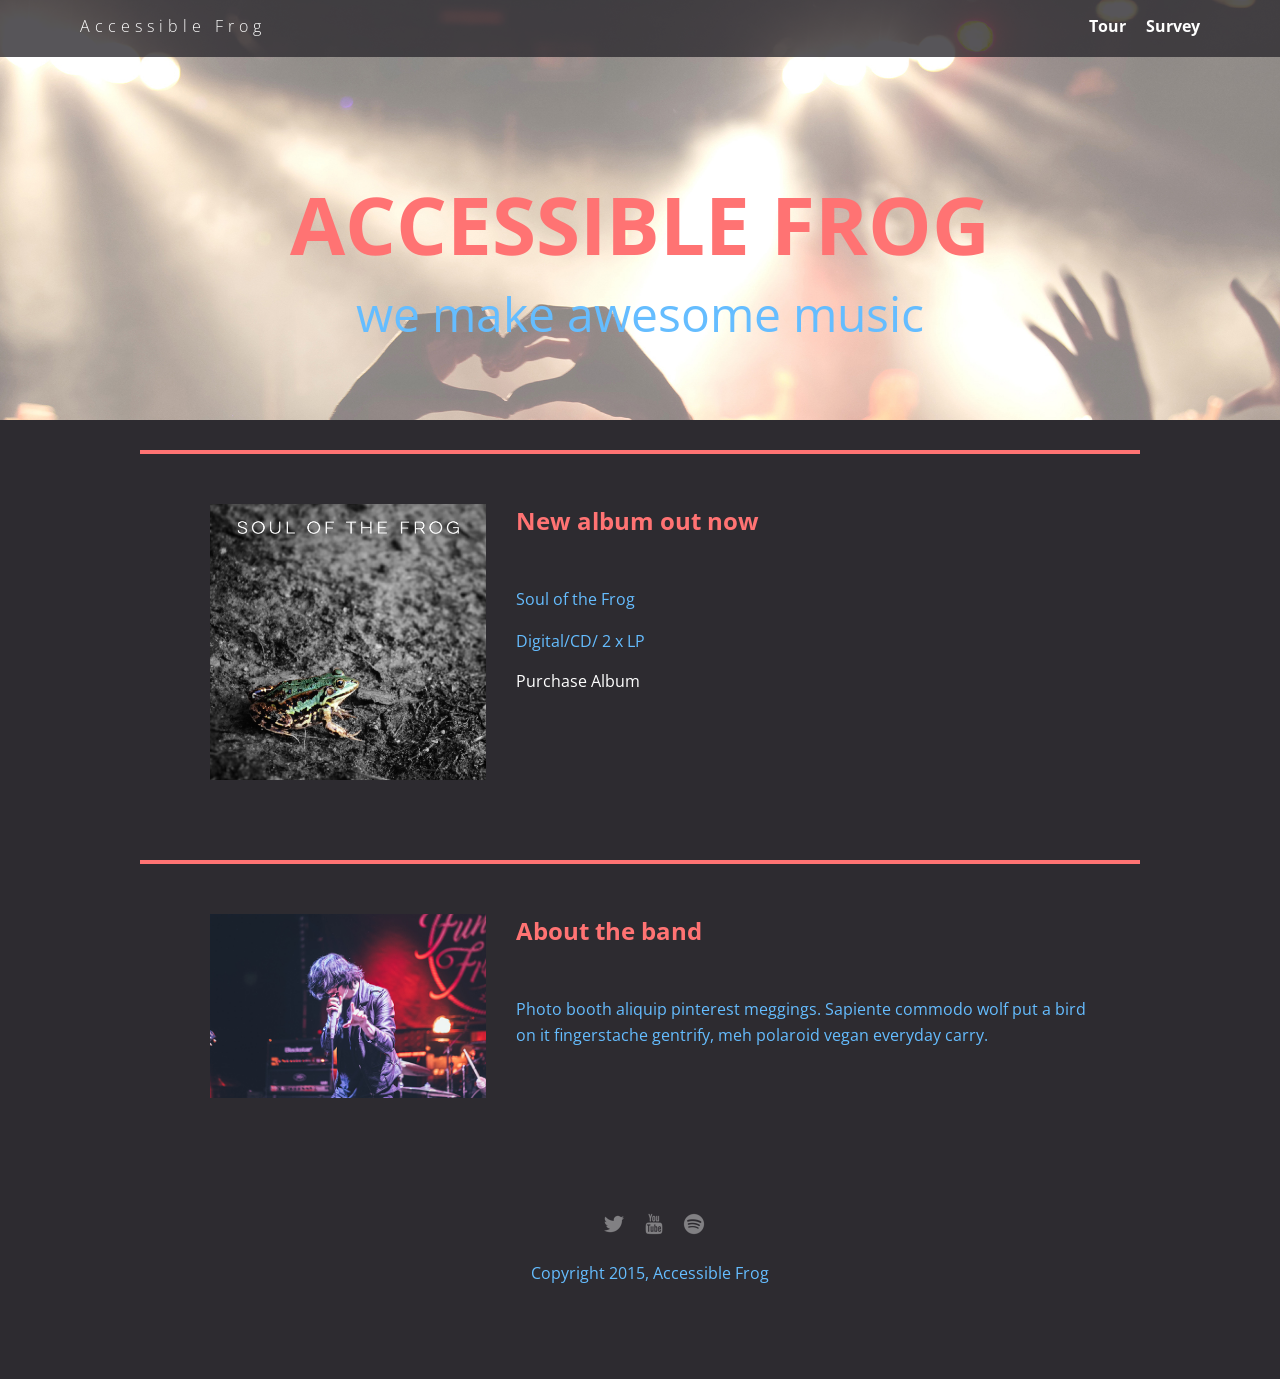
<file: Eighth_Project/index.html>
<!doctype html>
<html lang="en">
  <head>
      <meta charset="utf-8">
      <link href="css/normalize.css" rel="stylesheet" type="text/css" />
      <link href="css/main.css" rel="stylesheet" type="text/css" />
      <meta name="viewport" content="width=device-width, initial-scale=1, maximum-scale=1, user-scalable=0"/>
      <link href='https://fonts.googleapis.com/css?family=Open+Sans:400,300,600' rel='stylesheet' type='text/css'>
      <title>Accessible Frog</title>
  </head>

<body>
  <div class="main-nav" role="navigation">
    <ul class="nav">
      <li class="name"><a href="#">Accessible Frog</a></li>
      <li><a href="tour.html">Tour</a></li>
      <li><a href="survey.html">Survey</a></li>
    </ul>
  </div>

<header role="banner">
  <img id="banner" src="img/concert02_no_text.jpg" alt="">
    <h1>ACCESSIBLE FROG</h1>
  <p>we make awesome music</p>
</header>

<main role="main">
    
  <div class="card">  
    <div class="flex">
      <img class="photo" src= "img/soul_of_the_frog.jpg" alt="soul of the frog album front">
        <div class="information">
          <h2>New album out now</h2>
            <p>Soul of the Frog</p>
            <p>Digital/CD/ 2 x LP</p>
            <a href="#" class="buy">Purchase Album</a>
          </div>
        </div>
      </div>

    <div class="card" role="contentinfo">  
      <div class="flex">
        <img class="photo" src= "img/lead_singer.jpg" alt="band photo">
          <div class="information">
            <h2>About the band</h2>
              <p>Photo booth aliquip pinterest meggings. Sapiente commodo wolf put a bird on it fingerstache gentrify, meh polaroid vegan everyday carry.</p>
            </div>
          </div>
        </div>
</main>

<footer role="contentinfo">
  <ul>
    <li><a href="#" class="social twitter" aria-hidden="true"><img src= "img/twitter-32.png" alt="twitter logo"></a></li>
    <li><a href="#" class="social youtube" aria-hidden="true"><img src= "img/youtube-32.png" alt="youtube logo"></a></li>
    <li><a href="#" class="social spotify" aria-hidden="true"><img src= "img/spotify-32.png" alt="spotify logo"></a></li>
  </ul>
      <p class="copyright">Copyright 2015, Accessible Frog</p>
    </footer>
  </body>
</html>
</file>
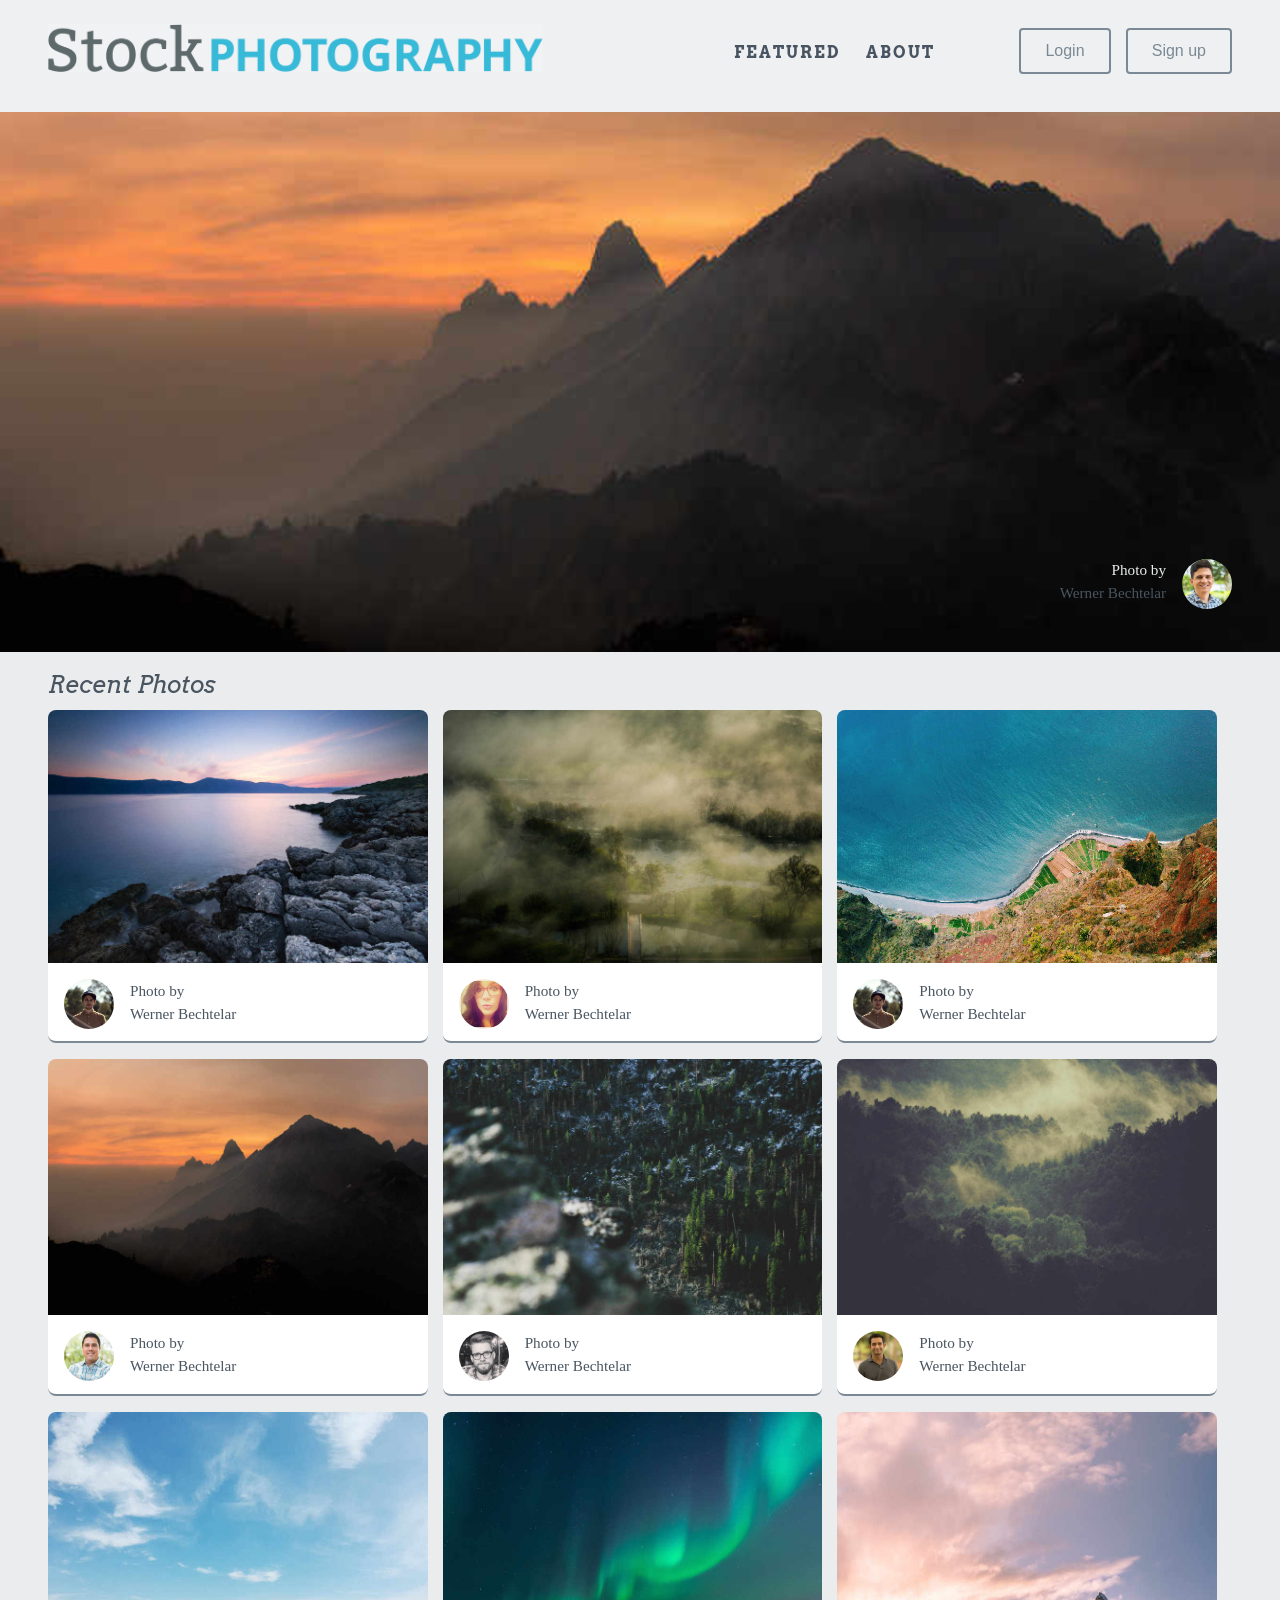
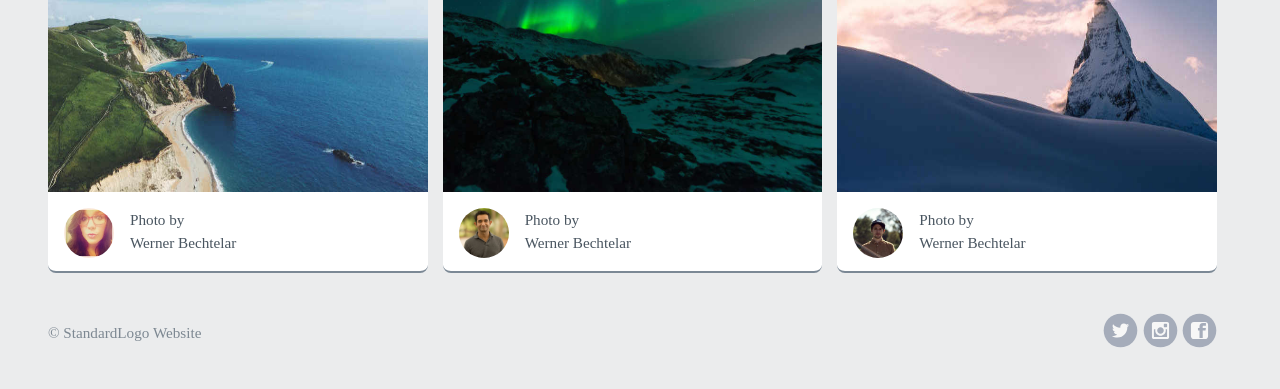
<file: Eleventh_Project/index.html>
<!doctype html>
<html lang="en">
  <head>
    <meta charset="UTF-8">
    <title>StockPHOTOGRAPHY</title>
    <link href="https://fonts.googleapis.com/css?family=Arvo:400/Ubuntu:400,500" rel="stylesheet">
    <link rel="stylesheet" href="css/main.min.css">
  </head>
    
  <body>
    <nav class="menu">
      <h1 class="logo">Stock<b>PHOTOGRAPHY</b></h1>
        <ul class="inline-list">
          <li><a href="#">Featured</a></li>
          <li><a href="#">About</a></li>
        </ul>

        <ul class="inline-list account">
          <li><a href="#">Login</a></li>
          <li><a href="#">Sign up</a></li>
        </ul>
    </nav>

    <section class="hero">
      <div class="info">
        <span class="attribution">Photo by <b>Werner Bechtelar</b></span>
          <img src="img/avatars/avatar1.png" alt="Photo"  class="avatar">
      </div>
    </section>

    <section class="image-grid">
      <h2>Recent Photos</h2>

      <div class="row" data-equalizer>

        <div class="medium-4 columns image">
          <a href="#" data-reveal-id="photo1-1"><img src="img/photos/photo1.jpg" alt="Photo"  data-equalizer-watch></a>

            <div class="info">
              <img src="img/avatars/avatar2.png" alt="Photo"  class="avatar">
                <span class="attribution">Photo by <b>Werner Bechtelar</b></span>
            </div>
        </div>
        
          <div class="medium-4 columns image">
            <a href="#" data-reveal-id="photo1-2"><img src="img/photos/photo2.jpg" alt="Photo"  data-equalizer-watch></a>
              <div class="info">
                <img src="img/avatars/avatar3.png" alt="Photo"  class="avatar">
                  <span class="attribution">Photo by <b>Werner Bechtelar</b></span>
                </div>
                </div>
              <div class="medium-4 columns image">
                <a href="#" data-reveal-id="photo1-3"><img src="img/photos/photo3.jpg" alt="Photo"  data-equalizer-watch></a>
                  <div class="info">
                    <img src="img/avatars/avatar4.png" alt="Photo"  class="avatar">
                      <span class="attribution">Photo by <b>Werner Bechtelar</b></span>
                </div>
              </div>
            </div>
            <div class="row" data-equalizer>
              <div class="medium-4 columns image">
                <a href="#" data-reveal-id="photo2-1"><img src="img/photos/photo4.jpg" alt="Photo"  data-equalizer-watch></a>
                  <div class="info">
                    <img src="img/avatars/avatar5.png" alt="Photo"  class="avatar">
                      <span class="attribution">Photo by <b>Werner Bechtelar</b></span>
                    </div>
                </div>
                <div class="medium-4 columns image">
                  <a href="#" data-reveal-id="photo2-2"><img src="img/photos/photo5.jpg" alt="Photo"  data-equalizer-watch></a>
                    <div class="info">
                      <img src="img/avatars/avatar6.png" alt="Photo"  class="avatar">
                        <span class="attribution">Photo by <b>Werner Bechtelar</b></span>
                    </div>
                </div>
                <div class="medium-4 columns image">
                  <a href="#" data-reveal-id="photo2-3"><img src="img/photos/photo6.jpg" alt="Photo"  data-equalizer-watch></a>
                    <div class="info">
                      <img src="img/avatars/avatar7.png" alt="Photo"  class="avatar">
                        <span class="attribution">Photo by <b>Werner Bechtelar</b></span>
                    </div>
                </div>
            </div>
            <div class="row" data-equalizer>
              <div class="medium-4 columns image">
                <a href="#" data-reveal-id="photo3-1"><img src="img/photos/photo7.jpg" alt="Photo"  data-equalizer-watch></a>
                  <div class="info">
                    <img src="img/avatars/avatar3.png" alt="Photo"  class="avatar">
                      <span class="attribution">Photo by <b>Werner Bechtelar</b></span>
                    </div>
                </div>
                <div class="medium-4 columns image">
                  <a href="#" data-reveal-id="photo3-2"><img src="img/photos/photo8.jpg" alt="Photo"  data-equalizer-watch></a>
                    <div class="info">
                      <img src="img/avatars/avatar7.png" alt="Photo"  class="avatar">
                        <span class="attribution">Photo by <b>Werner Bechtelar</b></span>
                    </div>
                </div>
                <div class="medium-4 columns image">
                  <a href="#" data-reveal-id="photo3-3"><img src="img/photos/photo9.jpg" alt="Photo"  data-equalizer-watch></a>
                    <div class="info">
                      <img src="img/avatars/avatar4.png" alt="Photo"  class="avatar">
                        <span class="attribution">Photo by <b>Werner Bechtelar</b></span>
                    </div>
                </div>
            </div>
        </section>
        
        <div id="photo1-1" class="reveal-modal" data-reveal aria-hidden="true" role="dialog">
            <h2 class="modalTitle">Photo</h2>
            <img src="img/photos/photo1.jpg" alt="Photo one" >
            <div class="info">
                <img src="img/avatars/avatar2.png" alt="Photo"  class="avatar">
                <span class="attribution">Photo by <b>Werner Bechtelar</b></span>
            </div>
            <a class="close-reveal-modal" aria-label="Close">&#215;</a>
        </div>
        <div id="photo1-2" class="reveal-modal" data-reveal aria-hidden="true" role="dialog">
            <h2 class="modalTitle">Photo</h2>
            <img src="img/photos/photo2.jpg" alt="Photo" >
            <div class="info">
                <img src="img/avatars/avatar3.png" alt="Photo"  class="avatar">
                <span class="attribution">Photo by <b>Werner Bechtelar</b></span>
            </div>
            <a class="close-reveal-modal" aria-label="Close">&#215;</a>
        </div>
        <div id="photo1-3" class="reveal-modal" data-reveal aria-hidden="true" role="dialog">
            <h2 class="modalTitle">Photo</h2>
            <img src="img/photos/photo3.jpg" alt="Photo" >
            <div class="info">
                <img src="img/avatars/avatar4.png" alt="Photo"  class="avatar">
                <span class="attribution">Photo by <b>Werner Bechtelar</b></span>
            </div>
            <a class="close-reveal-modal" aria-label="Close">&#215;</a>
        </div>
        <div id="photo2-1" class="reveal-modal" data-reveal aria-hidden="true" role="dialog">
            <h2 class="modalTitle">Photo</h2>
            <img src="img/photos/photo4.jpg" alt="Photo" >
            <div class="info">
                <img src="img/avatars/avatar5.png" alt="Photo"  class="avatar">
                <span class="attribution">Photo by <b>Werner Bechtelar</b></span>
            </div>
            <a class="close-reveal-modal" aria-label="Close">&#215;</a>
        </div>
        <div id="photo2-2" class="reveal-modal" data-reveal aria-hidden="true" role="dialog">
            <h2 class="modalTitle">Photo</h2>
            <img src="img/photos/photo5.jpg" alt="Photo" >
            <div class="info">
                <img src="img/avatars/avatar6.png" alt="Photo"  class="avatar">
                <span class="attribution">Photo by <b>Werner Bechtelar</b></span>
            </div>
            <a class="close-reveal-modal" aria-label="Close">&#215;</a>
        </div>
        <div id="photo2-3" class="reveal-modal" data-reveal aria-hidden="true" role="dialog">
            <h2 class="modalTitle">Photo</h2>
            <img src="img/photos/photo6.jpg" alt="Photo" >
            <div class="info">
                <img src="img/avatars/avatar7.png" alt="Photo"  class="avatar">
                <span class="attribution">Photo by <b>Werner Bechtelar</b></span>
            </div>
            <a class="close-reveal-modal" aria-label="Close">&#215;</a>
        </div>
        <div id="photo3-1" class="reveal-modal" data-reveal aria-hidden="true" role="dialog">
            <h2 class="modalTitle">Photo</h2>
            <img src="img/photos/photo7.jpg" alt="Photo" >
            <div class="info">
                <img src="img/avatars/avatar3.png" alt="Photo"  class="avatar">
                <span class="attribution">Photo by <b>Werner Bechtelar</b></span>
            </div>
            <a class="close-reveal-modal" aria-label="Close">&#215;</a>
        </div>
        <div id="photo3-2" class="reveal-modal" data-reveal aria-hidden="true" role="dialog">
            <h2 class="modalTitle">Photo</h2>
            <img src="img/photos/photo8.jpg" alt="Photo" >
            <div class="info">
                <img src="img/avatars/avatar7.png" alt="Photo"  class="avatar">
                <span class="attribution">Photo by <b>Werner Bechtelar</b></span>
            </div>
            <a class="close-reveal-modal" aria-label="Close">&#215;</a>
        </div>
        <div id="photo3-3" class="reveal-modal" data-reveal aria-hidden="true" role="dialog">
            <h2 class="modalTitle">Photo</h2>
            <img src="img/photos/photo9.jpg" alt="Photo" >
            <div class="info">
                <img src="img/avatars/avatar4.png" alt="Photo"  class="avatar">
                <span class="attribution">Photo by <b>Werner Bechtelar</b></span>
            </div>
            <a class="close-reveal-modal" aria-label="Close">&#215;</a>
        </div>

        <footer>
            <div class="row">
                <p class="medium-6 columns">&copy; StandardLogo Website</p>
                <div class="medium-6 columns social">
                    <a href="http://twitter.com"> 
                      <svg id="twitter" class="custom_icon" version="1.1" xmlns="http://www.w3.org/2000/svg" xmlns:xlink="http://www.w3.org/1999/xlink" viewBox="0 0 100 100" style="height:35px;width:35px;"><circle class="outer-shape" cx="50" cy="50" r="48" style="opacity: 1; fill: rgb(165, 172, 186);"></circle>
                          <path class="inner-shape" style="opacity:1;fill:#f7f7f7;" transform="translate(25,25) scale(0.5)" d="M99.001,19.428c-3.606,1.608-7.48,2.695-11.547,3.184c4.15-2.503,7.338-6.466,8.841-11.189 c-3.885,2.318-8.187,4-12.768,4.908c-3.667-3.931-8.893-6.387-14.676-6.387c-11.104,0-20.107,9.054-20.107,20.223 c0,1.585,0.177,3.128,0.52,4.609c-16.71-0.845-31.525-8.895-41.442-21.131C6.092,16.633,5.1,20.107,5.1,23.813 c0,7.017,3.55,13.208,8.945,16.834c-3.296-0.104-6.397-1.014-9.106-2.529c-0.002,0.085-0.002,0.17-0.002,0.255 c0,9.799,6.931,17.972,16.129,19.831c-1.688,0.463-3.463,0.71-5.297,0.71c-1.296,0-2.555-0.127-3.783-0.363 c2.559,8.034,9.984,13.882,18.782,14.045c-6.881,5.424-15.551,8.657-24.971,8.657c-1.623,0-3.223-0.096-4.796-0.282 c8.898,5.738,19.467,9.087,30.82,9.087c36.982,0,57.206-30.817,57.206-57.543c0-0.877-0.02-1.748-0.059-2.617 C92.896,27.045,96.305,23.482,99.001,19.428z"></path></svg></a>
                    
                    <a href="http://instagram.com">
                      <svg id="instagram" class="custom_icon" version="1.1" xmlns="http://www.w3.org/2000/svg" xmlns:xlink="http://www.w3.org/1999/xlink" viewBox="0 0 100 100" style="height:35px;width:35px;"><circle class="outer-shape" cx="50" cy="50" r="48" style="opacity: 1; fill: rgb(165, 172, 186);"></circle>
                          <path class="inner-shape" style="opacity:1;fill:#f7f7f7;" transform="translate(25,25) scale(0.5)" d="M88.2,1H11.8C5.85,1,1.026,5.827,1.026,11.781V88.22C1.026,94.174,5.85,99,11.8,99H88.2c5.95,0,10.774-4.826,10.774-10.78 V11.781C98.973,5.827,94.149,1,88.2,1z M49.946,31.184c10.356,0,18.752,8.4,18.752,18.762c0,10.361-8.396,18.761-18.752,18.761 s-18.752-8.4-18.752-18.761S39.589,31.184,49.946,31.184z M87.513,83.615c0,2.165-1.753,3.919-3.917,3.919H16.341 c-2.164,0-3.917-1.755-3.917-3.919v-41.06h8.508c-0.589,2.35-0.904,4.807-0.904,7.34c0,16.612,13.459,30.079,30.063,30.079 s30.063-13.466,30.063-30.079c0-2.533-0.315-4.99-0.904-7.34h8.263L87.513,83.615L87.513,83.615z M87.764,27.124 c0,2.165-1.754,3.919-3.918,3.919H72.723c-2.164,0-3.917-1.755-3.917-3.919v-11.13c0-2.165,1.754-3.919,3.917-3.919h11.123 c2.165,0,3.918,1.755,3.918,3.919V27.124z"></path></svg></a>

                    <a href="http://facebook.com"> 
                      <svg id="facebook_square" class="custom_icon" version="1.1" xmlns="http://www.w3.org/2000/svg" xmlns:xlink="http://www.w3.org/1999/xlink" viewBox="0 0 100 100" style="height:35px;width:35px;"><circle class="outer-shape" cx="50" cy="50" r="48" style="opacity: 1; fill: rgb(165, 172, 186);"></circle>
                          <path class="inner-shape" style="opacity:1;fill:#f7f7f7;" transform="translate(25,25) scale(0.5)" d="M82.667,1H17.335C8.351,1,1,8.351,1,17.336v65.329c0,8.99,7.351,16.335,16.334,16.335h65.332 C91.652,99.001,99,91.655,99,82.665V17.337C99,8.353,91.652,1.001,82.667,1L82.667,1z M84.318,50H68.375v42.875H50V50h-8.855V35.973 H50v-9.11c0-12.378,5.339-19.739,19.894-19.739h16.772V22.3H72.967c-4.066-0.007-4.57,2.12-4.57,6.078l-0.023,7.594H86.75 l-2.431,14.027V50z"></path></svg></a>
                </div>
            </div>
        </footer>
    <script src="https://ajax.googleapis.com/ajax/libs/jquery/2.1.4/jquery.min.js"></script>
    <script src="js/main.min.js"></script>
    <script>
      $(document).foundation();
    </script>
  </body>
</html>
</file>
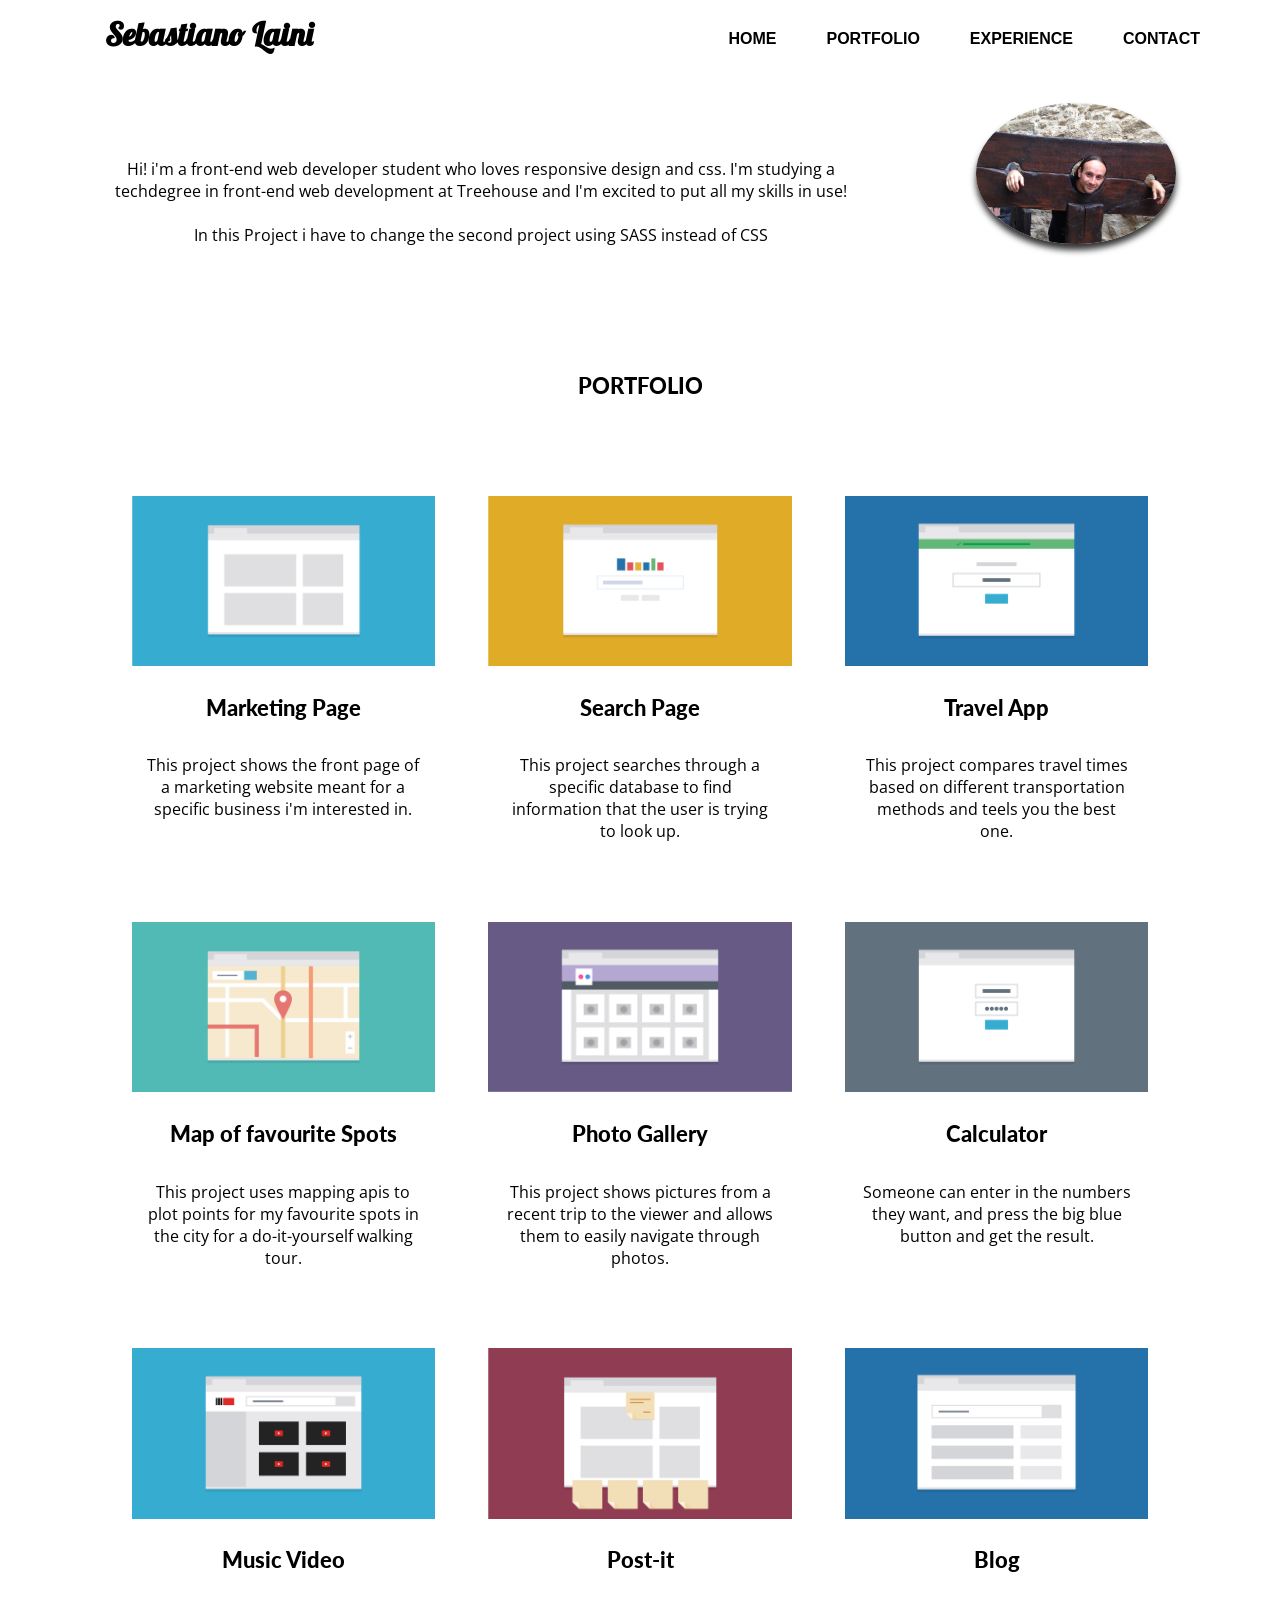
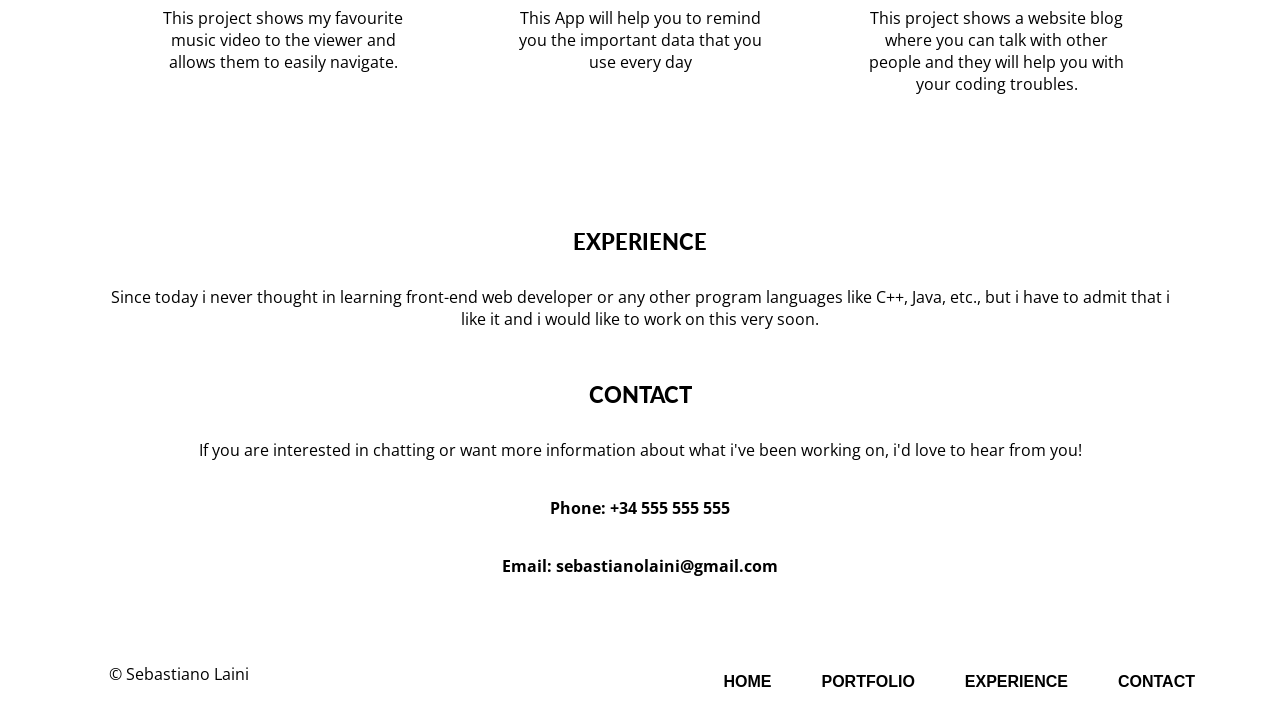
<file: Fifth_Project/index.html>
<!doctype html>
<html lang="en">
<head>
  <meta charset="utf-8">
  <title>Sebastiano Laini's responsive with sass</title>
  <link rel="stylesheet" href="css/normalize.css">
  <link href='https://fonts.googleapis.com/css?family=Open+Sans' rel='stylesheet' type='text/css'>
  <link href='https://fonts.googleapis.com/css?family=Lobster' rel='stylesheet' type='text/css'>
  <link href='https://fonts.googleapis.com/css?family=Lato:900' rel='stylesheet' type='text/css'>
  <link rel="stylesheet" href="css/main.css">
  <meta name="viewport" content="width=device-width, initial-scale=1.0">
</head>

<body>
  <div class="wrapper">

<header class="header">  
  <button type="button" class="toggle_btn"> </button> 
    <H1 class="name" >Sebastiano Laini</H1>
      <ul class="nav"> 
        <li><a href="index.html">HOME</a></li>
        <li><a href="#gallery">PORTFOLIO</a></li>
        <li><a href="#experience">EXPERIENCE</a></li>
        <li><a href="#contact">CONTACT</a></li>
     </ul>
  <img src="img/profile_photo.png" alt="profile's photo" id="logo">
    <P class="intro">Hi! i'm a front-end web developer student who loves responsive design and css. I'm studying a techdegree in front-end web development at Treehouse and I'm excited to put all my skills in use! <br> <br> In this Project i have to change the second project using SASS instead of CSS</p>
  </header>

  <h2 id="gallery">PORTFOLIO</h2>
      <ul class="gallery">
        <li>
          <img src="img/portfolio_1.png" alt="Marketing page">
            <h2>Marketing Page</h2>
          <p>This project shows the front page of a marketing website meant for a specific business i'm interested in.</p>
        </li>
        
        <li>
          <img src="img/portfolio_2.png" alt="Search Page">
            <h2>Search Page</h2>
          <p>This project searches through a specific database to find information that the user is trying to look up.</p>
        </li>
        
        <li>
          <img src="img/portfolio_3.png" alt="Travel App">
            <h2>Travel App</h2>
          <p>This project compares travel times based on different transportation methods and teels you the best one.</p>
        </li>
        
        <li>
          <img src="img/portfolio_6.png" alt="Map of favourite Spots">
            <h2>Map of favourite Spots</h2>
          <p>This project uses mapping apis to plot points for my favourite spots in the city for a do-it-yourself walking tour.</p>
        </li>
        
        <li>
          <img src="img/portfolio_5.png" alt="Photo Gallery">
            <h2>Photo Gallery</h2>
          <p>This project shows pictures from a recent trip to the viewer and allows them to easily navigate through photos.</p>
        </li>
        
        <li>
          <img src="img/portfolio_4.png" alt="Calculator">
            <h2>Calculator</h2>
          <p>Someone can enter in the numbers they want, and press the big blue button and get the result.</p>
        </li>
        
        <li>
          <img src="img/portfolio_8.png" alt="Music Video">
            <h2>Music Video</h2>
          <p>This project shows my favourite music video to the viewer and allows them to easily navigate.</p>
        </li>
        
        <li>
          <img src="img/portfolio_14.png" alt="Post-it">
            <h2>Post-it</h2>
          <p>This App will help you to remind you the important data that you use every day</p>
        </li>
        
        <li>
          <img src="img/portfolio_11.png" alt="Blog">
            <h2>Blog</h2>
          <p>This project shows a website blog where you can talk with other people and they will help you with your coding troubles.</p>
        </li>
      </ul>
    
  <div id="experience">
    <h2>EXPERIENCE</h2>
      <p>Since today i never thought in learning front-end web developer or any other program languages like C++, Java, etc., but i have to admit that i like it and i would like to work on this very soon.</p>
  </div>
    
  <div id="contact">
    <h2>CONTACT</h2>
      <p>If you are interested in chatting or want more information about what i've been working on, i'd love to hear from you!</p>
        <p class="phone"><a href="tel:+34555555555">Phone: +34 555 555 555</a>
      <p class="mail"><a href="mailto:sebastianolaini@gmail.com">Email: sebastianolaini@gmail.com</a></p>
    </div>

<footer>
  <div id="foot">
    <p class="foot-name">&copy; Sebastiano Laini</p>
      <p class="top"><a href="#top">Back to top</a></p>
        <ul class="foot-nav">
          <li><a href="index.html">HOME</a></li>
          <li><a href="#gallery">PORTFOLIO</a></li>
          <li><a href="#experience">EXPERIENCE</a></li>
          <li><a href="#contact">CONTACT</a></li>
        </ul>
      </div>
    </footer>
  </div>
    <script src="js/jquery-3.0.0.min.js" type="text/javascript" charset="utf-8"></script>
    <script src="js/main.js" type="text/javascript" charset="utf-8"></script>
  </body>
</html>
</file>
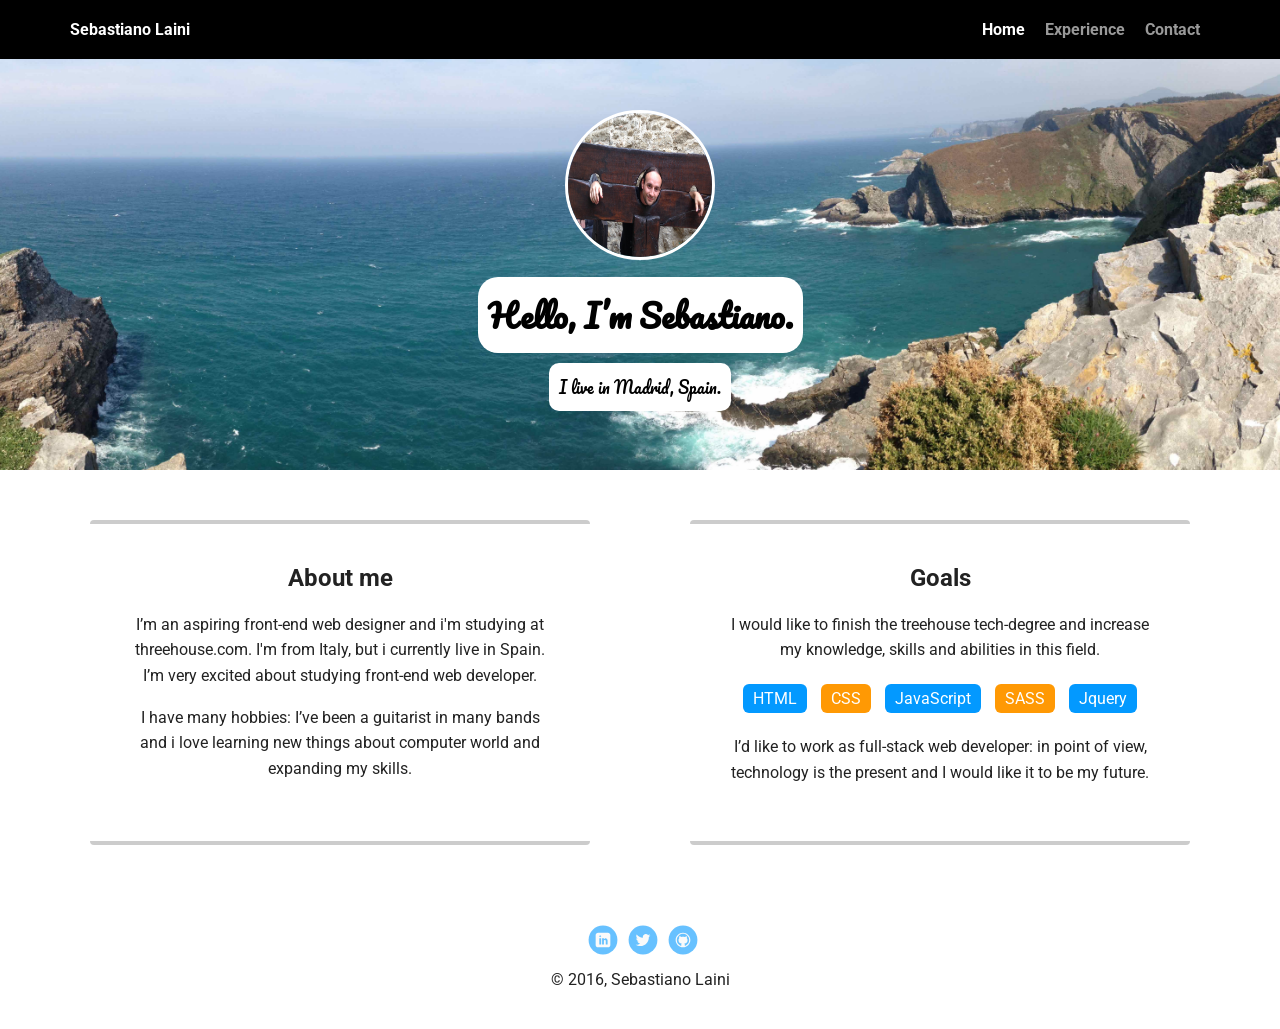
<file: First_Project/index.html>
<!doctype html>
<html lang="en">
<head>
  <meta charset="utf-8">
  <title>Sebastiano Laini's Profile</title>
  <link rel="stylesheet" href="css/normalize.css">
  <link rel="stylesheet" href="css/main.css">
  <link rel="stylesheet" href="css/responsive.css">
  <meta name="viewport" content="width=device-width, initial-scale=1.0">
  <link href="https://fonts.googleapis.com/css?family=Muli%7CRoboto:400,300,500,700,900" rel="stylesheet">
  <link href='https://fonts.googleapis.com/css?family=Pacifico' rel='stylesheet' type='text/css'>
  </head>
  <body>

    <div class="main-nav">
        <ul class="nav">
          <li class="name">Sebastiano Laini</li>
          <li><a href="index.html" class="selected">Home</a></li>
          <li><a href="experience.html">Experience</a></li>
          <li><a href="contact.html">Contact</a></li>
        </ul>
     </div>

    <header class="header header_a">
      <img src="images/me.jpg" alt="Sebastiano's profile photo" class="profile-image">
        <h1 class="tag name">Hello, I’m Sebastiano.</h1>
      <p class="tag location">I live in Madrid, Spain.</p>
    </header>

  <main class="flex">
      <div class="card">
        <h2>About me</h2>
          <p>I’m an aspiring front-end web designer and i'm studying at threehouse.com. I'm from Italy, but i currently live in Spain. I’m very excited about studying front-end web developer.</p>
        <p>I have many hobbies: I’ve been a guitarist in many bands and i love learning new things about computer world and expanding my skills.</p>
      </div> 

      <div class="card">
        <h2>Goals</h2>
          <p>I would like to finish the treehouse tech-degree and increase my knowledge, skills and abilities in this field.</p>
            <ul class="skills">
              <li>HTML</li>
              <li>CSS</li>
              <li>JavaScript</li>
              <li>SASS</li>
              <li>Jquery</li>
            </ul>
          <p>I’d like to work as full-stack web developer: in point of view, technology is the present and I would like it to be my future.</p>
      </div> 
  </main>

    <footer class="foot">
        <ul>
          <li><a href="https://es.linkedin.com/in/sebastiano-laini-a9735589" class="social linkedin">LinkedIn</a></li>
          <li><a href="https://twitter.com/SebastianoLaini" class="social twitter">Twitter</a></li>
          <li><a href="https://github.com/sebalaini" class="social github">Github</a></li>
        </ul>
      <p class="copyright">&copy; 2016, Sebastiano Laini</p>
    </footer>
  </body>
  </html>
</file>
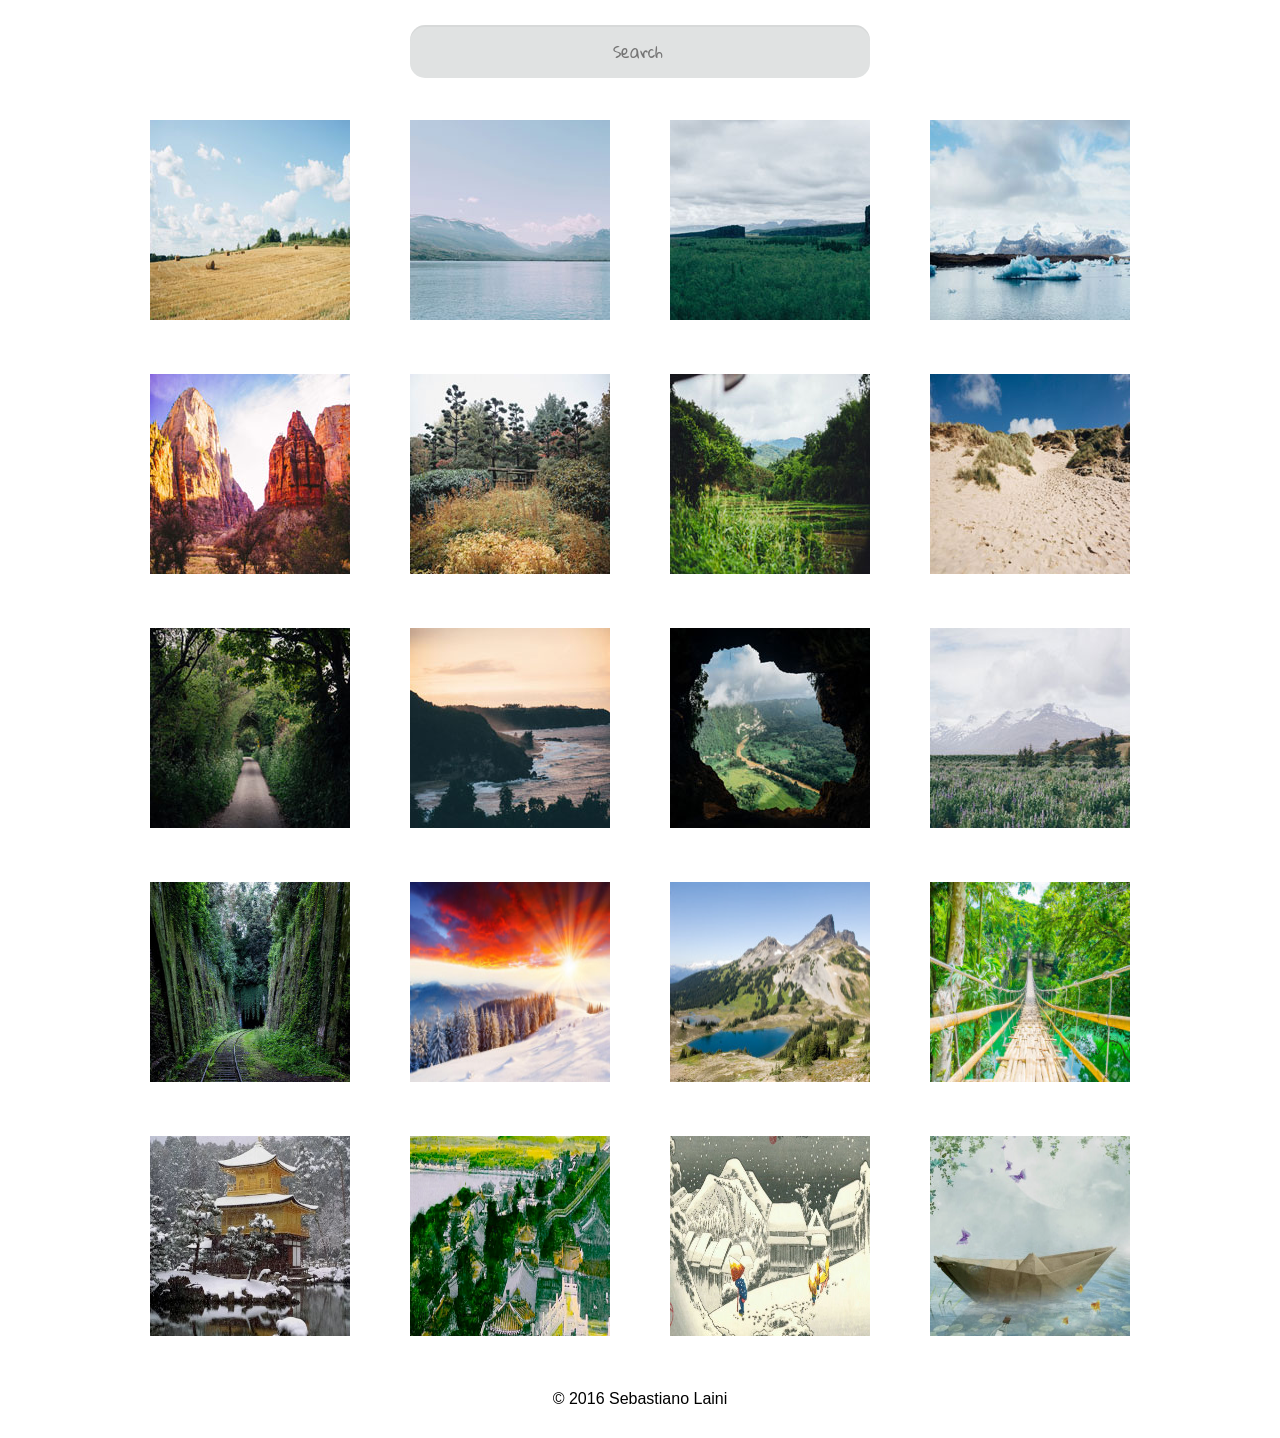
<file: Forth_Project/index.html>
<!doctype html>
<html>
<head>
  <meta charset="utf-8">
  <meta name="viewport" content="width=device-width, initial-scale=1.0">
    <title>Sebastiano Laini's Photo Gallery</title>
  <link href='https://fonts.googleapis.com/css?family=Gloria+Hallelujah' rel='stylesheet' type='text/css'>
  <link rel="stylesheet" href="css/normalize.css">
  <link rel="stylesheet" href="css/main.css">
  <link rel="stylesheet" href="css/responsive.css">  
</head>

<body>
<div class="wrapper">

  <header>
    <input id="search" type="search" name="photosearch" placeholder="Search">
  </header>

  <div class="gallery"> 
    
    <a href="img/01.jpg"><img src="img/Thumbnails/01.jpg" alt="Hay Bales"><span>I love hay bales. Took this snap on a drive through the countryside past some straw fields.</span></a>
            
    <a href="img/02.jpg"><img src="img/Thumbnails/02.jpg" alt="Lake"><span>The lake was so calm today. We had a great view of the snow on the mountains from here.</span></a>
            
    <a href="img/03.jpg"><img src="img/Thumbnails/03.jpg" alt="Canyon"><span>I hiked to the top of the mountain and got this picture of the canyon and trees below.</span></a>
            
    <a href="img/04.jpg"><img src="img/Thumbnails/04.jpg" alt="Iceberg"><span>It was amazing to see an iceberg up close, it was so cold but didn’t snow today.</span></a>
            
    <a href="img/05.jpg"><img src="img/Thumbnails/05.jpg" alt="Desert"><span>The red cliffs were beautiful. It was really hot in the desert but we did a lot of walking through the canyons.</span></a>
            
    <a href="img/06.jpg"><img src="img/Thumbnails/06.jpg" alt="Fall"><span>Fall is coming, I love when the leaves on the trees start to change color.</span></a>
            
    <a href="img/07.jpg"><img src="img/Thumbnails/07.jpg" alt="Plantation"><span>I drove past this plantation yesterday, everything is so green!</span></a>
            
    <a href="img/08.jpg"><img src="img/Thumbnails/08.jpg" alt="Dunes"><span>My summer vacation to the Oregon Coast. I love the sandy dunes!</span></a>
            
    <a href="img/09.jpg"><img src="img/Thumbnails/09.jpg" alt="Countryside Lane"><span>We enjoyed a quiet stroll down this countryside lane. </span></a>
            
    <a href="img/10.jpg"><img src="img/Thumbnails/10.jpg" alt="Sunset"><span>Sunset at the coast! The sky turned a lovely shade of orange.</span></a>
            
    <a href="img/11.jpg"><img src="img/Thumbnails/11.jpg" alt="Cave"><span>I did a tour of a cave today and the view of the landscape below was breathtaking.</span></a>
            
    <a href="img/12.jpg"><img src="img/Thumbnails/12.jpg" alt="Bluebells"><span>I walked through this meadow of bluebells and got a good view of the snow on the mountain before the fog came in.</span></a> 

    <a href="img/13.jpg"><img src="img/Thumbnails/13.jpg" alt="Railway"><span>Two roads diverged in a wood and I, I took the one less traveled by, and that has made all the difference..</span></a> 

    <a href="img/14.jpg"><img src="img/Thumbnails/14.jpg" alt="sunset"><span>A beaitiful sunset that was mistaken for a down.</span></a> 

    <a href="img/15.jpg"><img src="img/Thumbnails/15.jpg" alt="Lake"><span>After a long walk in the woods I reach a peaceful mountain lakes</span></a> 

    <a href="img/16.jpg"><img src="img/Thumbnails/16.jpg" alt="Bridge"><span>I walked in a bamboo forest until i arrived at this beatiful bridge that across the river.</span></a>

    <a href="https://www.youtube.com/embed/CTKo9CKswW4" class="video"><img src="img/Thumbnails/17.jpg" alt="dark temple"><span>Japanese music about a mysterious temple hidden up in the snowy mountains of Japan, and it is said that nobody lives there.</span></a>

    <a href="https://www.youtube.com/embed/xHDI7l0JgVc" class="video"><img src="img/Thumbnails/18.jpg" alt="jade palace"><span>Beautiful Chinese music about a princess who visits the royal palace to meet up with the emperor's son.</span></a>

    <a href="https://www.youtube.com/embed/LJ81S2s45No" class="video"><img src="img/Thumbnails/19.jpg" alt="falling snow"><span>Sad Japanese music about snow falling in a mountain village in Japan.</span></a>

    <a href="https://www.youtube.com/embed/x5w-vCD3TLk" class="video"><img src="img/Thumbnails/20.jpg" alt="origmami master"><span>Beautiful Japanese music about a talented and shy young lady who is often seen alone near a blue lake making origami, and it is rumored that she is able to make her origami come alive.</span></a>
  </div>

<footer>
  <p>&copy; 2016 Sebastiano Laini</p>
</footer>
  </div>

    <script src="js/jquery-2.2.3.min.js" type="text/javascript" charset="utf-8"></script>
    <script src="js/main.js" type="text/javascript" charset="utf-8"></script>
  </body>
</html>
</file>
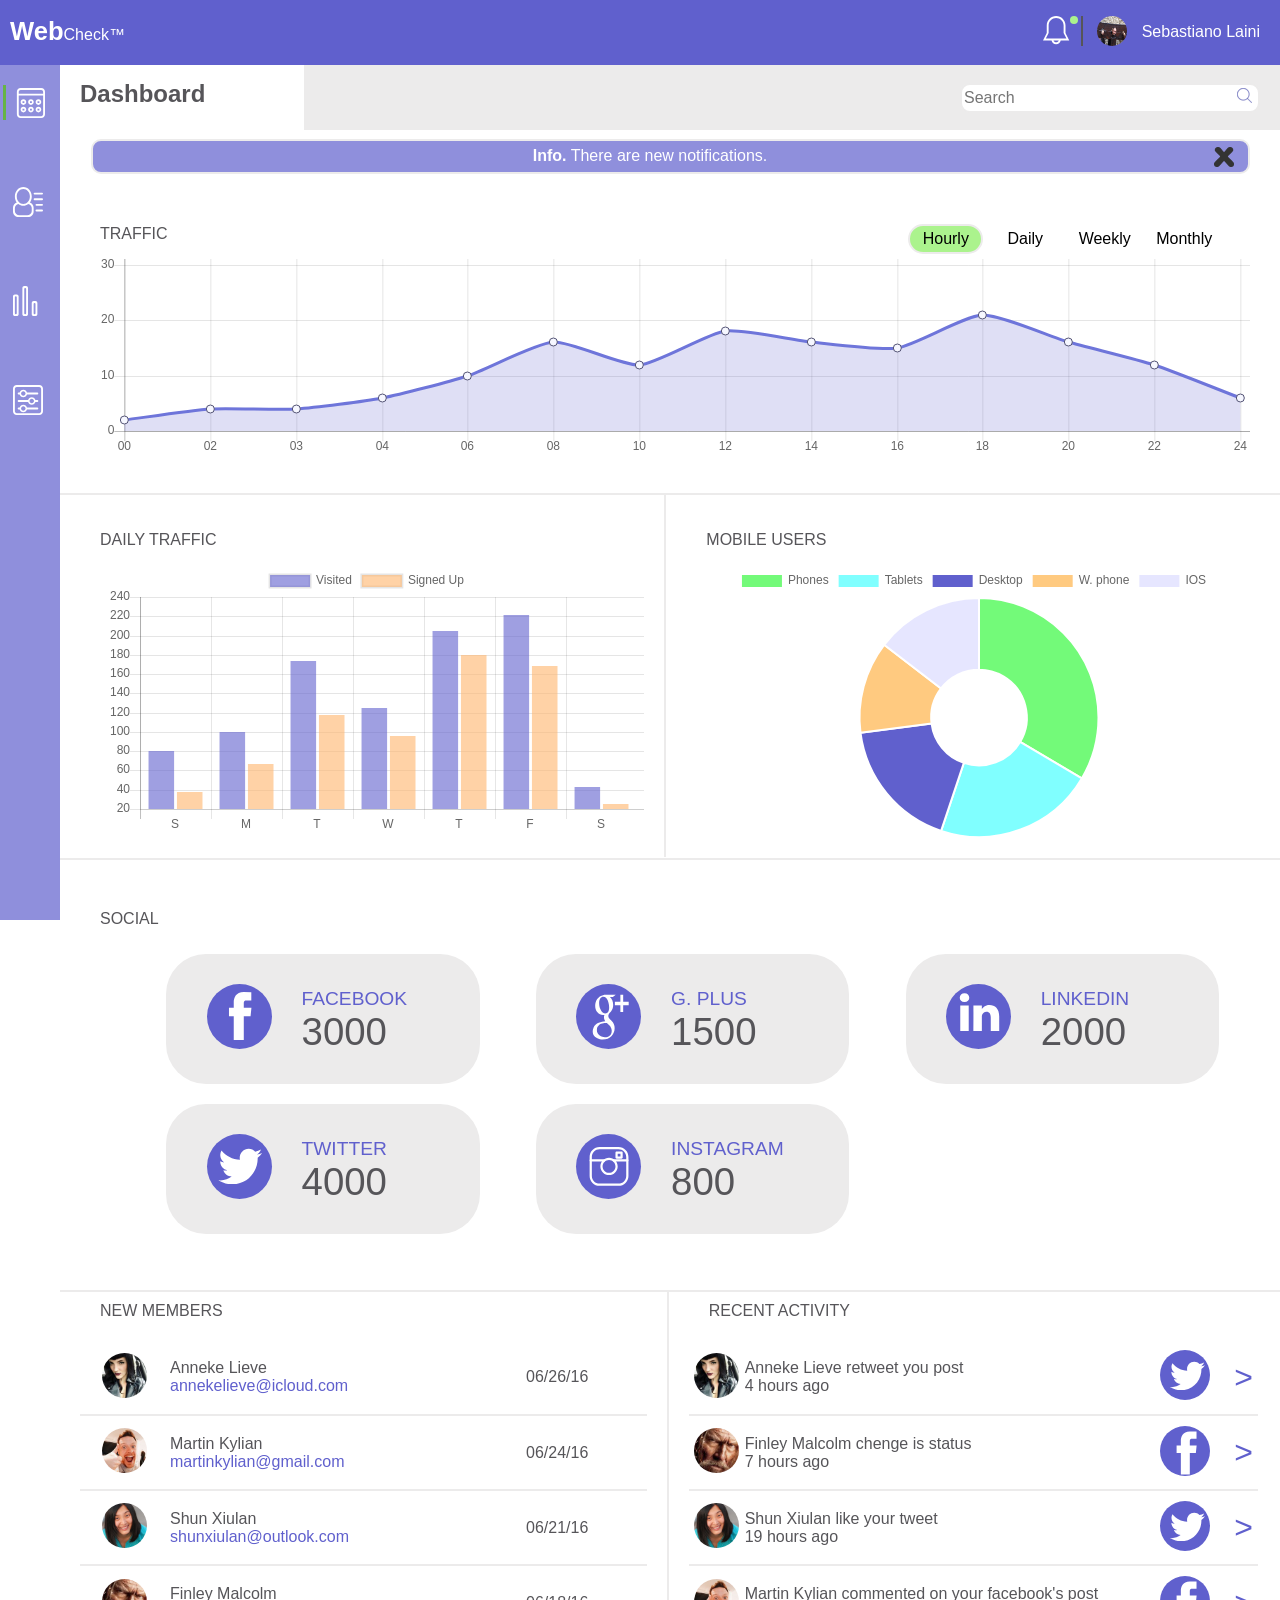
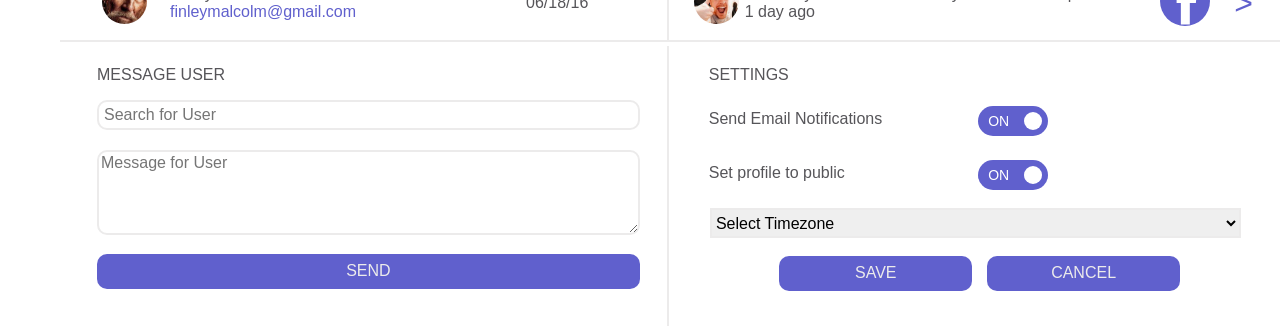
<file: Ninth_Project/index.html>
<!doctype html>
<html lang="en">
<head>
  <meta charset="utf-8">
  <title>Sebastiano Laini's Web Inspector</title>
  <link rel="stylesheet" href="css/normalize.css">
  <link rel="stylesheet" href="css/main.css">
  <meta name="viewport" content="width=device-width, initial-scale=1.0">
  </head>

<body>
  <div id="wrapper">
     
  <header>
    <a class="logo"><span class="bold">Web</span><span class="light">Check</span>&trade;</a> 
        
      <ul class="main_nav">
        <li class="notifications"><a href="" class="not_btn"> <div class="not_circle"> </div> </a></li>
        <li class="profile"><a></a></li>
        <li class="name">Sebastiano Laini</li>
      </ul>
  </header>
  
     
    <ul class="left_nav">
      <li id="active" class="dashboard"><a href="index.html"></a></li>
      <li class="members"><a href=""></a></li>
      <li class="visits"><a href=""></a></li>
      <li class="settings"><a href=""></a></li>
    </ul>
  
  <main>
    <div class="search">
      <h1>Dashboard</h1>
        <div class="search_div">
          <form class="search_form">
     
          <label for="search"></label>
          <input id="search" type="text" class="search" name="search" placeholder="Search">
            
      </form>
    </div>   
  </div>

  <div class="alert_div">
    
    <div class="alert alert_info">
      <p class="alert_p"><strong>Info.</strong> There are new notifications.</p>
        <button type="button" class="close"> <img src="img/x.png" alt=""> </button>
    </div>

    <div class="alert" id="info_1">
      <p class="alert_p"><strong>Info.</strong> There are new Members.</p>
        <button type="button" class="close" id="close_1"> <img src="img/x.png" alt=""> </button>
    </div>

    <div class="alert" id="info_2">
      <p class="alert_p"><strong>Info.</strong> There are new members activity.</p> 
        <button type="button" class="close" id="close_2"> <img src="img/x.png" alt=""> </button>
    </div>

  </div>
  
  <div class="linear_chart">
    <p class="traffic">TRAFFIC</p> 
      <div class="btn_div">
        <button type="button" class="chart_btn" id="hourly">Hourly</button>
        <button type="button" class="chart_btn" id="daily">Daily</button>
        <button type="button" class="chart_btn" id="weekly">Weekly</button>
        <button type="button" class="chart_btn" id="monthly">Monthly</button>
      </div>

  <div id="chart" >
    <canvas id="lineChart_weekly"></canvas>
    <canvas id="lineChart_hourly"></canvas>
    <canvas id="lineChart_daily"></canvas>
    <canvas id="lineChart_monthly"></canvas>
  </div>

  </div>

<div class="barpie_chart">

  <div id="barChart_div">
    <p class="dailyTraffic">DAILY TRAFFIC</p>
      <canvas id="barChart"></canvas>
  </div>
  
  <div id="pieChart_div">
    <p class="mobileUsers">MOBILE USERS</p>
      <canvas id="pieChart"></canvas>
  </div>
</div>

  <div id="social_div">
    
    <p class="social">SOCIAL</p>
    <ul class="social_ul">
      <li class="social_li">
        <div class="social_div">
          <svg height="56" width="56" viewBox="-2 -2 56 56">
            <path d="M40.43,21.739h-7.645v-5.014c0-1.883,1.248-2.322,2.127-2.322c0.877,0,5.395,0,5.395,0V6.125l-7.43-0.029  c-8.248,0-10.125,6.174-10.125,10.125v5.518h-4.77v8.53h4.77c0,10.947,0,24.137,0,24.137h10.033c0,0,0-13.32,0-24.137h6.77  L40.43,21.739z"/></svg></div>
              <p class="text">FACEBOOK  <br>
                <span class="number">3000</span></p>                
      </li>
      
      <li class="social_li">
        <div class="social_div">
          <svg height="57" width="57" viewBox="-3 -2 32 32" xml:space="preserve">
            <path d="M16.209,24.317c0,-0.237 0,-0.394 -0.064,-0.63c-0.063,-0.157 -0.063,-0.393 -0.126,-0.551c-0.063,-0.157 -0.126,-0.315 -0.189,-0.551c-0.127,-0.157 -0.19,-0.314 -0.253,-0.472c-0.063,-0.157 -0.189,-0.236 -0.315,-0.472c-0.127,-0.157 -0.253,-0.315 -0.316,-0.393c-0.063,-0.079 -0.189,-0.236 -0.379,-0.394c-0.189,-0.157 -0.316,-0.315 -0.379,-0.315c-0.063,0 -0.189,-0.157 -0.378,-0.314c-0.19,-0.158 -0.316,-0.315 -0.379,-0.315c-0.126,0 -0.316,0 -0.632,0c-0.441,0 -0.883,0 -1.262,0.079c-0.442,0.078 -0.884,0.157 -1.326,0.393c-0.442,0.157 -0.821,0.393 -1.199,0.708c-0.379,0.315 -0.632,0.63 -0.821,1.102c-0.189,0.472 -0.316,1.023 -0.316,1.652c0,0.709 0.127,1.338 0.442,1.81c0.316,0.551 0.695,0.945 1.137,1.259c0.441,0.315 0.947,0.551 1.452,0.709c0.505,0.157 1.01,0.236 1.515,0.236c0.505,0 0.947,-0.079 1.389,-0.158c0.441,-0.157 0.82,-0.315 1.199,-0.629c0.379,-0.236 0.694,-0.63 0.884,-1.102c0.189,-0.472 0.316,-1.023 0.316,-1.652ZM14.757,11.254c0,-0.63 -0.064,-1.259 -0.19,-1.967c-0.126,-0.709 -0.316,-1.338 -0.568,-1.968c-0.253,-0.629 -0.568,-1.18 -1.01,-1.573c-0.442,-0.394 -0.947,-0.63 -1.452,-0.63c-0.758,0 -1.326,0.315 -1.768,1.023c-0.442,0.708 -0.631,1.495 -0.631,2.518c0,0.472 0.063,0.944 0.126,1.495c0.063,0.551 0.253,1.023 0.442,1.574c0.189,0.551 0.442,1.023 0.695,1.416c0.252,0.394 0.568,0.787 0.946,1.023c0.379,0.236 0.758,0.394 1.2,0.394c0.758,0 1.326,-0.315 1.704,-0.944c0.316,-0.551 0.506,-1.338 0.506,-2.361ZM13.178,4.093l5.303,0l-1.641,1.18l-1.642,0c0.569,0.473 1.011,1.102 1.326,1.889c0.316,0.787 0.505,1.652 0.505,2.518c0,0.708 -0.063,1.416 -0.252,1.967c-0.19,0.551 -0.442,1.023 -0.695,1.417c-0.252,0.315 -0.505,0.708 -0.82,0.944c-0.253,0.315 -0.505,0.63 -0.695,0.944c-0.189,0.315 -0.252,0.63 -0.252,1.023c0,0.236 0.063,0.551 0.189,0.787c0.126,0.236 0.316,0.472 0.505,0.708c0.189,0.237 0.442,0.473 0.694,0.709c0.253,0.236 0.506,0.55 0.758,0.865c0.253,0.315 0.505,0.63 0.694,1.023c0.19,0.394 0.379,0.787 0.505,1.259c0.127,0.472 0.19,1.023 0.19,1.574c0,1.653 -0.568,3.069 -1.705,4.249c-1.199,1.338 -2.904,1.968 -5.113,1.968c-0.505,0 -0.947,-0.079 -1.452,-0.158c-0.505,-0.078 -1.01,-0.236 -1.452,-0.472c-0.505,-0.236 -0.947,-0.551 -1.326,-0.865c-0.379,-0.315 -0.694,-0.787 -0.947,-1.338c-0.189,-0.472 -0.316,-1.023 -0.316,-1.731c0,-0.63 0.127,-1.259 0.442,-2.046c0.253,-0.63 0.632,-1.181 1.137,-1.653c0.505,-0.472 1.136,-0.865 1.767,-1.102c0.632,-0.236 1.263,-0.393 1.894,-0.55c0.568,-0.079 1.2,-0.158 1.831,-0.236c-0.505,-0.866 -0.757,-1.574 -0.757,-2.282c0,-0.158 0,-0.237 0,-0.394c0,-0.079 0.063,-0.236 0.063,-0.315c0,-0.078 0.063,-0.157 0.126,-0.314c0.063,-0.158 0.063,-0.237 0.063,-0.315c-0.316,0.078 -0.631,0.078 -0.821,0.078c-1.199,0 -2.209,-0.472 -3.093,-1.495c-0.884,-1.023 -1.263,-2.203 -1.263,-3.698c0,-1.417 0.379,-2.676 1.137,-3.777c0.757,-1.023 1.704,-1.731 2.841,-2.046c0.757,-0.236 1.515,-0.315 2.272,-0.315ZM25.741,7.949l0,1.967l-3.093,0l0,3.856l-1.578,0l0,-3.856l-3.094,0l0,-1.967l3.094,0l0,-3.856l1.578,0l0,3.856l3.093,0Z"/></svg></div>
              <p class="text">G. PLUS <br>
                <span class="number">1500</span></p>
      </li>
      
      <li class="social_li">
        <div class="social_div">
          <svg height="56" width="56" viewBox="-10 0 200 200">
            <path d="M63.992,167.85l0,-90.884l-30.208,0l0,90.884l30.208,0ZM48.892,64.55c10.534,0 17.091,-6.979 17.091,-15.7c-0.196,-8.918 -6.557,-15.703 -16.891,-15.703c-10.333,0 -17.09,6.785 -17.09,15.703c0,8.722 6.555,15.7 16.693,15.7l0.197,0Z" style="fill:#fff;fill-rule:nonzero;"/><path d="M80.712,167.85l30.208,0l0,-50.754c0,-2.716 0.196,-5.43 0.994,-7.371c2.184,-5.428 7.154,-11.049 15.499,-11.049c10.931,0 15.304,8.335 15.304,20.552l0,48.622l30.206,-0.001l0,-52.112c0,-27.916 -14.903,-40.905 -34.778,-40.905c-16.296,0 -23.451,9.109 -27.426,15.313l0.202,0l0,-13.181l-30.208,0c0.396,8.528 0,90.884 0,90.884l-0.001,0.002Z" style="fill:#fff;fill-rule:nonzero;"/></svg></div>
            <p class="text">LINKEDIN <br>
                <span class="number">2000</span></p>
      </li>
      
      <li class="social_li">
        <div class="social_div">
          <svg height="50" width="50" viewBox="-90 -150 700 700">
            <path d="M612,116.258c-22.525,9.981-46.694,16.75-72.088,19.772c25.929-15.527,45.777-40.155,55.184-69.411    c-24.322,14.379-51.169,24.82-79.775,30.48c-22.907-24.437-55.49-39.658-91.63-39.658c-69.334,0-125.551,56.217-125.551,125.513    c0,9.828,1.109,19.427,3.251,28.606C197.065,206.32,104.556,156.337,42.641,80.386c-10.823,18.51-16.98,40.078-16.98,63.101    c0,43.559,22.181,81.993,55.835,104.479c-20.575-0.688-39.926-6.348-56.867-15.756v1.568c0,60.806,43.291,111.554,100.693,123.104    c-10.517,2.83-21.607,4.398-33.08,4.398c-8.107,0-15.947-0.803-23.634-2.333c15.985,49.907,62.336,86.199,117.253,87.194    c-42.947,33.654-97.099,53.655-155.916,53.655c-10.134,0-20.116-0.612-29.944-1.721c55.567,35.681,121.536,56.485,192.438,56.485    c230.948,0,357.188-191.291,357.188-357.188l-0.421-16.253C573.872,163.526,595.211,141.422,612,116.258z" fill="#fff"/></svg></div>
              <p class="text">TWITTER <br>
                <span class="number">4000</span></p>
      </li>
      
      <li class="social_li">
        <div class="social_div">
          <svg id="instagram" height="45" width="45" viewBox="0 0 31 36">
            <path style="fill:#fff;" d="M23.128,31.059H7.931C3.558,31.059,0,27.5,0,23.127V7.93C0,3.557,3.558,0,7.931,0h15.197 c4.373,0,7.931,3.557,7.931,7.93v15.197C31.059,27.5,27.501,31.059,23.128,31.059z M7.931,1.774c-3.395,0-6.156,2.761-6.156,6.155 v15.197c0,3.395,2.762,6.156,6.156,6.156h15.197c3.395,0,6.155-2.762,6.155-6.156V7.93c0-3.395-2.761-6.155-6.155-6.155H7.931z"/>
            <path style="fill:#fff;" d="M30.171,11.654H19.232c-0.49,0-0.888-0.398-0.888-0.888c0-0.49,0.397-0.888,0.888-0.888h10.938 c0.49,0,0.888,0.397,0.888,0.888C31.059,11.256,30.661,11.654,30.171,11.654z"/>
            <path style="fill:#fff;" d="M11.597,11.654H0.887C0.397,11.654,0,11.256,0,10.767c0-0.49,0.397-0.888,0.887-0.888h10.71 c0.49,0,0.888,0.397,0.888,0.888C12.484,11.256,12.087,11.654,11.597,11.654z"/>
            <path style="fill:#fff;" d="M15.529,22.45c-3.816,0-6.922-3.104-6.922-6.921c0-3.817,3.105-6.922,6.922-6.922 c3.816,0,6.921,3.104,6.921,6.922C22.45,19.346,19.346,22.45,15.529,22.45z M15.529,10.382c-2.838,0-5.148,2.31-5.148,5.148 s2.31,5.146,5.148,5.146c2.838,0,5.146-2.308,5.146-5.146S18.367,10.382,15.529,10.382z"/>
            <path style="fill:#fff;" d="M25.557,9.361h-3.993c-0.49,0-0.888-0.397-0.888-0.887V4.48c0-0.49,0.398-0.887,0.888-0.887h3.993 c0.49,0,0.887,0.397,0.887,0.887v3.994C26.443,8.965,26.047,9.361,25.557,9.361z M22.45,7.586h2.219V5.368H22.45V7.586z"/>
            <path style="fill:#fff;stroke:#fff;stroke-width:1.7748;stroke-linecap:round;stroke-linejoin:round;stroke-miterlimit:10;" d=" M19.232,10.767"/></svg></div>
              <p class="text">INSTAGRAM <br>
                <span class="number">800</span></p>
      </li>
    </ul>
  </div>

<div id="members">  
  <div class="members_div">

     <table class="members_table">
       <caption>NEW MEMBERS</caption>   
            
        <tr>
          <th>
            <img class="member_icon" src="img/avatar1.jpg" alt="Anneke Lieve's photo">
              </th>
            <td>
              <span class="member_name">Anneke Lieve</span> <br> 
                <a href="mailto:annekelieve@icloud.com">annekelieve@icloud.com</a>
              </td>
            <td>06/26/16</td>
        </tr>
             
        <tr>
          <th>
            <img class="member_icon" src="img/avatar2.jpg" alt="Martin Kylian's photo">
              </th>
            <td>
              <span class="member_name">Martin Kylian</span> <br> 
                <a href="mailto:martinkylian@gmail.com">martinkylian@gmail.com</a>
              </td>
            <td>06/24/16</td>
        </tr>
             
        <tr>
          <th>
            <img class="member_icon" src="img/avatar3.jpg" alt="Shun Xiulan's photo">
              </th>
            <td>
              <span class="member_name">Shun Xiulan</span> <br> 
                <a href="mailto:shunxiulan@outlook.com">shunxiulan@outlook.com</a>
              </td>
            <td>06/21/16</td>
        </tr>
            
        <tr class="last">
          <th>
            <img class="member_icon" src="img/avatar4.jpg" alt="Finley Malcolm's photo">
              </th>
            <td>
              <span class="member_name">Finley Malcolm</span> <br> 
                <a href="mailto:finleymalcolm@gmail.com">finleymalcolm@gmail.com</a>
              </td>
            <td>06/18/16</td>
        </tr>
      </table>
  </div>

   <div class="activity_div">

     <table class="activity_table">
       <caption>RECENT ACTIVITY</caption>   
            
        <tr>
          <th>
            <img class="member_icon" src="img/avatar1.jpg" alt="Anneke Lieve's photo">
              </th>
            <td>
              <span class="member_name">Anneke Lieve retweet you post</span> <br> 
                <span class="activity_time">4 hours ago</span>
              </td>
            <td class="social_cell">
              <div class="social_member">
                <svg height="40" width="40" viewBox="0 -150 700 700">
              <path d="M612,116.258c-22.525,9.981-46.694,16.75-72.088,19.772c25.929-15.527,45.777-40.155,55.184-69.411    c-24.322,14.379-51.169,24.82-79.775,30.48c-22.907-24.437-55.49-39.658-91.63-39.658c-69.334,0-125.551,56.217-125.551,125.513    c0,9.828,1.109,19.427,3.251,28.606C197.065,206.32,104.556,156.337,42.641,80.386c-10.823,18.51-16.98,40.078-16.98,63.101    c0,43.559,22.181,81.993,55.835,104.479c-20.575-0.688-39.926-6.348-56.867-15.756v1.568c0,60.806,43.291,111.554,100.693,123.104    c-10.517,2.83-21.607,4.398-33.08,4.398c-8.107,0-15.947-0.803-23.634-2.333c15.985,49.907,62.336,86.199,117.253,87.194    c-42.947,33.654-97.099,53.655-155.916,53.655c-10.134,0-20.116-0.612-29.944-1.721c55.567,35.681,121.536,56.485,192.438,56.485    c230.948,0,357.188-191.291,357.188-357.188l-0.421-16.253C573.872,163.526,595.211,141.422,612,116.258z" fill="#fff"/></svg></div>
            </td>
          <td class="arrow"> > </td>
        </tr>
             
        <tr>
          <th>
            <img class="member_icon" src="img/avatar4.jpg" alt="Finley Malcolm's photo">
              </th>
            <td>
              <span class="member_name">Finley Malcolm chenge is status</span> <br> 
                <span class="activity_time">7 hours ago</span>
              </td>
            <td class="social_cell">
              <div class="social_member">
                <svg height="50" width="50" viewBox="5 0 56 56">
              <path d="M40.43,21.739h-7.645v-5.014c0-1.883,1.248-2.322,2.127-2.322c0.877,0,5.395,0,5.395,0V6.125l-7.43-0.029  c-8.248,0-10.125,6.174-10.125,10.125v5.518h-4.77v8.53h4.77c0,10.947,0,24.137,0,24.137h10.033c0,0,0-13.32,0-24.137h6.77  L40.43,21.739z"/></svg></div>
            </td>
          <td class="arrow"> > </td>
        </tr>
             
        <tr>
          <th>
            <img class="member_icon" src="img/avatar3.jpg" alt="Shun Xiulan's photo">
              </th>
            <td>
              <span class="member_name">Shun Xiulan like your tweet</span> <br> 
                <span class="activity_time">19 hours ago</span>
              </td>
            <td class="social_cell">
              <div class="social_member">
                <svg height="40" width="40" viewBox="0 -150 700 700">
              <path d="M612,116.258c-22.525,9.981-46.694,16.75-72.088,19.772c25.929-15.527,45.777-40.155,55.184-69.411    c-24.322,14.379-51.169,24.82-79.775,30.48c-22.907-24.437-55.49-39.658-91.63-39.658c-69.334,0-125.551,56.217-125.551,125.513    c0,9.828,1.109,19.427,3.251,28.606C197.065,206.32,104.556,156.337,42.641,80.386c-10.823,18.51-16.98,40.078-16.98,63.101    c0,43.559,22.181,81.993,55.835,104.479c-20.575-0.688-39.926-6.348-56.867-15.756v1.568c0,60.806,43.291,111.554,100.693,123.104    c-10.517,2.83-21.607,4.398-33.08,4.398c-8.107,0-15.947-0.803-23.634-2.333c15.985,49.907,62.336,86.199,117.253,87.194    c-42.947,33.654-97.099,53.655-155.916,53.655c-10.134,0-20.116-0.612-29.944-1.721c55.567,35.681,121.536,56.485,192.438,56.485    c230.948,0,357.188-191.291,357.188-357.188l-0.421-16.253C573.872,163.526,595.211,141.422,612,116.258z" fill="#fff"/></svg></div>
            </td>
          <td class="arrow"> > </td>
        </tr>
            
        <tr class="last">
          <th>
            <img class="member_icon" src="img/avatar2.jpg" alt="Martin Kylian's photo">
              </th>
            <td>
              <span class="member_name">Martin Kylian commented on your facebook's post</span> <br> 
                <span class="activity_time">1 day ago</span>
              </td>
             <td class="social_cell">
              <div class="social_member">
                <svg height="50" width="50" viewBox="5 0 56 56">
              <path d="M40.43,21.739h-7.645v-5.014c0-1.883,1.248-2.322,2.127-2.322c0.877,0,5.395,0,5.395,0V6.125l-7.43-0.029  c-8.248,0-10.125,6.174-10.125,10.125v5.518h-4.77v8.53h4.77c0,10.947,0,24.137,0,24.137h10.033c0,0,0-13.32,0-24.137h6.77  L40.43,21.739z"/></svg></div>
            </td>
          <td class="arrow"> > </td>
        </tr>
      </table>
  </div>
</div>
            
  <div class="form_div">
      
    <form action="index.html" method="post" id="msg_user">
      <fieldset>
        <legend>MESSAGE USER</legend>
          
          <label for="search_member"></label>
            <input type="text" class="search_member text-field valid" id="search_member" autocomplete="off" name="search_member" value="" placeholder="Search for User">
                
          <label for="contact_message"></label>
            <textarea class="user_message" id="contact_message" name="message" placeholder="Message for User"></textarea>
                   
          <button id="send" type="button">SEND</button>
      
        </fieldset>     
      </form>
      
      <div class="error"> 
        <span class="error_span"> </span> 
      </div>
  
  </div>
  
  <div class="settings_div">

    <p class="setting">SETTINGS</p>
    
    <div class="message_set">
        <p class="send_email">Send Email Notifications</p>
        
        <div class="onoffswitch">
          <input type="checkbox" name="onoffswitch" class="onoffswitch-checkbox" id="onoffswitch" checked>
            <label class="onoffswitch-label" for="onoffswitch" onclick="">
              <span class="onoffswitch-inner"></span>
              <span class="onoffswitch-switch"></span>
            <a></a>
          </label>
        </div>
    </div>  
    
    <div class="public">

        <p class="set_profile">Set profile to public</p>
          
          <div class="onoffswitch2">
            <input type="checkbox" name="onoffswitch" class="onoffswitch2-checkbox" id="onoffswitch2" checked>
              <label class="onoffswitch2-label" for="onoffswitch2" onclick="">
                <span class="onoffswitch2-inner"></span>
                <span class="onoffswitch2-switch"></span>
            </label>
          </div>
              
          <div class="timezone_div">
            <select class="timezone">
              <option value="0" disabled selected>Select Timezone</option>
              <option value="1">(GMT-1:00) Further-western European Time</option>
              <option value="2">(GMT 00:00) Western European Time</option>
              <option value="3">(GMT+01:00) Central European Time</option>
              <option value="4">(GMT+02:00) Eastern European Time</option>
              <option value="5">(GMT+03:00) Further-eastern European Time</option>
              <option value="6">(GMT+04:00) Georgia Time</option>
              <option value="7">(GMT+05:00) West Kazakhstan Time</option>
            </select>
          </div>
                
        </div>
          <div class="button_div">
            
            <button id="save" type="button">SAVE</button> 
            <button id="cancel" type="button">CANCEL</button>
            
          </div>

    </div>
  </main>
</div>

    <script src="js/jquery-3.0.0.min.js" type="text/javascript" charset="utf-8"></script>
    <script src="js/jquery.autocomplete.js" type="text/javascript" charset="utf-8"></script>
    <script src="js/chart.js" type="text/javascript" charset="utf-8"></script>
    <script src="js/main.js" type="text/javascript" charset="utf-8"></script>  

  </body>
</html>
</file>
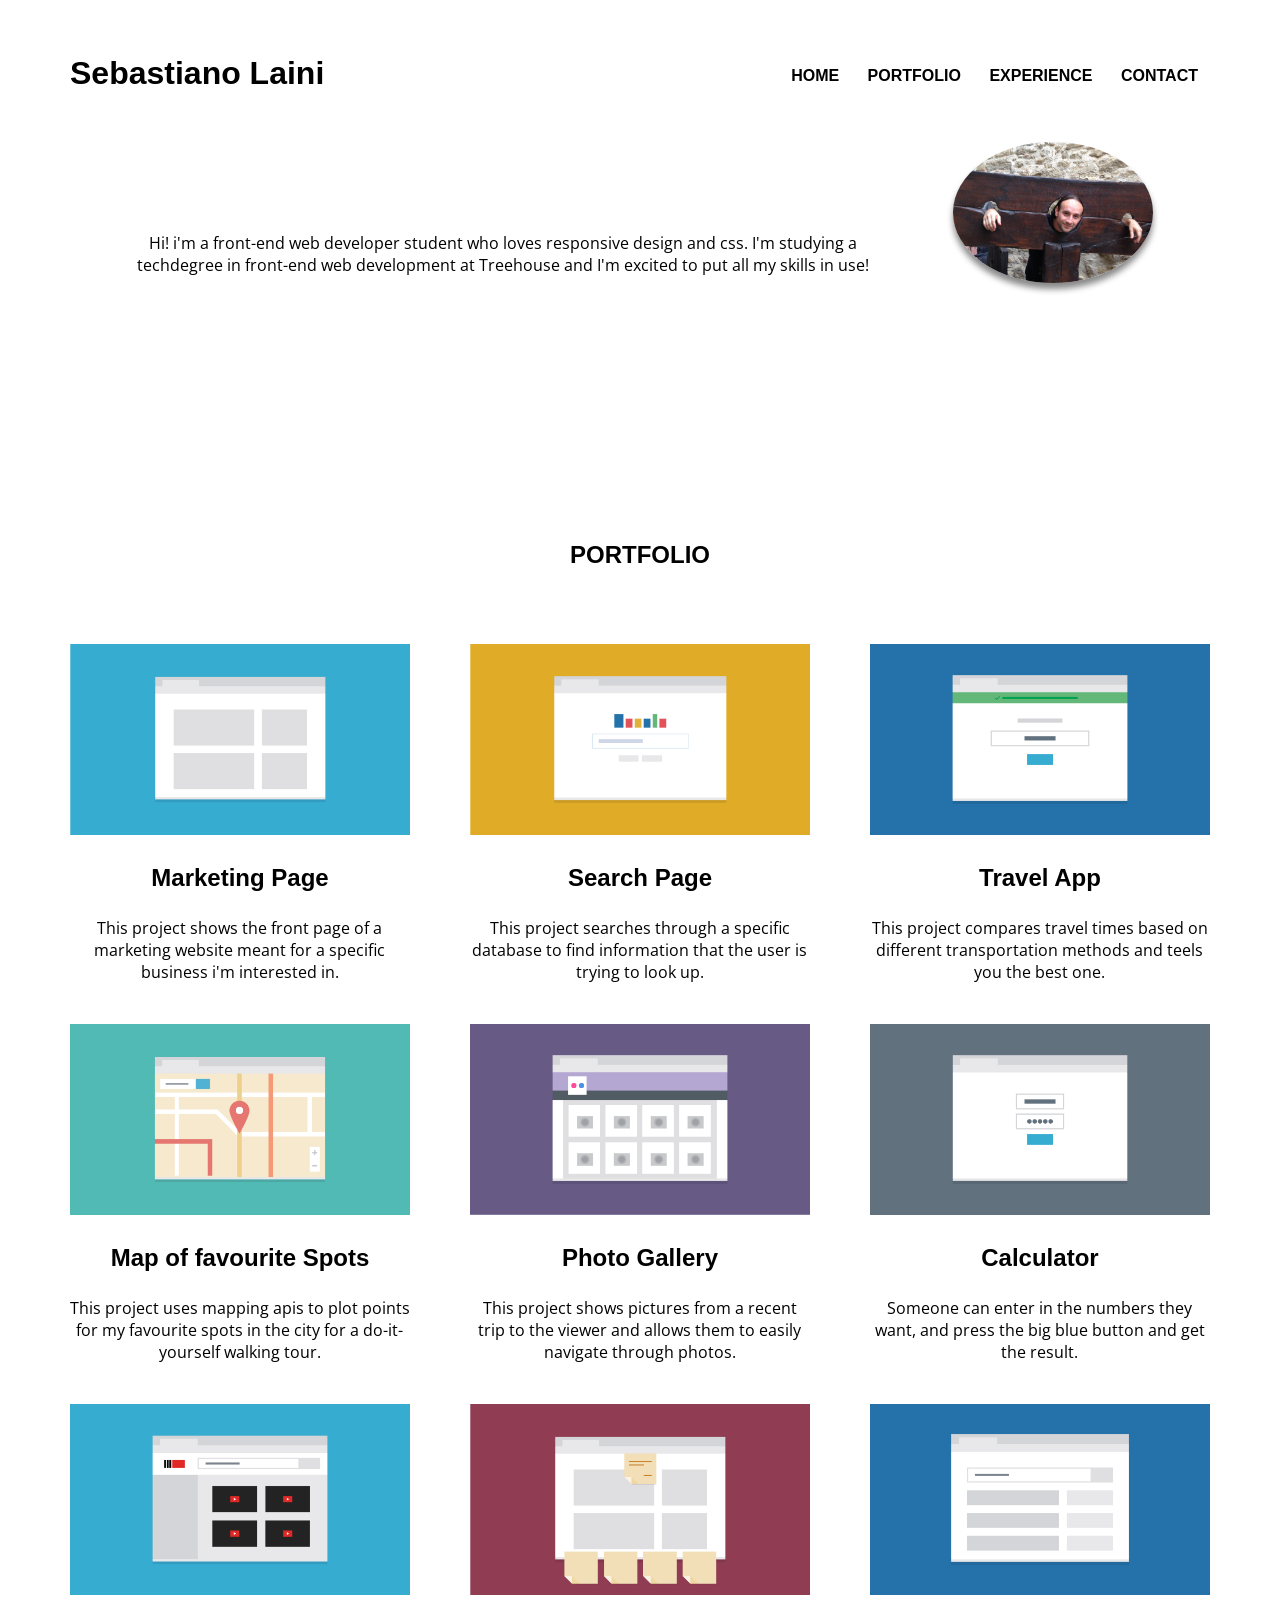
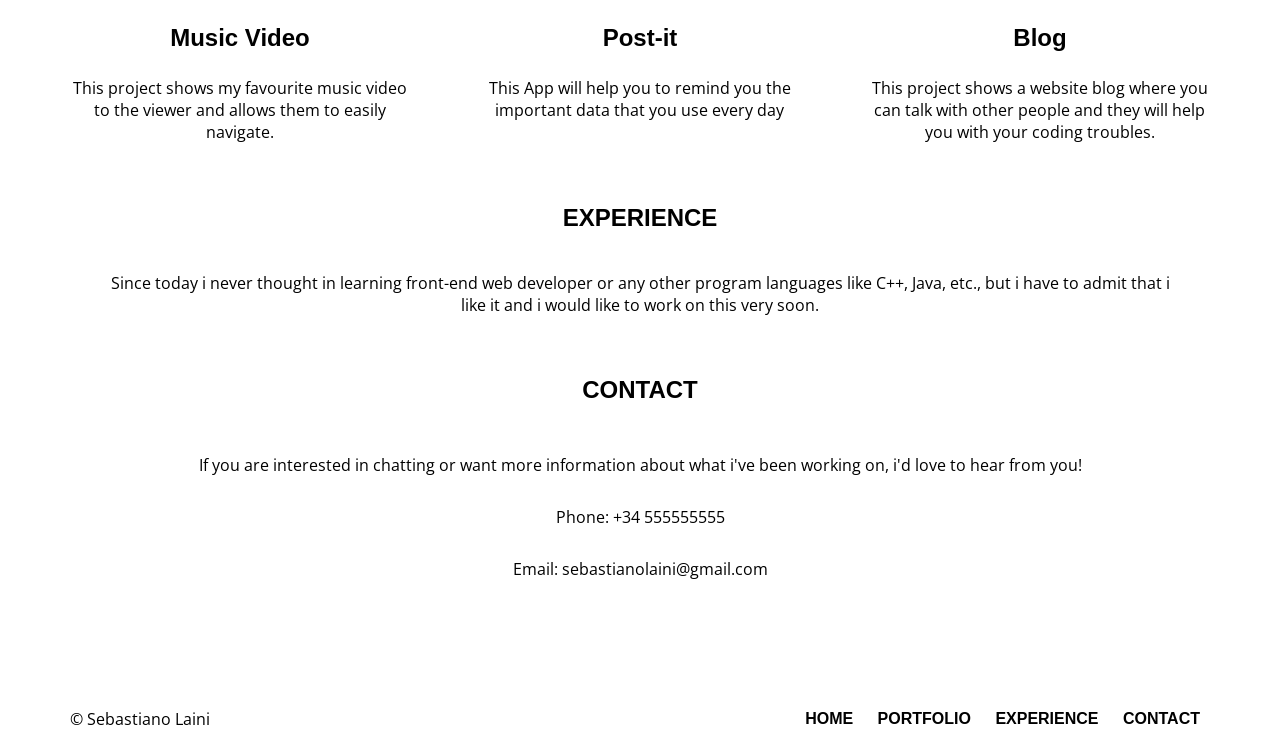
<file: Second_Project/index.html>
<!doctype html>
<html lang="en">
<head>
  <meta charset="utf-8">
    <title>Sebastiano Laini's responsive</title>
      <link rel="stylesheet" href="css/normalize.css">
      <link href='https://fonts.googleapis.com/css?family=Open+Sans' rel='stylesheet' type='text/css'>
      <link rel="stylesheet" href="css/main.css">
      <link rel="stylesheet" href="css/responsive.css">
  <meta name="viewport" content="width=device-width, initial-scale=1.0">

</head>
<body>
  <div class="wrapper">
  
  <header class="header">
      <H1 class="name" >Sebastiano Laini</H1>
        <ul class="nav">
          <li><a href="index.html">HOME</a></li>
          <li><a href="#gallery">PORTFOLIO</a></li>
          <li><a href="#experience">EXPERIENCE</a></li>
          <li><a href="#contact">CONTACT</a></li>
        </ul>
      <img src="img/photo_profile.png" alt="profile's photo" id="logo">
    <P class="intro">Hi! i'm a front-end web developer student who loves responsive design and css. I'm studying a techdegree in front-end web development at Treehouse and I'm excited to put all my skills in use!</P>
  </header>

  <h2 id="gallery">PORTFOLIO</h2>
    <ul class="clearfix gallery">
      <li>
        <img src="img/portfolio_1.png" alt="Marketing page">
          <h2>Marketing Page</h2>
        <p>This project shows the front page of a marketing website meant for a specific business i'm interested in.</p>
      </li>
    
      <li>
        <img src="img/portfolio_2.png" alt="Search Page">
          <h2>Search Page</h2>
        <p>This project searches through a specific database to find information that the user is trying to look up.</p>
      </li>
      
      <li>
        <img src="img/portfolio_3.png" alt="Travel App">
          <h2>Travel App</h2>
        <p>This project compares travel times based on different transportation methods and teels you the best one.</p>
      </li>
      
      <li>
        <img src="img/portfolio_6.png" alt="Map of favourite Spots">
          <h2>Map of favourite Spots</h2>
        <p>This project uses mapping apis to plot points for my favourite spots in the city for a do-it-yourself walking tour.</p>
      </li>

      <li>
        <img src="img/portfolio_5.png" alt="Photo Gallery">
          <h2>Photo Gallery</h2>
        <p>This project shows pictures from a recent trip to the viewer and allows them to easily navigate through photos.</p>
      </li>
      
      <li>
        <img src="img/portfolio_4.png" alt="Calculator">
          <h2>Calculator</h2>
        <p>Someone can enter in the numbers they want, and press the big blue button and get the result.</p>
      </li>
      
      <li>
        <img src="img/portfolio_8.png" alt="Music Video">
          <h2>Music Video</h2>
        <p>This project shows my favourite music video to the viewer and allows them to easily navigate.</p>
      </li>
      <li>
        <img src="img/portfolio_14.png" alt="Post-it">
          <h2>Post-it</h2>
        <p>This App will help you to remind you the important data that you use every day</p>
      </li>
      
      <li>
        <img src="img/portfolio_11.png" alt="Blog">
          <h2>Blog</h2>
        <p>This project shows a website blog where you can talk with other people and they will help you with your coding troubles.</p>
      </li>
    </ul>

  <div id="experience" class="clearfix">
    <h2>EXPERIENCE</h2>
      <p>Since today i never thought in learning front-end web developer or any other program languages like C++, Java, etc., but i have to admit that i like it and i would like to work on this very soon.</p>
  </div>
    
  <div id="contact" class="clearfix">
    <h2>CONTACT</h2>
      <p>If you are interested in chatting or want more information about what i've been working on, i'd love to hear from you!</p>
        <p class="phone"><a href="tel:+34555555555">Phone: +34 555555555</a>
      <p class="mail"><a href="mailto:sebastianolaini@gmail.com">Email: sebastianolaini@gmail.com</a></p>
  </div>
  
    <footer>
      <div id="foot">
        <p class="foot-name">&copy; Sebastiano Laini</p>
          <p class="top"><a href="#top">Back to top</a></p>
            <ul class="foot-nav">
              <li><a href="index.html">HOME</a></li>
              <li><a href="#gallery">PORTFOLIO</a></li>
              <li><a href="#experience">EXPERIENCE</a></li>
              <li><a href="#contact">CONTACT</a></li>
            </ul>
      </div>
    </footer>

  </div>
</body>
</html>
</file>
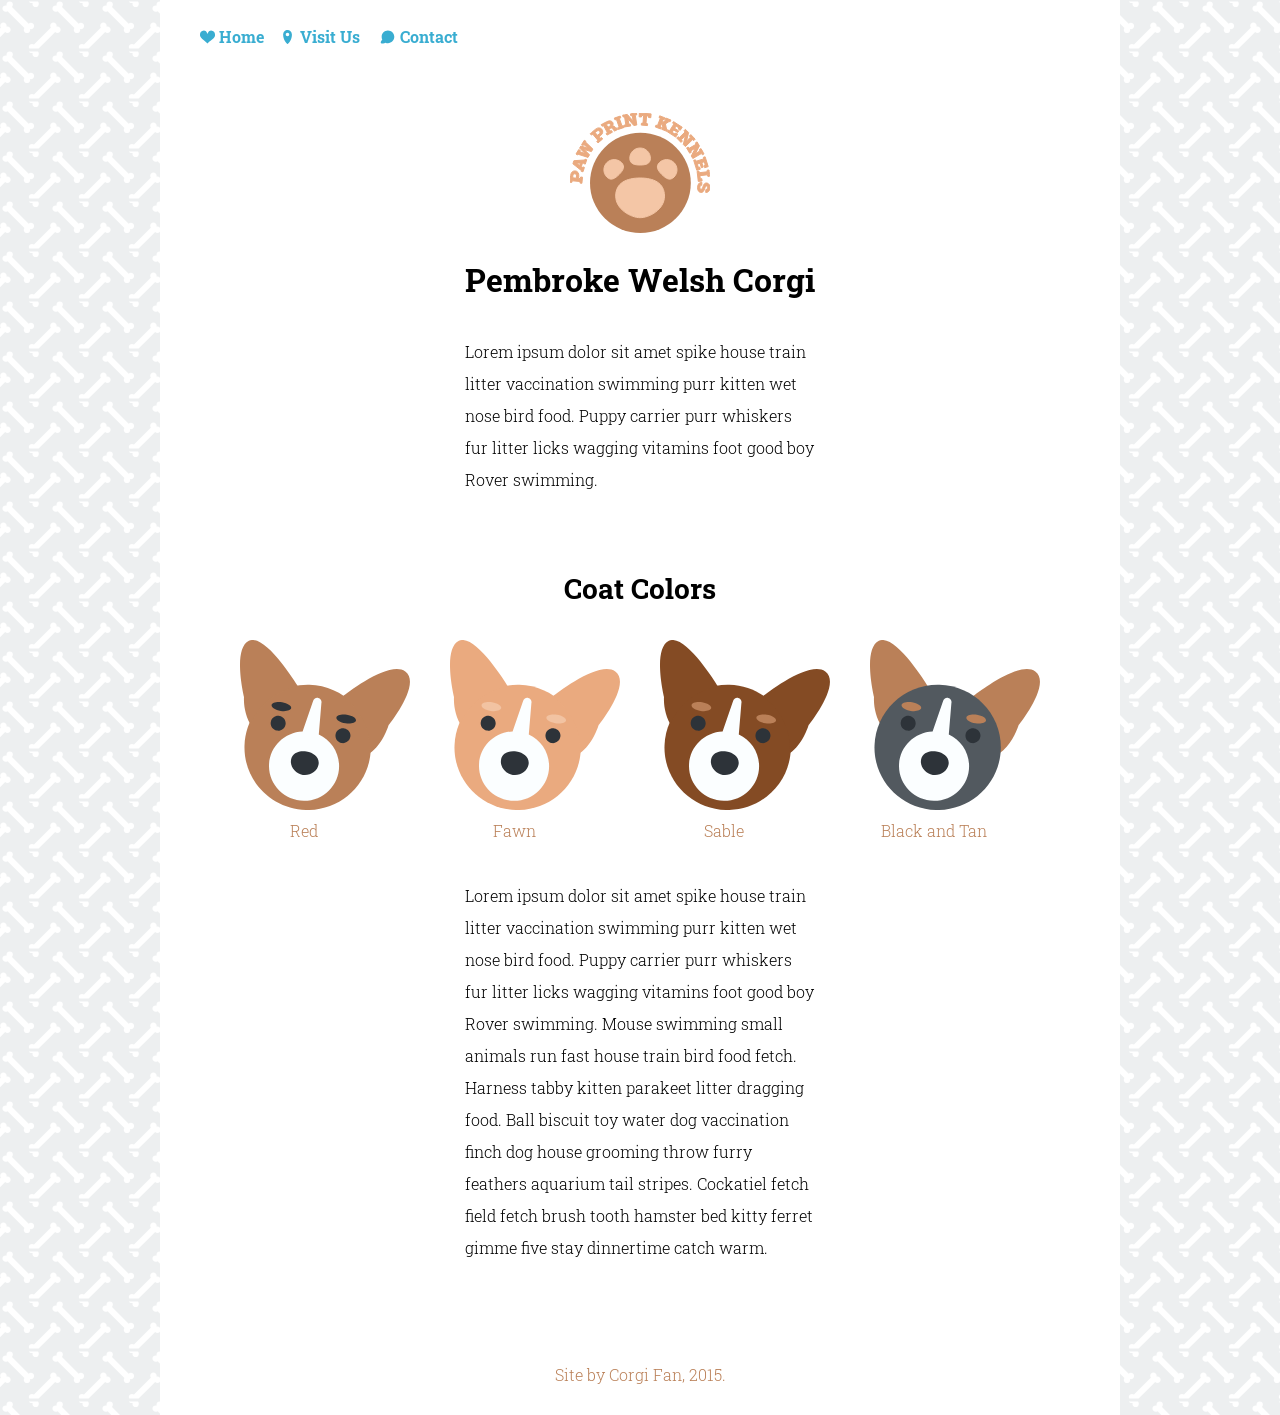
<file: Sixth_Project/index.html>
<!doctype html>
<html lang="en">
  <head>
    <meta charset="utf-8">
    <title>Sebastiano laini's SVG</title>
  <link rel="stylesheet" href="css/normalize.css">
  <link href='https://fonts.googleapis.com/css?family=Roboto+Slab:700,300' rel='stylesheet' type='text/css'>
  <link rel="stylesheet" href="css/main.css">
  <meta name="viewport" content="width=device-width, initial-scale=1.0">
  </head>

<body>
  <div id="wrapper">
    <header>
      <div class="main-nav">
        <ul>
          <li>
            <a href="#">
            <svg id="nav_heart"  xmlns="http://www.w3.org/2000/svg" viewbox="0 0 28 24"><path class="icon" d="M28 7.1C28 4.2 25.5 0 20.7 0 15.8 0 14 6.6 14 6.6S12.2 0 7.3 0C2.5 0 0 4.2 0 7.1c0 2.1-.6 3.7 4.2 8.7C6.3 18 9.7 19.7 14 24c4.3-4.3 7.8-6 9.8-8.1 4.8-5 4.2-6.7 4.2-8.8z"/></svg>Home</a>
          </li>
          <li>
            <a href="#">
            <svg id="nav_location" xmlns="http://www.w3.org/2000/svg" viewbox="0 0 24 24"><path class="icon" d="M19.5 7.1C19.3 3.2 16 0 12.1 0c-2 0-3.9.8-5.3 2.2-1.3 1.3-2.1 3-2.3 4.9V8c.3 9.3 6.2 15 6.9 15.7.2.2.4.3.7.3.2 0 .5-.1.7-.3.7-.6 6.5-6.4 6.8-15.6-.1-.2-.1-.9-.1-1zM9 7.5c0-1.7 1.3-3 3-3s3 1.3 3 3-1.3 3-3 3-3-1.3-3-3z"/></svg>Visit Us</a>
          </li>
          <li>
            <a href="#">
            <svg id="nav_contact"  xmlns="http://www.w3.org/2000/svg" viewbox="0 0 28 24"><path class="icon" d="M10.1 22.5c1.5.7 3.1 1 4.8 1 6.5 0 11.8-5.3 11.8-11.8C26.6 5.3 21.3 0 14.8 0S3.1 5.3 3.1 11.8c0 1.8.4 3.5 1.1 5-.1.1-3.9 4.8-2.5 6.2l.5.5c1.5 1.5 7.7-.8 7.9-1z"/></svg>Contact</a>
          </li>
        </ul>
      </div>

<div id="logo_img">
  <h1 id="h1_text">Paw Print Kennels</h1>
    <svg id="logo"  xmlns="http://www.w3.org/2000/svg" viewbox="0 0 140 120">
      <ellipse id="logo_background" fill="transparent" cx="70.4" cy="69.9" rx="50.4" ry="50.1"/>
        <path fill="transparent" id="logo_text" d="M.6 62.5c.2-1.5.7-2.7 1.5-3.5s1.9-1.2 3.1-1.1c1.2.1 2.1.6 2.8 1.6.7 1 .9 2.2.8 3.7l-.2 2.2 1.6.2.5-1.6 1.8.2-.6 6.1-1.8-.2-.1-1.6-7.7-.7-.5 1.6-1.8-.2.1-1.6.5-5.1zm5.7 2.7l.2-2.2c.1-.6-.1-1.1-.4-1.5-.3-.4-.7-.6-1.2-.7-.5 0-.9.1-1.3.4-.4.3-.6.8-.7 1.4l-.2 2.2 3.6.4zM11.2 58.3l.1-.8-8.4-6.7 1-3.1 10.7-.7.4-.8 1.7.5-1.4 4.4-1.6-.5.1-.7h-1.3l-1.2 3.8 1.1.8.4-.6 1.6.5-1.4 4.4-1.8-.5zm-1.6-5.8l.8-2.5-3.8.2v.1l3 2.2zM15.9 28.2l-.4.8 7.4 7.1-1.5 2.5-7-2v.1l5.1 5.1-1.5 2.6-9.8-3.1-.6.7L6 41l2.7-4.4 1.6.9-.4 1.2 5.1 1.9v-.1l-5.4-5.4 1.3-2.1 7.2 2.2v-.1L14 31.7l-.8.9-1.6-.9 2.7-4.4 1.6.9zM25.3 16.4c1.2-1 2.3-1.5 3.5-1.5 1.2 0 2.2.4 3 1.3.8.9 1.1 2 .9 3.1-.2 1.2-.9 2.3-2 3.2L29 24.1l1.1 1.2 1.4-.8 1.2 1.4-4.7 4-1.2-1.4 1-1.3-5-5.9-1.4.8-1.2-1.4 1.2-1 3.9-3.3zm2.2 5.9l1.7-1.4c.5-.4.8-.9.8-1.4.1-.5-.1-.9-.4-1.3-.3-.4-.7-.6-1.3-.6-.5 0-1 .2-1.5.6l-1.7 1.4 2.4 2.7zM36.8 8.7c1.3-.7 2.5-1 3.6-.8 1.1.2 1.9.7 2.4 1.7.3.6.4 1.2.3 1.7-.1.6-.4 1.2-.8 1.8.7-.2 1.4-.1 1.9.2.5.3.9.7 1.3 1.3l.3.6.9-.3.9 1.6-2.9 1.5c-.3 0-.6-.1-.8-.4l-.6-.9-.4-.7c-.3-.5-.6-.8-1-.9-.4-.1-.8 0-1.3.2l-1.6.9 1 1.9 1.5-.5.9 1.6-5.4 2.9-.9-1.6 1.2-1-3.7-6.8-1.5.5-.9-1.6 1.3-.7 4.3-2.2zm1.1 5.5l1.5-.8c.5-.3.8-.6 1-1 .1-.4.1-.8-.1-1.2-.2-.4-.5-.6-1-.7-.4-.1-.9 0-1.4.3l-1.5.8 1.5 2.6zM44.9 6.8l-.6-1.7 5.9-2 .6 1.7-1.4.8 2.6 7.3 1.6-.2.6 1.7-5.9 2-.6-1.7 1.4-.8-2.6-7.3-1.6.2zM66.5 0l.3 1.8-1.5.5 1.5 9.7-3 .5-5.7-6.6H58l.8 5.2 1.6.1.3 1.8-6.1.9-.3-1.8 1.5-.5L54.6 4 53 3.9l-.3-1.8 1.6-.2 3-.5L63 7.9h.1l-.8-5.1-1.6-.1-.3-1.8 4.5-.7 1.6-.2zM81.1.9l-.3 3.8-2.3-.2V3l-1.9-.1-.6 7.5 1.6.4-.1 1.8-6.2-.5.1-1.8 1.6-.2.6-7.5-1.9-.1-.3 1.5-2.3-.2.3-3.8 11.7.9zM89 4.5l.7-1.7L95 4.9l-.7 1.7-1.2-.1-1 2.5.9.2 2.7-2.1-.6-.4.7-1.7 5.1 2-.7 1.7-1.2-.1-3.6 2.3 1.1 5.1.9.6-.6 1.7-5.1-2 .6-1.7.6.1-.6-3.2-1-.4-.9 2.4 1 .7-.7 1.8-5.4-2.1.6-1.7 1.6.3 2.8-7.2-1.3-.8zM97.1 18.6l1-1.5 1.5.6 4.2-6.5-1.2-1.1 1-1.5 1.3.9 7.3 4.7-2 3.1-1.9-1.2.6-1.2-2.8-1.8-1.4 2.2 4 2.6-1 1.6-4-2.6-1.6 2.4L105 21l.8-1.1 1.9 1.2-2 3-8.6-5.5zM125.1 26.3l-1.3 1.3-1.3-.9-7.1 6.9-2.1-2.1 2-8.5h-.1l-3.8 3.7.9 1.4-1.3 1.3-4.3-4.4 1.3-1.3 1.3.9L115 19l-.9-1.4 1.3-1.3 1.1 1.1 2.1 2.1-2 8.4h.1l3.7-3.6-.9-1.4 1.3-1.3 3.2 3.3 1.1 1.4zM134 40.9l-1.6.9-1.1-1.2-8.5 4.9-1.5-2.6 4-7.7-4.5 2.6.5 1.5-1.6.9-3.1-5.3 1.6-.9 1.1 1.2 6.7-3.9-.5-1.5 1.6-.9.8 1.4 1.5 2.6-4 7.7 4.5-2.6-.5-1.5 1.6-.9 2.3 4 .7 1.3zM123.7 47.3l1.7-.5.8 1.4 7.4-2.3-.2-1.6 1.7-.5.5 1.5 2.6 8.3-3.5 1.1-.7-2.2 1.3-.5-1-3.2-2.5.8 1.4 4.5-1.8.6-1.4-4.5-2.7.9 1 3.2 1.3-.3.7 2.2-3.5 1.1-3.1-10zM127.1 58.3l1.8-.2.5 1.6 7.7-.9.1-1.6 1.8-.2.2 1.6.3 3 .2 1.6-1.8.2-.5-1.6-7.5.9.4 3h1.5l.3 2.3-3.8.4-1.2-10.1zM131 76.3c.4 0 .7-.1 1-.4.3-.3.5-.9.8-1.7.4-1.5.9-2.6 1.5-3.3.6-.7 1.4-1 2.5-.9 1 .1 1.8.6 2.4 1.5.6.9.8 2.1.7 3.5-.1 1.5-.5 2.6-1.3 3.4-.7.8-1.7 1.1-2.8 1h-.1l.2-2.9c.5 0 .9-.1 1.2-.3.3-.3.5-.7.5-1.4 0-.6 0-1.1-.2-1.3-.2-.3-.5-.5-.8-.5-.4 0-.7.1-1 .4-.3.3-.5.9-.8 1.9-.4 1.4-.9 2.5-1.5 3.2-.6.7-1.4 1-2.5.9-1.1-.1-1.9-.6-2.5-1.5-.6-1-.8-2.2-.7-3.7.1-1.6.5-2.8 1.3-3.7.7-.9 1.7-1.2 2.9-1.1h.1l-.2 2.9c-.6 0-1 .1-1.3.5-.3.4-.4.9-.5 1.6 0 .7 0 1.2.2 1.5.3.1.6.3.9.4z"/>
      <g>
        <path id="logo_paw" fill="transparent" d="M80.4 45.2c0 5.7-4.6 6.8-10.3 6.8-5.7 0-10.3-1.1-10.3-6.8S64.4 35 70.1 35c5.7 0 10.3 4.6 10.3 10.2zM45.7 83.1c0-13.4 11-18.1 24.4-18.1s24.4 4.7 24.4 18.1-15.1 21.6-24.4 21.6c-8.9 0-24.4-8.2-24.4-21.6zM104 64.1c-4 4-8.1 1.5-12.1-2.5s-6.5-8-2.5-12 10.5-4 14.6 0c4 4 4 10.5 0 14.5zM51.5 49.6c4 4 1.5 8-2.5 12s-8.1 6.5-12.1 2.5-4-10.5 0-14.5 10.5-4 14.6 0z"/>
      </g>
  </svg>
</div>

  <h1>Pembroke Welsh Corgi</h1>
    <p>Lorem ipsum dolor sit amet spike house train litter vaccination swimming purr kitten wet nose bird food. Puppy carrier purr whiskers fur litter licks wagging vitamins foot good boy Rover swimming.</p>
</header>

  <main>
    <h2>Coat Colors</h2>

  <ul class="dogs">
    <li>
    <svg id="corgi-red" class="dogs" viewbox="0 0 170 170">
      <g>
        <path id="corgi-red-face"  d="M130.8 109.1c-1 34.6-30 61.8-64.9 60.9-34.8-1-62.4-29.7-61.4-64.3s30-61.8 64.9-60.9 62.4 29.7 61.4 64.3z"/>
        <path id="corgi-red-beak" d="M78.8 94.5l2.6-31.4c.6-2.3-.8-4.6-3.1-5.1-2.3-.6-4.6.8-5.2 3.1L62.6 91.4C44 92.1 29 107.3 29 125.9c-.1 19.2 15.6 34.8 34.9 34.9 19.4.1 35.2-15.4 35.2-34.6.1-14-8.3-26.1-20.3-31.7z"/>
        <path id="corgi-red-eyes-nose" d="M66.5 111.6c-7.1-1.1-14.3 1.2-15.5 8.3-1.1 7 4.6 13.8 11.8 15 7.1 1.1 14.7-3.5 15.8-10.6 1.1-7-5-11.5-12.1-12.7zM39.6 76c-4.1-.8-8 1.9-8.8 5.9-.8 4 1.9 7.9 5.9 8.7 4.1.8 8-1.9 8.8-5.9.9-4-1.8-7.9-5.9-8.7zM104.4 88.4c-4.1-.8-8 1.9-8.8 5.9-.8 4 1.9 7.9 5.9 8.7 4.1.8 8-1.9 8.8-5.9.9-4.1-1.8-8-5.9-8.7z"/>

      <g>
        <path id="corgi-red-eyebrows" d="M106.9 74.7c-5.4-.8-10.1.4-10.5 2.8-.4 2.4 3.7 5 9.1 5.8 5.4.8 10.1-.4 10.5-2.8.4-2.4-3.7-5-9.1-5.8zM42.1 62.3c-5.4-.8-10.1.4-10.5 2.8-.4 2.4 3.7 5 9.1 5.8 5.4.8 10.1-.4 10.5-2.8.4-2.3-3.7-4.9-9.1-5.8z"/>
      </g>
      <g id="corgi-red-ears">
        <path id="corgi-red-left-ear"  d="M10.5 84.2c8.2-19.5 26.1-33.9 47.6-37.6C54.2 40.3 24.5-6.8 8.9.8-7.7 9 4 56.9 4 56.9s-1.2 14.6 6.5 27.3z"/>
        <path id="corgi-red-right-ear"  d="M165.3 31.5c-15.4-11.2-56.4 20.2-62.8 25.2 17 11.6 28 31.3 27.3 53.3 0 1.1-.1 2.2-.2 3.3 12.8-8.1 18.9-27.9 18.9-27.9s33.5-41.8 16.8-53.9z"/>
      </g>
      </g>
    </svg>
      <span> Red </span>
    </li>

    <li>
    <svg id="corgi-fawn" class="dogs" viewbox="0 0 170 170">
        <path id="fawn-face"  d="M130.8 109.1c-1 34.6-30 61.8-64.9 60.9S3.5 140.2 4.5 105.7s30-61.8 64.9-60.9 62.4 29.7 61.4 64.3z"/>
        <path id="fawn-beak"  d="M78.8 94.5l2.6-31.4c.6-2.3-.8-4.6-3.1-5.1-2.3-.6-4.6.8-5.2 3.1L62.6 91.4C44 92.1 29 107.3 29 125.9c-.1 19.2 15.6 34.8 34.9 34.9s35.2-15.4 35.2-34.6c.1-14-8.3-26.1-20.3-31.7z"/>
        <path id="fawn-eyes-nose"  d="M66.5 111.6c-7.1-1.1-14.3 1.2-15.5 8.3-1.1 7 4.6 13.8 11.8 15s14.7-3.5 15.8-10.6c1.1-7-5-11.5-12.1-12.7zM39.6 76c-4.1-.8-8 1.9-8.8 5.9-.8 4 1.9 7.9 5.9 8.7 4.1.8 8-1.9 8.8-5.9.9-4-1.8-7.9-5.9-8.7zM104.4 88.4c-4.1-.8-8 1.9-8.8 5.9-.8 4 1.9 7.9 5.9 8.7 4.1.8 8-1.9 8.8-5.9.9-4.1-1.8-8-5.9-8.7z"/>

      <g>
        <path id="fawn-eyebrows"  d="M106.9 74.7c-5.4-.8-10.1.4-10.5 2.8-.4 2.4 3.7 5 9.1 5.8 5.4.8 10.1-.4 10.5-2.8.4-2.4-3.7-5-9.1-5.8zM42.1 62.3c-5.4-.8-10.1.4-10.5 2.8-.4 2.4 3.7 5 9.1 5.8 5.4.8 10.1-.4 10.5-2.8.4-2.3-3.7-4.9-9.1-5.8z"/>
      </g>

      <g id="fawn-ears" >
        <path id="fawn-right-ear"  d="M165.3 31.5c-15.4-11.2-56.4 20.2-62.8 25.2 17 11.6 28 31.3 27.3 53.3 0 1.1-.1 2.2-.2 3.3 12.8-8.1 18.9-27.9 18.9-27.9s33.5-41.8 16.8-53.9z"/>
        <path id="fawn-left-ear"  d="M10.5 84.2c8.2-19.5 26.1-33.9 47.6-37.6C54.2 40.3 24.5-6.8 8.9.8-7.7 9 4 56.9 4 56.9s-1.2 14.6 6.5 27.3z"/>
      </g>
    </svg>
      <span> Fawn </span>
    </li>

    <li>
    <svg id="corgi-sable" class="dogs" viewbox="0 0 170 170">
        <path id="sable-face" d="M130.8 109.1c-1 34.6-30 61.8-64.9 60.9S3.5 140.2 4.5 105.7s30-61.8 64.9-60.9 62.4 29.7 61.4 64.3z"/>
        <path id="sable-beak"  d="M78.8 94.5l2.6-31.4c.6-2.3-.8-4.6-3.1-5.1-2.3-.6-4.6.8-5.2 3.1L62.6 91.4C44 92.1 29 107.3 29 125.9c-.1 19.2 15.6 34.8 34.9 34.9s35.2-15.4 35.2-34.6c.1-14-8.3-26.1-20.3-31.7z"/>
        <path id="sable-nose-eyes" d="M66.5 111.6c-7.1-1.1-14.3 1.2-15.5 8.3-1.1 7 4.6 13.8 11.8 15s14.7-3.5 15.8-10.6c1.1-7-5-11.5-12.1-12.7zM39.6 76c-4.1-.8-8 1.9-8.8 5.9-.8 4 1.9 7.9 5.9 8.7 4.1.8 8-1.9 8.8-5.9.9-4-1.8-7.9-5.9-8.7zM104.4 88.4c-4.1-.8-8 1.9-8.8 5.9-.8 4 1.9 7.9 5.9 8.7 4.1.8 8-1.9 8.8-5.9.9-4.1-1.8-8-5.9-8.7z"/>

      <g>
        <path id="corgi-sable-eyebrows" d="M106.9 74.7c-5.4-.8-10.1.4-10.5 2.8-.4 2.4 3.7 5 9.1 5.8 5.4.8 10.1-.4 10.5-2.8.4-2.4-3.7-5-9.1-5.8zM42.1 62.3c-5.4-.8-10.1.4-10.5 2.8-.4 2.4 3.7 5 9.1 5.8 5.4.8 10.1-.4 10.5-2.8.4-2.3-3.7-4.9-9.1-5.8z"/>
      </g>

      <g id="sable-ears">
        <path id="sable-right-ear"  d="M165.3 31.5c-15.4-11.2-56.4 20.2-62.8 25.2 17 11.6 28 31.3 27.3 53.3 0 1.1-.1 2.2-.2 3.3 12.8-8.1 18.9-27.9 18.9-27.9s33.5-41.8 16.8-53.9z"/>
        <path id="sable-left-ear"  d="M10.5 84.2c8.2-19.5 26.1-33.9 47.6-37.6C54.2 40.3 24.5-6.8 8.9.8-7.7 9 4 56.9 4 56.9s-1.2 14.6 6.5 27.3z"/>
      </g>
    </svg>
      <span> Sable </span>
    </li>

    <li>
      <svg id="corgi-blacktan" class="dogs" viewbox="0 0 170 170">
        <path id="blacktan-ears"  d="M10.5 84.2c8.2-19.5 26.1-33.9 47.6-37.6C54.2 40.3 24.5-6.8 8.9.8-7.7 9 4 56.9 4 56.9s-1.2 14.6 6.5 27.3zM165.3 31.5c-15.4-11.2-56.4 20.2-62.8 25.2 17 11.6 28 31.3 27.3 53.3 0 1.1-.1 2.2-.2 3.3 12.8-8.1 18.9-27.9 18.9-27.9s33.5-41.8 16.8-53.9z"/>
        <path id="blacktan-face" d="M130.8 109.1c-1 34.6-30 61.8-64.9 60.9S3.5 140.2 4.5 105.7s30-61.8 64.9-60.9 62.4 29.7 61.4 64.3z"/>
        <path id="blacktan-beak" d="M78.8 94.5l2.6-31.4c.6-2.3-.8-4.6-3.1-5.1-2.3-.6-4.6.8-5.2 3.1L62.6 91.4C44 92.1 29 107.3 29 125.9c-.1 19.2 15.6 34.8 34.9 34.9s35.2-15.4 35.2-34.6c.1-14-8.3-26.1-20.3-31.7z"/>
        <path id="blacktan-eyes-nose" d="M66.5 111.6c-7.1-1.1-14.3 1.2-15.5 8.3-1.1 7 4.6 13.8 11.8 15s14.7-3.5 15.8-10.6c1.1-7-5-11.5-12.1-12.7zM39.6 76c-4.1-.8-8 1.9-8.8 5.9-.8 4 1.9 7.9 5.9 8.7 4.1.8 8-1.9 8.8-5.9.9-4-1.8-7.9-5.9-8.7zM104.4 88.4c-4.1-.8-8 1.9-8.8 5.9-.8 4 1.9 7.9 5.9 8.7 4.1.8 8-1.9 8.8-5.9.9-4.1-1.8-8-5.9-8.7z"/>

      <g>
        <path id="blacktan-eyebrows"  d="M106.9 74.7c-5.4-.8-10.1.4-10.5 2.8-.4 2.4 3.7 5 9.1 5.8 5.4.8 10.1-.4 10.5-2.8.4-2.4-3.7-5-9.1-5.8zM42.1 62.3c-5.4-.8-10.1.4-10.5 2.8-.4 2.4 3.7 5 9.1 5.8 5.4.8 10.1-.4 10.5-2.8.4-2.3-3.7-4.9-9.1-5.8z"/>
      </g>
    </svg>
      <span> Black and Tan </span>
    </li>
    </ul>

  <p>Lorem ipsum dolor sit amet spike house train litter vaccination swimming purr kitten wet nose bird food. Puppy carrier purr whiskers fur litter licks wagging vitamins foot good boy Rover swimming. Mouse swimming small animals run fast house train bird food fetch. Harness tabby kitten parakeet litter dragging food. Ball biscuit toy water dog vaccination finch dog house grooming throw furry feathers aquarium tail stripes. Cockatiel fetch field fetch brush tooth hamster bed kitty ferret gimme five stay dinnertime catch warm.</p>
</main>

  <footer>
    Site by Corgi Fan, 2015.
  </footer>
    </div>
  </body>
</html>
</file>
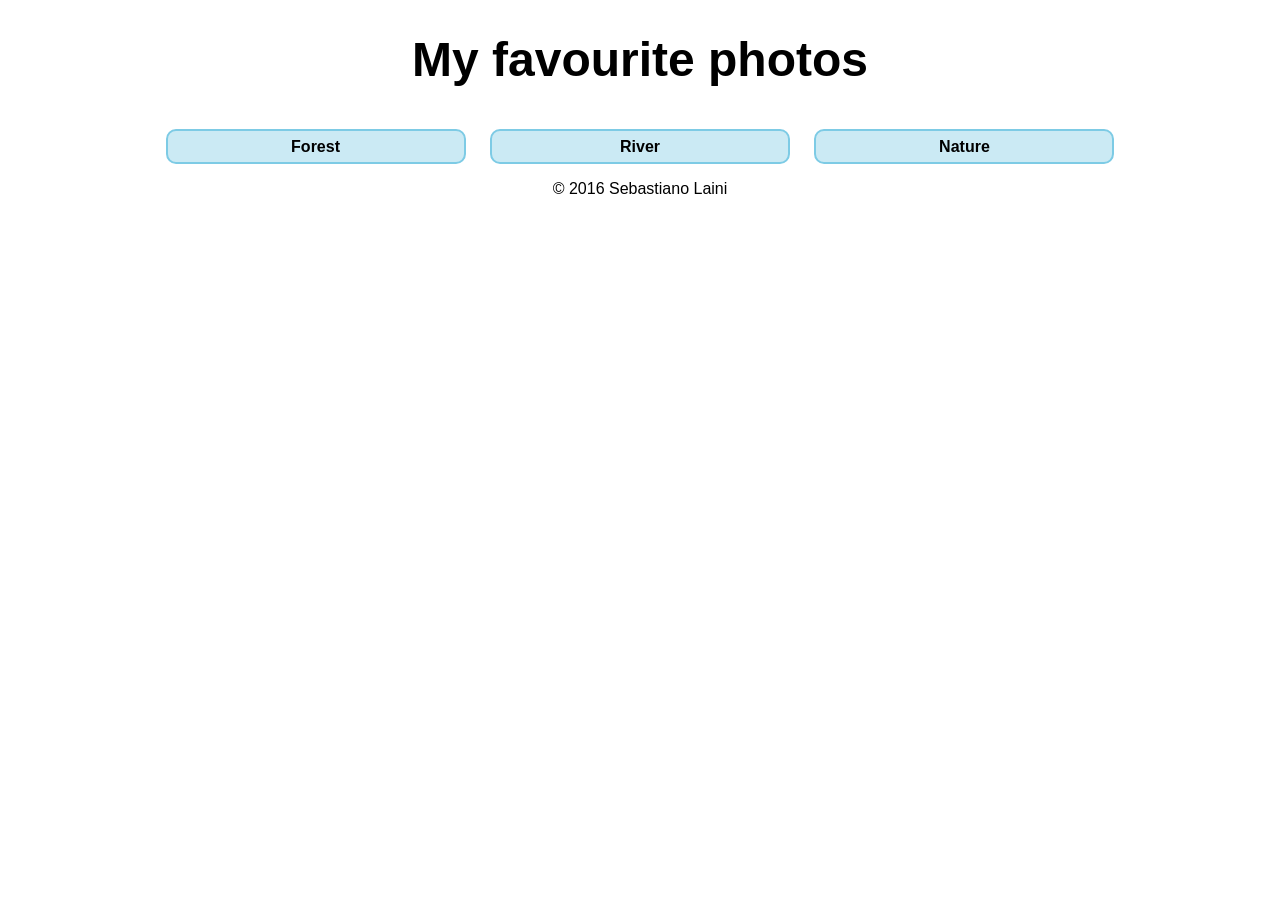
<file: Tenth_Project/index.html>
<!doctype html>
<html lang="en">
<head>
  <meta charset="utf-8">
  <title>Sebastiano Laini's Pubblic API</title>
  <link rel="stylesheet" href="css/normalize.css">
  <link rel="stylesheet" href="css/lightbox.css"> 
  <link rel="stylesheet" href="css/main.css">
  <meta name="viewport" content="width=device-width, initial-scale=1.0"> 
</head>

<body>
  <div class="wrapper">

    <header>
      <h1>My favourite photos</h1>

    <div id="button_div">
      <button type="button" class="btn">Forest</button>
      <button type="button" class="btn">River</button>
      <button type="button" class="btn">Nature</button>
    </div>

    </header>

        <div class="gallery"> 
          
        </div>

    <footer>
      <p>&copy; 2016 Sebastiano Laini</p>
    </footer>
  
  </div>

    <script src="js/jquery-3.1.0.min.js" type="text/javascript" charset="utf-8"></script>
    <script src="js/main.js" type="text/javascript" charset="utf-8"></script>
    <script src="js/lightbox.js" type="text/javascript" charset="utf-8"></script>
  </body>
</html>
</file>
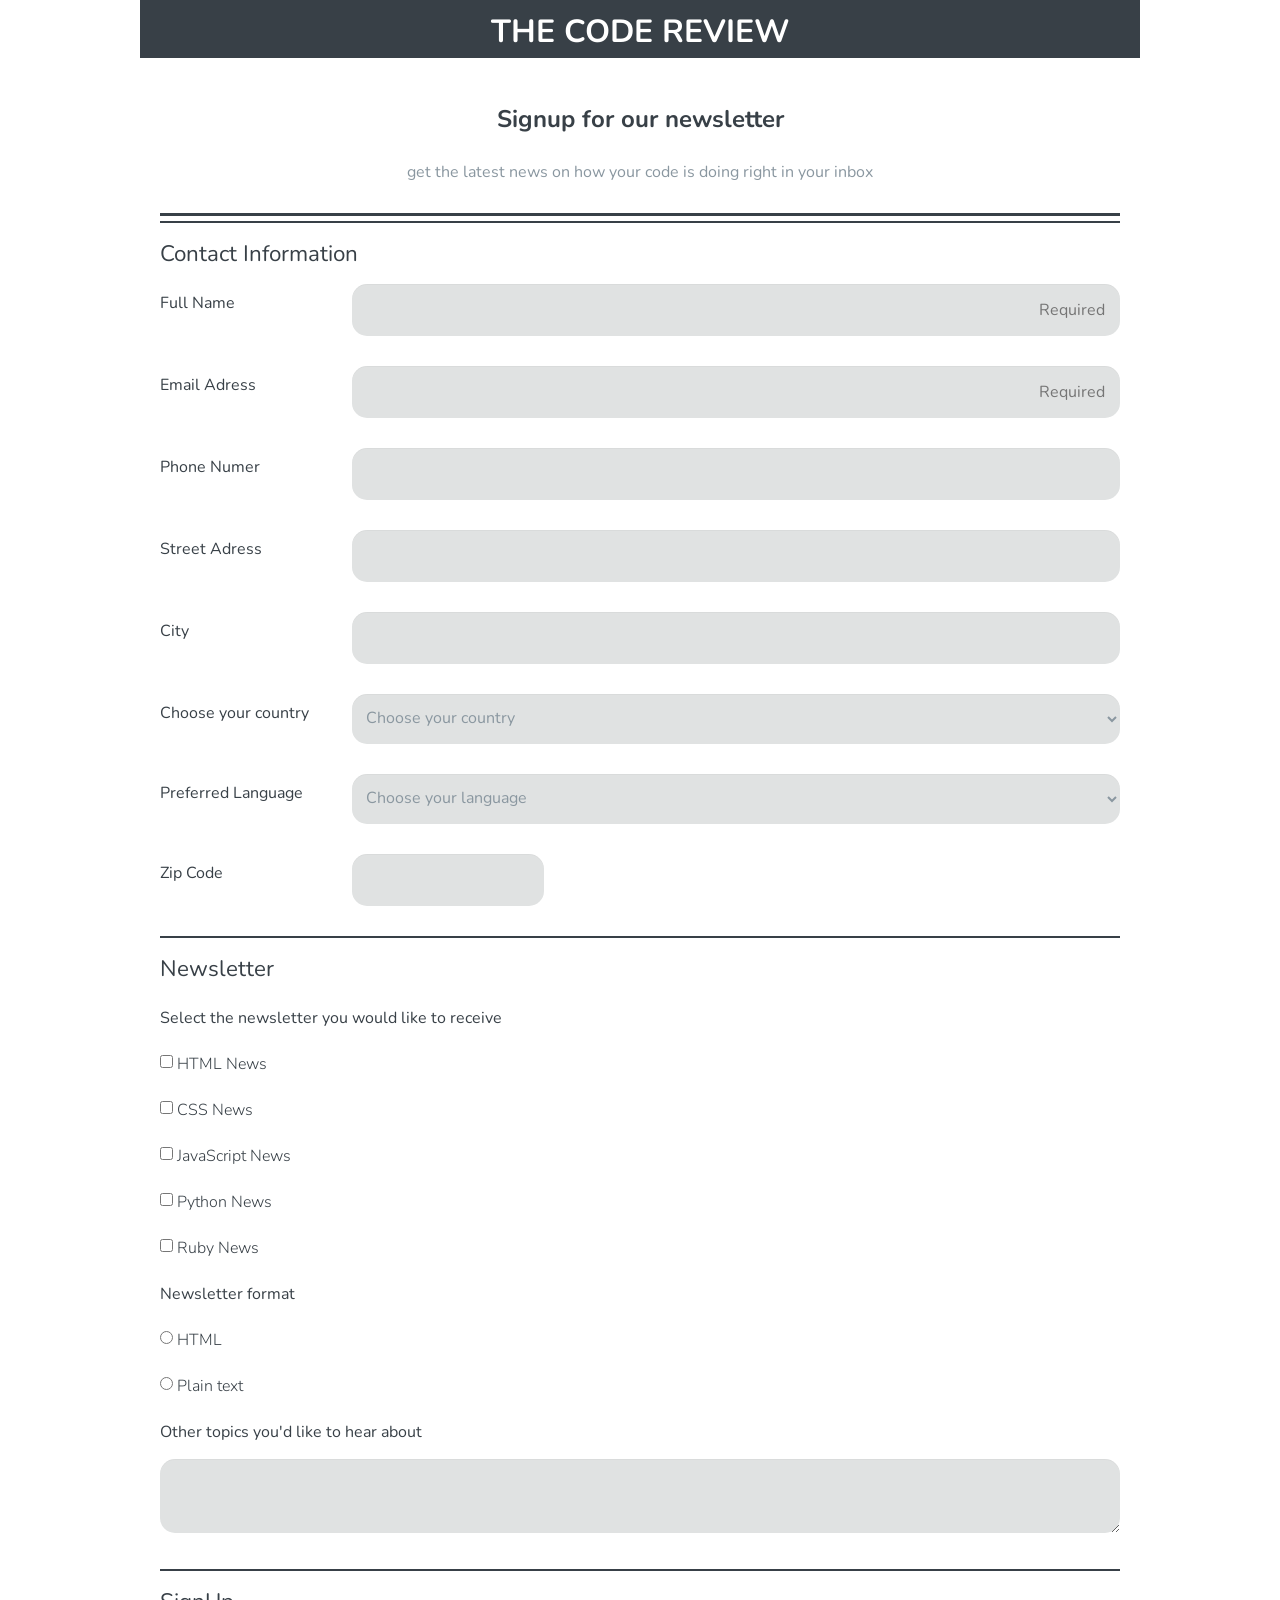
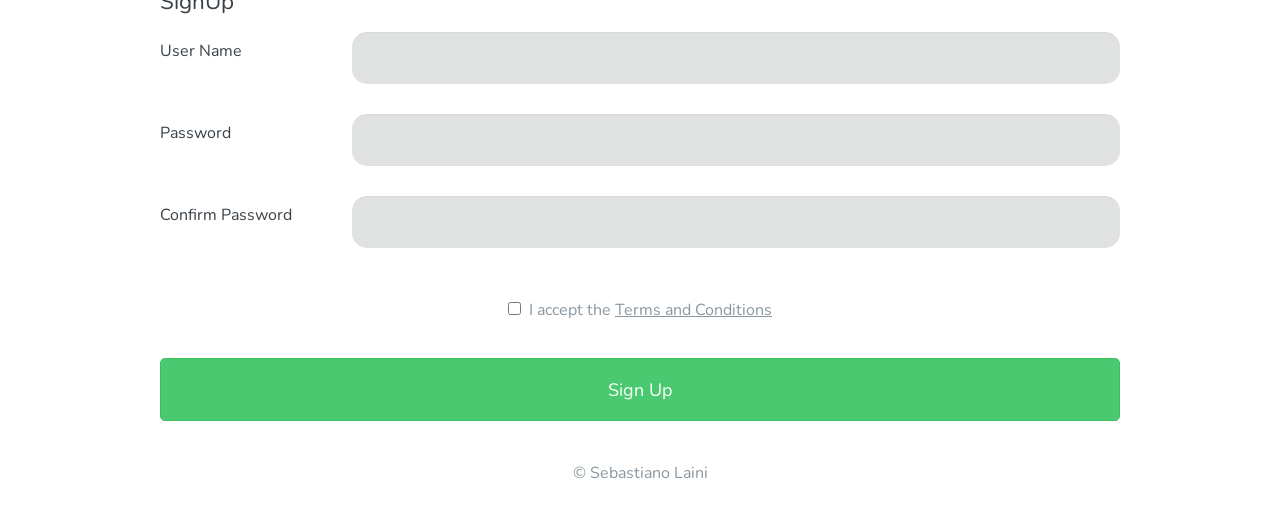
<file: Third_Project/index.html>
<!doctype html>
<html lang="en">
<head>
  <meta charset="utf-8">
    <title>Sebastiano Laini's Form</title>
      <link rel="stylesheet" href="css/normalize.css">
      <link href='http://fonts.googleapis.com/css?family=Nunito:400,300' rel='stylesheet' type='text/css'>
      <link rel="stylesheet" href="css/main.css">
      <link rel="stylesheet" href="css/responsive.css">
  <meta name="viewport" content="width=device-width, initial-scale=1.0">
</head>

<body>
	
	<h1>THE CODE REVIEW</h1>

	<form id="form" action="index.html" method="post"> 
        
    <h2>Signup for our newsletter</h2>
    	<p>get the latest news on how your code is doing right in your inbox</p>
        
	<div class="contact">
<fieldset>

    <legend>Contact Information</legend>
          
      <label for="name">Full Name</label>
      <input type="text" placeholder="Required" required id="name" name="name">
          
      <label for="mail">Email Adress</label>
      <input type="email" placeholder="Required" required id="mail" name="mail">
          
      <label for="tel">Phone Numer</label>
      <input type="tel" id="tel" name="tel">
          
			<label for="street">Street Adress</label>
      <input type="text" id="street" name="street">

      <label for="city">City</label>
      <input type="text" id="city" name="city">

      <label for="country">Choose your country</label>
      <select id="country" name="country">
				
				<option value="" disabled selected hidden>Choose your country</option>			
				<option value="spain">Spain</option>
        <option value="italy">Italy</option>
        <option value="france">France</option>
        <option value="germany">Germany</option>
        <option value="uk">UK</option>

			</select>

			<label for="language">Preferred Language</label>
      <select id="language" name="language">

				<option value="" disabled selected hidden>Choose your language</option>
      	<option value="spanish">Spanish</option>
        <option value="italian">Italian</option>
        <option value="french">French</option>
        <option value="german">German</option>
        <option value="English">English</option>

			</select>

      <label for="zipcode">Zip Code</label>
      <input type="text" id="zipcode" name="zipcode">

  	</fieldset>
  </div>

<div class="news">
  <fieldset>
          
    <legend>Newsletter</legend>
          
      <label class="newsletter">Select the newsletter you would like to receive</label>

      <input type="checkbox" id="htmlnews" value="newsletter_htmlnews" name="htmlnews"><label class="light" for="htmlnews">HTML News</label><br>
          
     	<input type="checkbox" id="cssnews" value="newsletter_cssnews" name="cssnews"><label class="light" for="cssnews">CSS News</label><br>
          
      <input type="checkbox" id="javascriptnews" value="newsletter_javascriptnews" name="javascriptnews"><label class="light" for="javascriptnews">JavaScript News</label><br>

      <input type="checkbox" id="pythonnews" value="newsletter_python" name="pythonnews"><label class="light" for="pythonnews">Python News</label><br>

      <input type="checkbox" id="rubynews" value="newsletter_ruby" name="rubynews"><label class="light" for="rubynews">Ruby News</label>
          

			<label class="newsletter">Newsletter format</label>
          
      <input type="radio" id="html" value="format_html" name="format"><label class="light" for="html">HTML</label><br>
          
      <input type="radio" id="plain_text" value="format_plain text" name="format"><label class="light" for="plain_text">Plain text</label>

			<label class="other" for="other">Other topics you'd like to hear about</label>
			<textarea id="other" name="other"></textarea>

		</fieldset>
  </div>

<div class="signup">
  <fieldset>
    
    <legend>SignUp</legend>
          
      <label for="usrname">User Name</label>
      <input type="text" id="usrname" name="usrname">
          
      <label for="password">Password</label>
      <input type="password" id="password" name="password">
          
      <label for="confirm_password">Confirm Password</label>
      <input type="password" id="confirm_password" name="confirm_password">

	</fieldset>
</div>

	<p class="foot"><input type="checkbox" name="terms" required=""> I accept the <u>Terms and Conditions</u></p>
  
  	<button type="submit">Sign Up</button>

</form>

  <footer>	
    <p class="foot">&copy; Sebastiano Laini</p>
	</footer>

	</body>
</html>
</file>
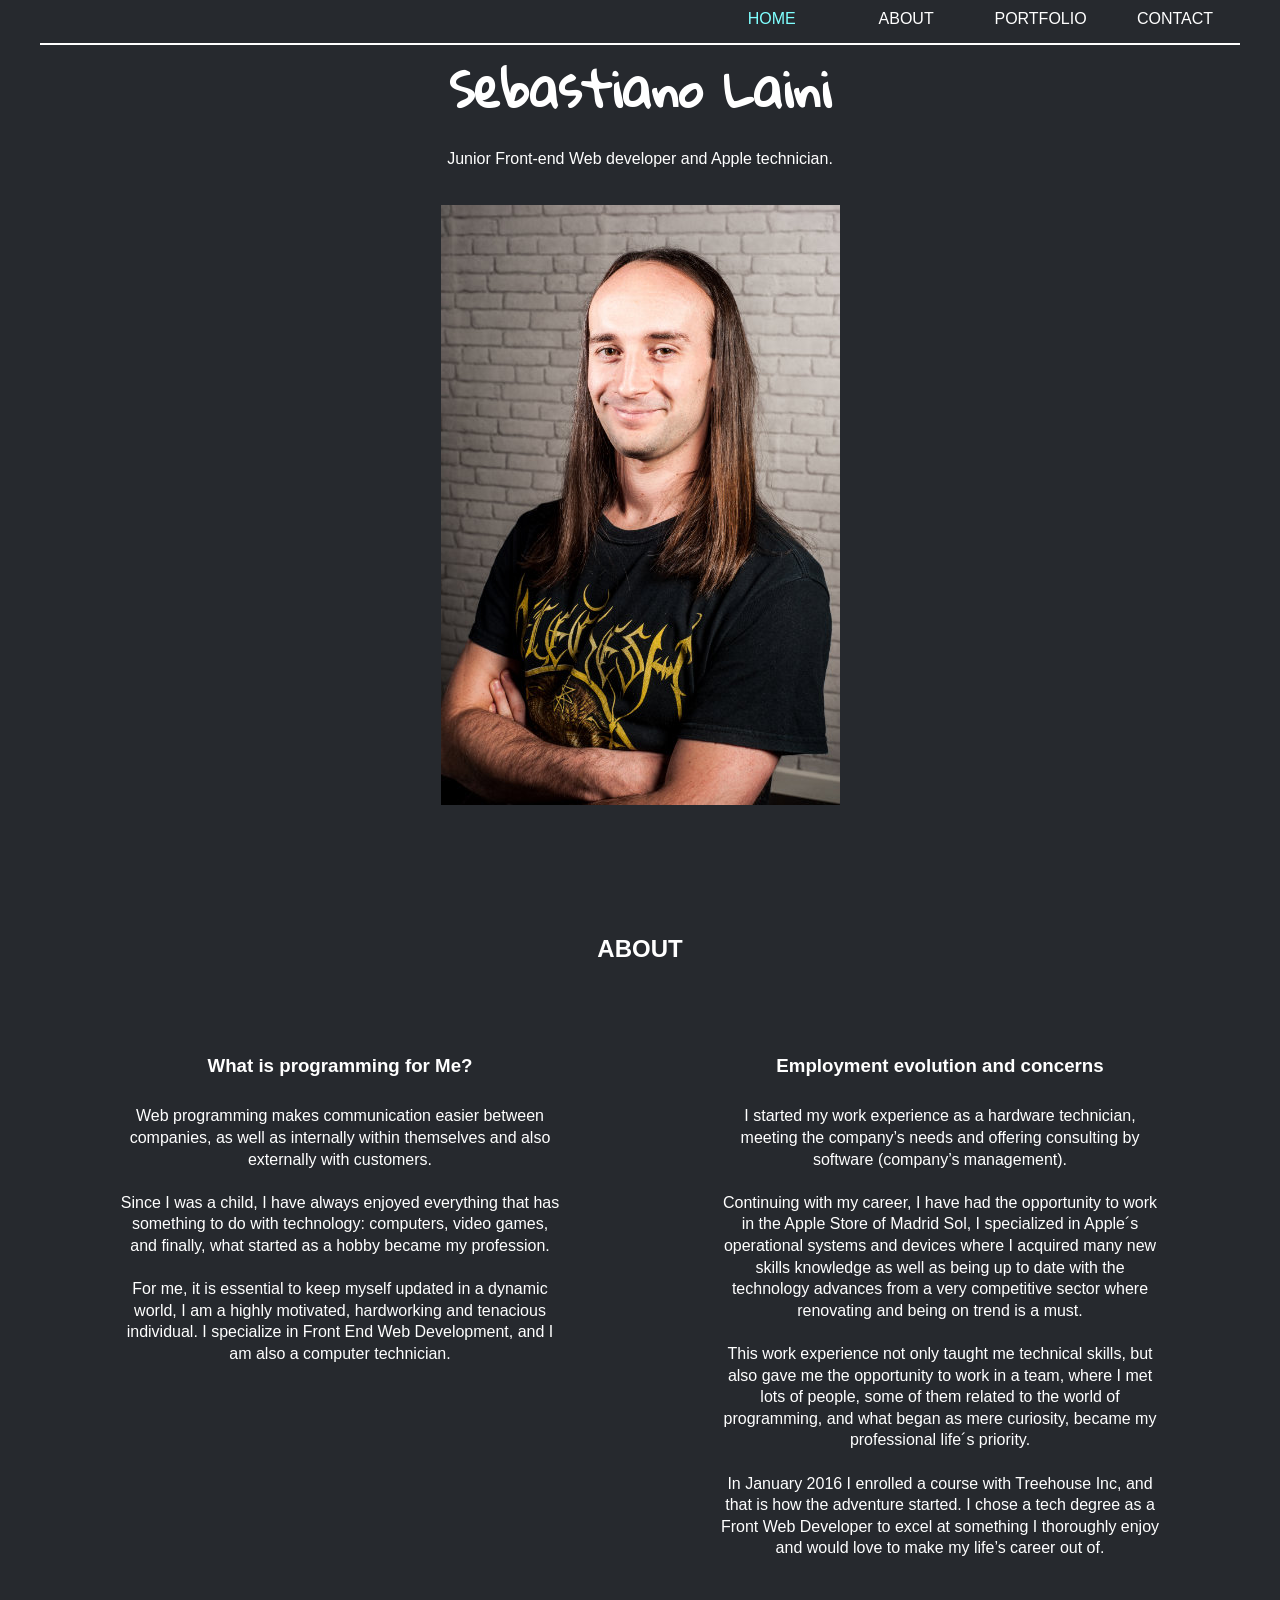
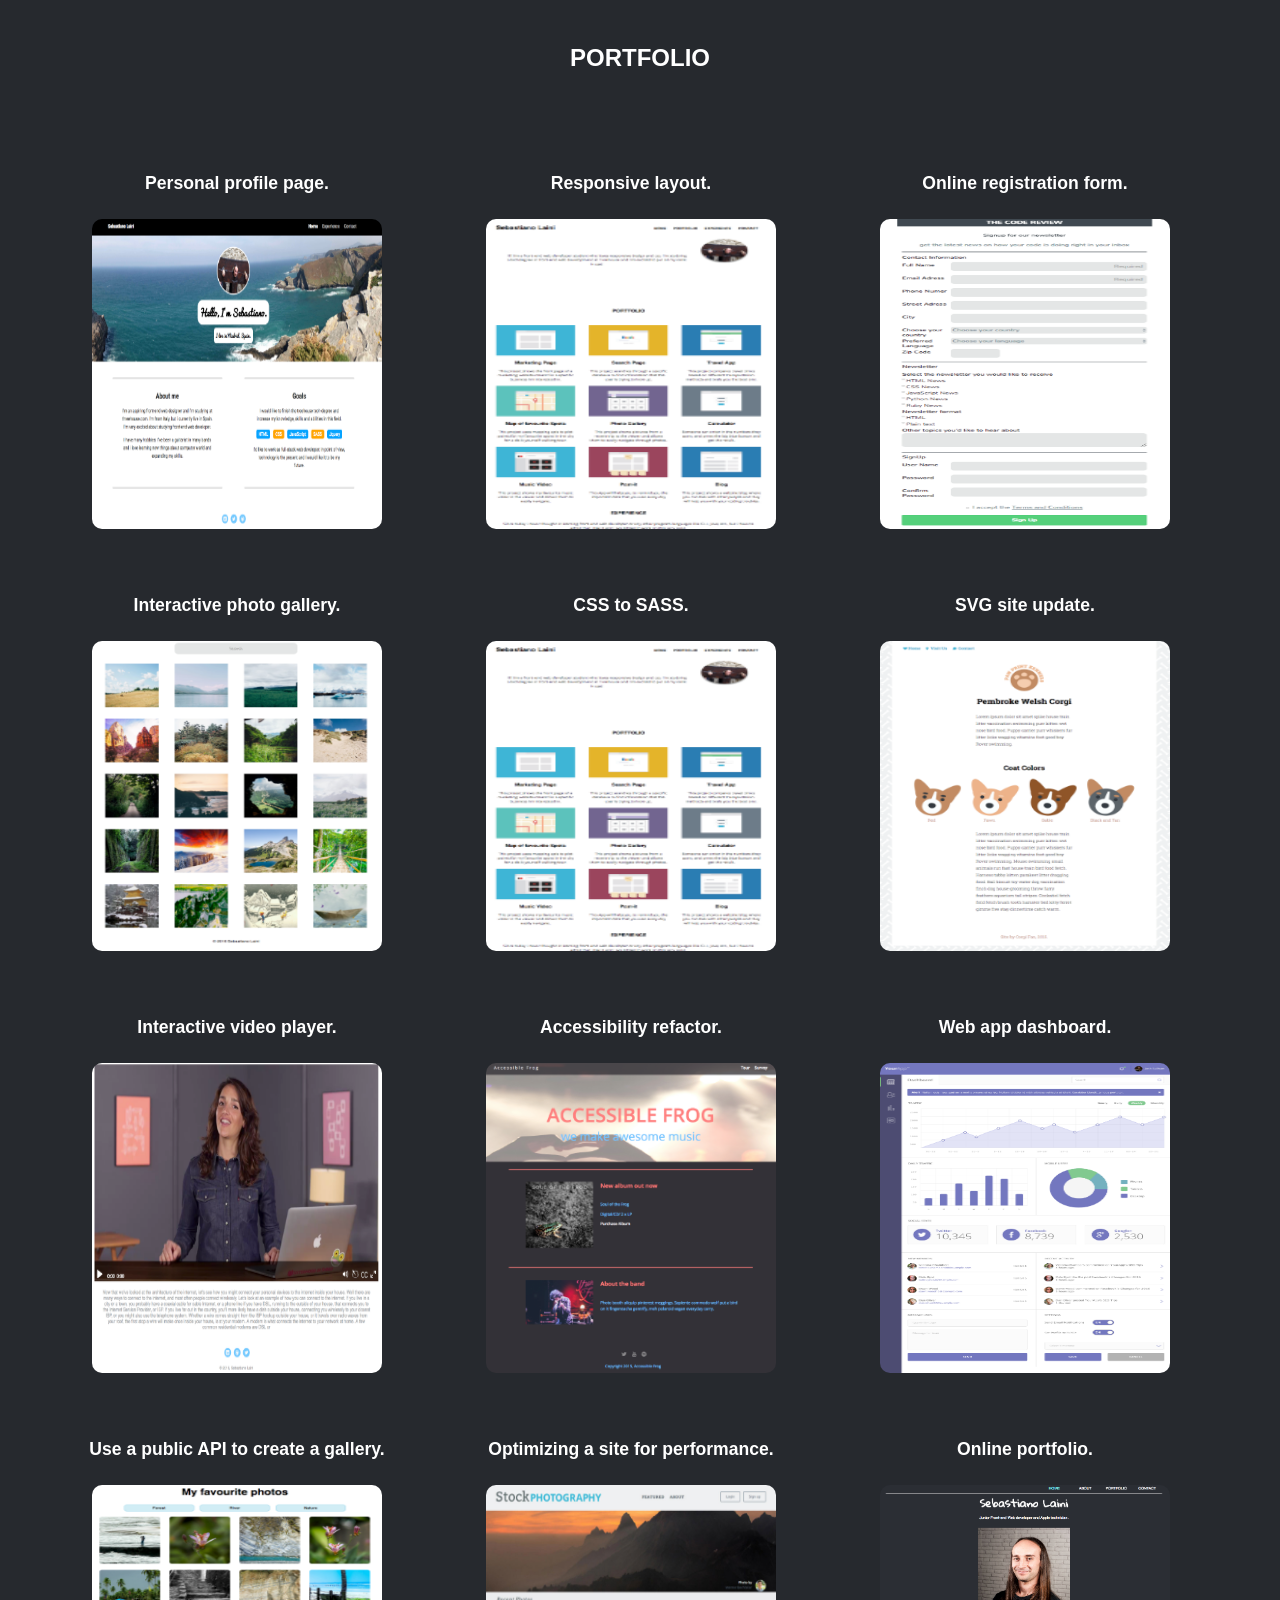
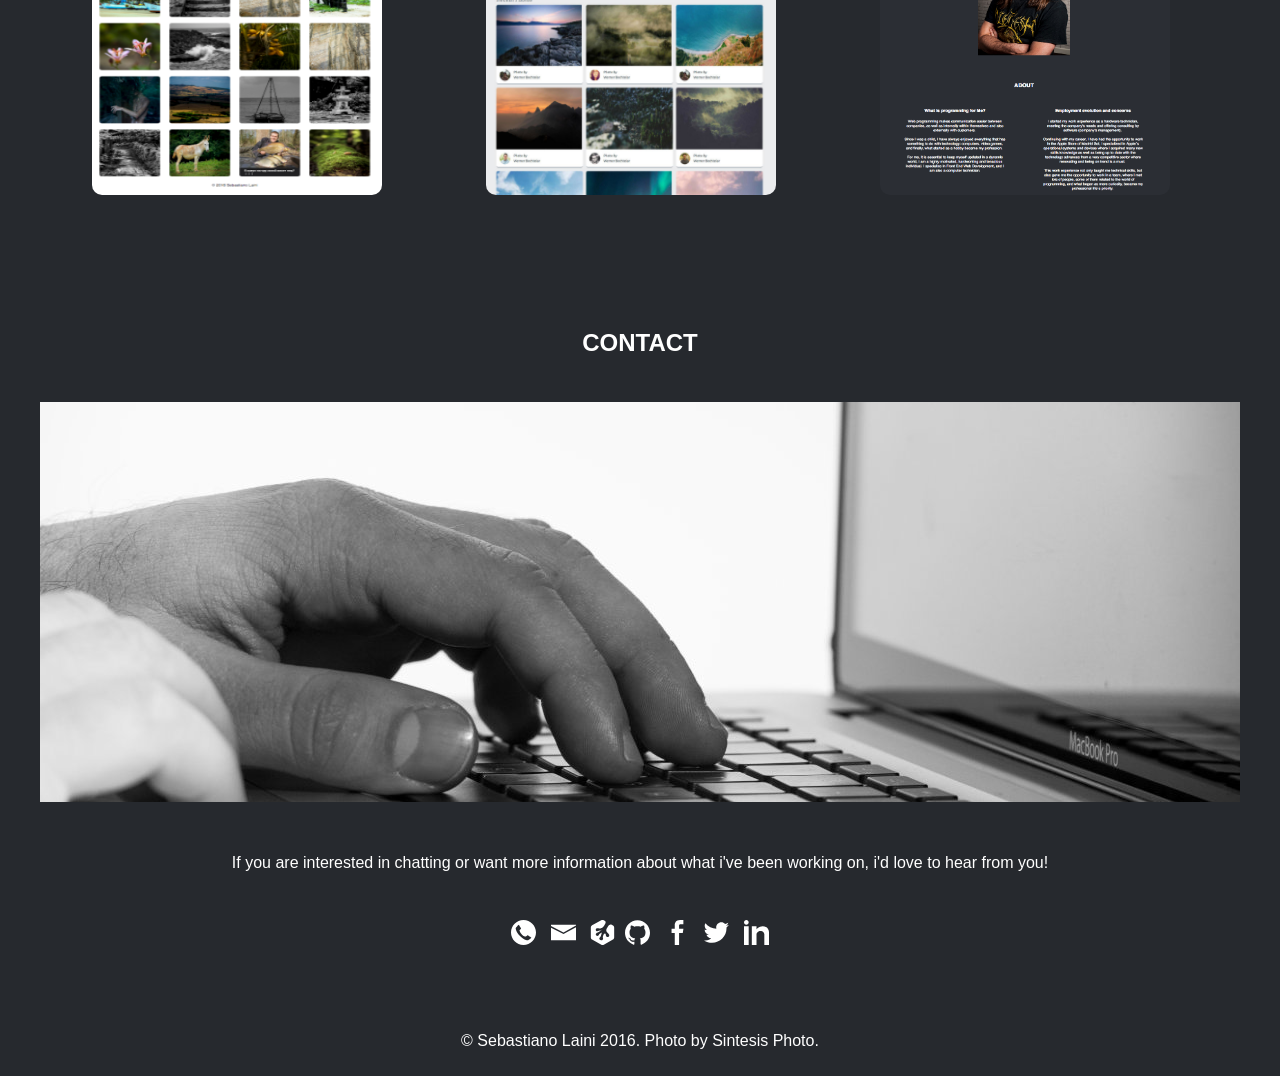
<file: Twelfth_Project/index.html>
<!doctype html>
<html lang="en">
<head>
  <meta charset="utf-8">
  <title>Sebastiano Laini</title>
  <link href="https://fonts.googleapis.com/css?family=Gloria+Hallelujah" rel="stylesheet">
  <link rel="stylesheet" href="css/main.css">
  <meta name="viewport" content="width=device-width, initial-scale=1.0">
  <meta name="robots" content="noindex">
  </head>

<body>

<div class="wrapper">
  
  <header id="header">
  
    <div id="fixed_nav">
      <svg id="menu" class="clearfix" x="0px" y="0px" width="30px" height="30px" viewBox="0 0 512 512">
        <path d="M32,480h448v-64H32V480z M32,352h448v-64H32V352z M32,224h448v-64H32V224z M32,32v64h448V32H32z"/>
      </svg>
    </div>

    <ul class="nav">
      <li><a class="home" href="#name_div">HOME</a></li>
      <li><a class="about" href="#about">ABOUT</a></li>
      <li><a class="portfolio" href="#portfolio">PORTFOLIO</a></li>
      <li><a class="contact" href="#contact">CONTACT</a></li>
    </ul>

    <div id="name_div" class="section">
      <div id="pic_photo"></div>
        <H1 id="name">Sebastiano Laini</H1>
          <p>Junior Front-end Web developer and Apple technician.</p> 
    </div>
      
  </header>

  <div id="about" class="section clearfix">

    <h2>ABOUT</h2>
      
      <div class="column1" >
        <h3>What is programming for Me?</h3>
          <p>Web programming makes communication easier between companies, as well as internally within themselves and also externally with customers. 
          <br><br>
          Since I was a child, I have always enjoyed everything that has something to do with technology: computers, video games, and finally, what started as a hobby became my profession.
          <br><br>
          For me, it is essential to keep myself updated in a dynamic world, I am a highly motivated, hardworking and tenacious individual. I specialize in Front End Web Development, and I am also a computer technician.</p>
      </div>

      <div class="column1">
        <h3>Employment evolution and concerns</h3>
          <p>I started my work experience as a hardware technician, meeting the company’s needs and offering consulting by software (company’s management).
            <br><br>
          Continuing with my career, I have had the opportunity to work in the Apple Store of Madrid Sol, I specialized in Apple´s operational systems and devices where I acquired many new skills knowledge as well as being up to date with the technology advances from a very competitive sector where renovating and being on trend is a must.
            <br><br>
          This work experience not only taught me technical skills, but also gave me the opportunity to work in a team, where I met lots of people, some of them related to the world of programming, and what began as mere curiosity, became my professional life´s priority.
            <br><br>
          In January 2016 I enrolled a course with Treehouse Inc, and that is how the adventure started. I chose a tech degree as a Front Web Developer to excel at something I thoroughly enjoy and would love to make my life’s career out of. </p>
      </div>
  </div>

  <div id="portfolio" class="section portfolio_div">
    
    <h2>PORTFOLIO</h2>
      
      <ul class="clearfix gallery">
        <li>
          <h2>Personal profile page.</h2>
            <img class="project" src="img/pro1.png" alt="personal profile page">
          <div class="description" >
            <p class="desc_p" >In this project I customized a web page to create a personal profile page. I modified the HTML and CSS for a basic web page by adding graphics, custom text, and CSS.</p>  
              <a href="https://github.com/sebalaini/First_Project_Treehouse.com" target="_blank" class="button repo" id="repository1">GitHub Repository</a>
              <a href="http://sebalaini.github.io/First_Project_Treehouse.com/" target="_blank" class="button live" id="livepage1">Live page</a>
          </div>
        </li>
      
        <li>
          <h2>Responsive layout.</h2>
            <img class="project" src="img/pro2_5.png" alt="responsive layout">
          <div class="description" >
            <p class="desc_p" >In this project I built a responsive, mobile-first layout using HTML and CSS. The design responds to small, medium, and large viewport sizes and devices; and demonstrates an understanding of responsive design.</p>
              <a href="https://github.com/sebalaini/Second_Project_Treehouse.com" target="_blank" class="button repo" id="repository2">GitHub Repository</a>
              <a href="http://sebalaini.github.io/Second_Project_Treehouse.com/" target="_blank" class="button live" id="livepage2">Live page</a>
          </div>
        </li>
        
        <li>
          <h2>Online registration form.</h2>  
            <img class="project" src="img/pro3.png" alt="online registration form">
          <div class="description" >
            <p class="desc_p" >In this project I built a responsive, mobile-friendly registration form using a wide variety of HTML form input types and attributes. Using supplied mockup files, I built a mobile and desktop version of the form using media queries, and used a "mobile-first" approach.</p>
              <a href="https://github.com/sebalaini/Third_Project_Treehouse.com" target="_blank" class="button repo" id="repository3">GitHub Repository</a>
              <a href="http://sebalaini.github.io/Third_Project_Treehouse.com/" target="_blank" class="button live" id="livepage3">Live page</a>
          </div>
        </li>
      
        <li>
          <h2>Interactive photo gallery.</h2>
            <img class="project" src="img/pro4.png" alt="interactive photo gallery">
          <div class="description" >
            <p class="desc_p" >In this project I built an interactive photo gallery using JavaScript and jQuery. The search area hides and shows photos depending on user input. When the user clicks on a thumbnail the photo will display in a lightbox.</p>
              <a href="https://github.com/sebalaini/Forth_Project_Treehouse.com" target="_blank" class="button repo" id="repository4">GitHub Repository</a>
              <a href="http://sebalaini.github.io/Forth_Project_Treehouse.com/" target="_blank" class="button live" id="livepage4">Live page</a>
          </div>
        </li>
        
        <li>
          <h2>CSS to SASS.</h2>
            <img class="project" src="img/pro2_5.png" alt="css to sass">
          <div class="description" >
            <p class="desc_p" >In this project I converted a CSS stylesheet to Sass. I refactored the stylesheet from the Build a Responsive Layout project using SCSS partials, variables, extends, and mixins.</p>
              <a href="https://github.com/sebalaini/Fifth_Project_Treehouse.com" target="_blank" class="button repo" id="repository5">GitHub Repository</a>
              <a href="http://sebalaini.github.io/Fifth_Project_Treehouse.com/" target="_blank" class="button live" id="livepage5">Live page</a>
          </div>
        </li>
      
        <li>
          <h2>SVG site update.</h2>
            <img class="project" src="img/pro6.png" alt="svg site update">
          <div class="description" >
            <p class="desc_p" >In this project I was given a website with rasterized images (PNG files) along with matching SVG files.I needed to replace the rasterized images and modernize the UI using the SVGs</p>
              <a href="https://github.com/sebalaini/Sixth_Project_Treehouse.com" target="_blank" class="button repo" id="repository6">GitHub Repository</a>
              <a href="http://sebalaini.github.io/Sixth_Project_Treehouse.com/" target="_blank" class="button live" id="livepage6">Live page</a>
          </div>
        </li>

        <li>
          <h2>Interactive video player.</h2>
            <img class="project" src="img/pro7.png" alt="interactive video player">
          <div class="description" >
            <p class="desc_p" >In this project I built an HTML5 video player using JavaScript and the HTML5 Video API. The video's transcript highlights as the video progresses, and when a user clicks any part of the transcript, it takes them to the appropriate place in the video.</p>
              <a href="https://github.com/sebalaini/Seventh_Project_Treehouse.com" target="_blank" class="button repo" id="repository7">GitHub Repository</a>
              <a href="http://sebalaini.github.io/Seventh_Project_Treehouse.com/" target="_blank" class="button live" id="livepage7">Live page</a>
          </div>
        </li>
      
        <li>
          <h2>Accessibility refactor.</h2>
            <img class="project" src="img/pro8.png" alt="accessibility refactor">
          <div class="description" >
            <p class="desc_p" >In this project I took a set of interlinked pages that suffer from various accessibility flaws and refine and updated them so they are accessible and pass an accessibility validator(s)'s automated checks and a human's check.</p>
              <a href="https://github.com/sebalaini/Eighth_Project_Treehouse.com" target="_blank" class="button repo" id="repository8">GitHub Repository</a>
              <a href="http://sebalaini.github.io/Eighth_Project_Treehouse.com/" target="_blank" class="button live" id="livepage8">Live page</a>
          </div>
        </li>

        <li>
          <h2>Web app dashboard.</h2>
            <img class="project" src="img/pro9.png" alt="web app dashboard">
          <div class="description" >
            <p class="desc_p" >In this project I took a mockup and a few icons and build a beautiful, web dashboard complete with JavaScript-driven charts and graphs. I only needed to take the design and create the HTML, CSS and JavaScript functionality for this page.</p>
              <a href="https://github.com/sebalaini/Ninth_Project_Treehouse.com" target="_blank" class="button repo" id="repository9">GitHub Repository</a>
              <a href="http://sebalaini.github.io/Ninth_Project_Treehouse.com/" target="_blank" class="button live" id="livepage9">Live page</a>
          </div>
        </li>
      
        <li>
          <h2>Use a public API to create a gallery.</h2>
            <img class="project" src="img/pro10.png" alt="public api gallery">
          <div class="description" >
            <p class="desc_p" >In this project I had to use at least 1 of the supplied APIs to grab data from at least 6 items from that API and display these items on a page in an attractive gallery of images or titles. Clicking the image or title, opens a lightbox with detailed information about the item.</p>
              <a href="https://github.com/sebalaini/Tenth_Project_Treehouse.com" target="_blank" class="button repo" id="repository10">GitHub Repository</a>
              <a href="http://sebalaini.github.io/Tenth_Project_Treehouse.com/" target="_blank" class="button live" id="livepage10">Live page</a>
          </div>
        </li>      

        <li>
          <h2>Optimizing a site for performance.</h2>
            <img class="project" src="img/pro11.png" alt="optimizing a site for performance">
          <div class="description" >
            <p class="desc_p" >In this project I applied the skills I've learned to take an existing website and provide optimization of graphics, HTML, CSS, and JavaScript to take a poorly optimized page and reduce the total load size to under 1.3MB.</p>
              <a href="https://github.com/sebalaini/Eleventh_Project_Treehouse.com" target="_blank" class="button repo" id="repository11">GitHub Repository</a>
              <a href="http://sebalaini.github.io/Eleventh_Project_Treehouse.com/" target="_blank" class="button live" id="livepage11">Live page</a>
          </div>
        </li>

        <li>
          <h2>Online portfolio.</h2>
            <img class="project" src="img/pro12.png" alt="online portfolio">
          <div class="description" >
            <p class="desc_p" >In this project I built an online portfolio to showcase the work I've created as part of the Treehouse program and projects I built on my own.</p>
              <a href="https://github.com/sebalaini/Twelfth_Project_Treehouse.com" target="_blank" class="button repo" id="repository12">GitHub Repository</a>
              <a href="http://sebalaini.github.io/Twelfth_Project_Treehouse.com/" target="_blank" class="button live" id="livepage12">Live page</a>
          </div>
        </li>

      </ul>
  </div>
    
<footer id="contact" class="section">

  <div class="clearfix">
    
    <h2>CONTACT</h2>
      
      <div class="cont_photo"></div>

        <p>If you are interested in chatting or want more information about what i've been working on, i'd love to hear from you!</p>
        
          <ul id="social_logos" class="clearfix">
            <li><a href="tel:+34695413993" class="social phone">
              <svg x="0px" y="0px" width="25px" height="25px" viewBox="0 0 512 512">
                <path d="M256,0C114.595,0,0,114.595,0,256c0,141.405,114.595,256,256,256c141.404,0,256-114.595,256-256 C512,114.595,397.404,0,256,0z M344.938,416.032c-7.188-0.032-65.875,5.155-154.97-83.939C100.906,243.047,96,172.656,96,167.187 c0-5.453,53.968-71.11,61.126-71.11c7.062,0,50.874,75.987,50,81.11c-0.909,5.046-33.44,26.906-33.44,33.939 c0,7.046,13.315,51.92,52.313,90.966c39.002,38.97,74,40,79.626,37.312c5.593-2.811,26.499-27.812,32.624-27.812 c6.156,0,77.75,45.095,77.75,51.251C416,368.781,352.125,416.064,344.938,416.032z"/>
              </svg></a></li>

            <li><a href="mailto:sebastianolaini@gmail.com" class="social mail">
              <svg x="0px" y="0px" width="25px" height="25px" viewBox="0 0 512 512">
                <path d="M0,96v27.734l255.501,133.453L512,110.25V96H0z M0,157.67V416h512V147.203L256,288L0,157.67z"/>
              </svg></a></li>
          
            <li><a href="https://teamtreehouse.com/sebastianolaini" target="_blank" class="social treehouse">
              <svg width="25px" height="25px" viewBox="0 0 256 274" version="1.1">
                <path d="M242.346667,60.3733333 C238.933333,58.6666667 231.253333,55.2533333 222.72,50.1333333 C213.333333,45.0133333 198.826667,53.5466667 189.44,68.0533333 L173.226667,95.36 C167.253333,107.306667 168.106667,120.106667 175.786667,131.2 L176.64,132.053333 C184.32,143.146667 194.56,152.533333 197.12,155.946667 C198.826667,157.653333 200.533333,161.066667 201.386667,163.626667 C203.946667,173.866667 198.826667,183.253333 188.586667,185.813333 C179.2,188.373333 168.96,182.4 165.546667,173.013333 C164.693333,170.453333 164.693333,167.893333 164.693333,165.333333 C165.546667,161.066667 163.84,154.24 157.866667,149.12 C151.893333,142.293333 139.946667,155.093333 136.533333,167.04 L136.533333,167.893333 C133.12,180.693333 130.56,190.933333 131.413333,191.786667 C131.413333,192.64 132.266667,193.493333 132.266667,193.493333 C137.386667,203.733333 133.973333,215.68 123.733333,220.8 C113.493333,225.92 100.693333,222.506667 95.5733333,212.266667 C90.4533333,202.026667 93.8666667,190.08 104.106667,184.96 C104.96,184.96 104.96,184.106667 105.813333,184.106667 C106.666667,184.106667 108.373333,178.133333 110.933333,172.16 C112.64,166.186667 114.346667,161.066667 114.346667,161.066667 C114.346667,160.213333 114.346667,159.36 115.2,159.36 L125.44,123.52 L115.2,144.853333 C113.493333,140.586667 111.786667,140.586667 106.666667,144 C104.106667,145.706667 98.9866667,149.973333 97.28,151.68 C93.0133333,155.093333 89.6,161.066667 87.8933333,164.48 C87.04,167.04 85.3333333,168.746667 83.6266667,170.453333 C75.9466667,177.28 64,175.573333 58.0266667,167.893333 C52.0533333,160.213333 53.76,149.973333 61.44,144 C64,142.293333 66.56,140.586667 69.12,140.586667 C73.3866667,139.733333 89.6,129.493333 98.9866667,123.52 C100.693333,122.666667 102.4,120.96 103.253333,120.106667 L128,102.186667 L105.813333,114.133333 L100.693333,114.133333 C93.8666667,114.986667 85.3333333,115.84 83.6266667,118.4 C82.7733333,119.253333 81.92,120.96 80.2133333,121.813333 C73.3866667,125.226667 63.1466667,123.52 57.1733333,116.693333 C52.0533333,109.013333 53.76,99.6266667 60.5866667,94.5066667 C64.8533333,91.9466667 68.2666667,91.0933333 71.68,91.0933333 C77.6533333,91.0933333 93.0133333,94.5066667 105.813333,91.9466667 L109.226667,91.0933333 C122.026667,88.5333333 137.386667,78.2933333 143.36,66.3466667 C143.36,66.3466667 149.333333,55.2533333 157.013333,43.3066667 C164.693333,30.5066667 163.84,16.8533333 156.16,11.7333333 L141.653333,3.2 C133.973333,-1.06666667 122.026667,-1.06666667 114.346667,3.2 L13.6533333,58.6666667 C5.97333333,62.9333333 0,74.0266667 0,82.56 L0,191.786667 C0,200.32 5.97333333,209.706667 13.6533333,213.973333 L115.2,270.293333 C122.88,274.56 134.826667,274.56 142.506667,270.293333 L242.346667,213.12 C250.026667,208.853333 256,199.466667 256,190.933333 L256,82.56 C256,74.0266667 250.026667,64.64 242.346667,60.3733333 L242.346667,60.3733333 Z"></path>
              </svg>

            <li><a href="https://github.com/sebalaini" target="_blank" class="social github">
              <svg width="25px" height="25px" viewBox="0 0 256 250">
                <path d="M128.00106,0 C57.3172926,0 0,57.3066942 0,128.00106 C0,184.555281 36.6761997,232.535542 87.534937,249.460899 C93.9320223,250.645779 96.280588,246.684165 96.280588,243.303333 C96.280588,240.251045 96.1618878,230.167899 96.106777,219.472176 C60.4967585,227.215235 52.9826207,204.369712 52.9826207,204.369712 C47.1599584,189.574598 38.770408,185.640538 38.770408,185.640538 C27.1568785,177.696113 39.6458206,177.859325 39.6458206,177.859325 C52.4993419,178.762293 59.267365,191.04987 59.267365,191.04987 C70.6837675,210.618423 89.2115753,204.961093 96.5158685,201.690482 C97.6647155,193.417512 100.981959,187.77078 104.642583,184.574357 C76.211799,181.33766 46.324819,170.362144 46.324819,121.315702 C46.324819,107.340889 51.3250588,95.9223682 59.5132437,86.9583937 C58.1842268,83.7344152 53.8029229,70.715562 60.7532354,53.0843636 C60.7532354,53.0843636 71.5019501,49.6441813 95.9626412,66.2049595 C106.172967,63.368876 117.123047,61.9465949 128.00106,61.8978432 C138.879073,61.9465949 149.837632,63.368876 160.067033,66.2049595 C184.49805,49.6441813 195.231926,53.0843636 195.231926,53.0843636 C202.199197,70.715562 197.815773,83.7344152 196.486756,86.9583937 C204.694018,95.9223682 209.660343,107.340889 209.660343,121.315702 C209.660343,170.478725 179.716133,181.303747 151.213281,184.472614 C155.80443,188.444828 159.895342,196.234518 159.895342,208.176593 C159.895342,225.303317 159.746968,239.087361 159.746968,243.303333 C159.746968,246.709601 162.05102,250.70089 168.53925,249.443941 C219.370432,232.499507 256,184.536204 256,128.00106 C256,57.3066942 198.691187,0 128.00106,0 Z M47.9405593,182.340212 C47.6586465,182.976105 46.6581745,183.166873 45.7467277,182.730227 C44.8183235,182.312656 44.2968914,181.445722 44.5978808,180.80771 C44.8734344,180.152739 45.876026,179.97045 46.8023103,180.409216 C47.7328342,180.826786 48.2627451,181.702199 47.9405593,182.340212 Z M54.2367892,187.958254 C53.6263318,188.524199 52.4329723,188.261363 51.6232682,187.366874 C50.7860088,186.474504 50.6291553,185.281144 51.2480912,184.70672 C51.8776254,184.140775 53.0349512,184.405731 53.8743302,185.298101 C54.7115892,186.201069 54.8748019,187.38595 54.2367892,187.958254 Z M58.5562413,195.146347 C57.7719732,195.691096 56.4895886,195.180261 55.6968417,194.042013 C54.9125733,192.903764 54.9125733,191.538713 55.713799,190.991845 C56.5086651,190.444977 57.7719732,190.936735 58.5753181,192.066505 C59.3574669,193.22383 59.3574669,194.58888 58.5562413,195.146347 Z M65.8613592,203.471174 C65.1597571,204.244846 63.6654083,204.03712 62.5716717,202.981538 C61.4524999,201.94927 61.1409122,200.484596 61.8446341,199.710926 C62.5547146,198.935137 64.0575422,199.15346 65.1597571,200.200564 C66.2704506,201.230712 66.6095936,202.705984 65.8613592,203.471174 Z M75.3025151,206.281542 C74.9930474,207.284134 73.553809,207.739857 72.1039724,207.313809 C70.6562556,206.875043 69.7087748,205.700761 70.0012857,204.687571 C70.302275,203.678621 71.7478721,203.20382 73.2083069,203.659543 C74.6539041,204.09619 75.6035048,205.261994 75.3025151,206.281542 Z M86.046947,207.473627 C86.0829806,208.529209 84.8535871,209.404622 83.3316829,209.4237 C81.8013,209.457614 80.563428,208.603398 80.5464708,207.564772 C80.5464708,206.498591 81.7483088,205.631657 83.2786917,205.606221 C84.8005962,205.576546 86.046947,206.424403 86.046947,207.473627 Z M96.6021471,207.069023 C96.7844366,208.099171 95.7267341,209.156872 94.215428,209.438785 C92.7295577,209.710099 91.3539086,209.074206 91.1652603,208.052538 C90.9808515,206.996955 92.0576306,205.939253 93.5413813,205.66582 C95.054807,205.402984 96.4092596,206.021919 96.6021471,207.069023 Z"></path>
              </svg></a></li>
            
          <li><a href="https://www.facebook.com/sebastiano.laini" target="_blank" class="social facebook">
            <svg x="0px" y="0px" width="25px" height="25px" viewBox="0 0 512 512">
              <path fill-rule="evenodd" clip-rule="evenodd" d="M377.5,177.625h-89.062v-65.001c0-19.936,20.623-24.56,30.248-24.56 c9.562,0,57.533,0,57.533,0V0.342L310.279,0c-89.967,0-110.499,65.408-110.499,107.344v70.281H134.5V268h65.28 c0,116.032,0,244,0,244h88.657c0,0,0-129.28,0-244h75.311L377.5,177.625z"/>
            </svg></a></li>

          <li><a href="https://twitter.com/sebastianolaini" target="_blank" class="social twitter">
            <svg x="0px" y="0px" width="25px" height="25px" viewBox="0 0 512 512">
             <path d="M512,98c-8.624,4.749-34.499,14.25-58.624,16.624c15.469-8.342,38.374-35.654,44.032-57.373 c-14.877,9.498-49.034,23.344-65.907,23.344c0,0,0,0.029,0.032,0.061C412.281,60.531,385.219,48,355.155,48 c-58.311,0-105.622,47.28-105.622,105.625c0,8.093,0.966,15.968,2.717,23.53h-0.032C173.094,175.126,80.595,135.469,28.47,67.594 c-32,55.437-4.313,117.062,32.029,139.533c-12.406,0.966-35.344-1.408-46.125-11.907c-0.749,36.781,16.97,85.53,81.469,103.187 c-12.435,6.72-34.375,4.812-43.968,3.344c3.376,31.095,46.874,71.719,94.407,71.719C129.344,393.03,71.533,428.624,0,417.28 C48.595,446.874,105.251,464,165.219,464c170.407,0,302.749-138.093,295.625-308.467c0-0.189-0.063-0.406-0.063-0.563 c0-0.471,0.063-0.938,0.063-1.344c0-0.531-0.063-1.03-0.063-1.593C476.281,141.469,497.095,122.72,512,98z"/>
            </svg></a></li>

          <li><a href="https://es.linkedin.com/in/sebastianolaini" target="_blank" class="social linkedin">
            <svg x="0px" y="0px" width="25px" height="25px" viewBox="0 0 512 512">
              <path fill-rule="evenodd" clip-rule="evenodd" d="M0,511.562h96.07V127.891H0V511.562z M384.281,127.891 c-82.245,1.375-122.714,61.228-128.093,63.945v-63.945h-96.07v383.672h96.07V287.754c0-8.211,20.263-73.937,96.07-63.945 c40.717,2.654,62.673,56.419,64.047,63.945v223.809L512,512V246.381C508.621,208.04,489.421,129.266,384.281,127.891z M48.035,0 C21.517,0,0,21.45,0,47.959s21.517,47.959,48.035,47.959S96.07,74.468,96.07,47.959S74.554,0,48.035,0z"/>
            </svg></a></li>
        </ul>
    </div>

      <div id="foot" class="clearfix">
        <p class="foot_copy">&copy; Sebastiano Laini 2016. Photo by Sintesis Photo.</p>
      </div>
  
  </footer>
</div>
  
    <script src="https://ajax.googleapis.com/ajax/libs/jquery/3.1.0/jquery.min.js"></script>
    <script src="js/main.js" type="text/javascript" charset="utf-8"></script>
  </body>
</html>
</file>
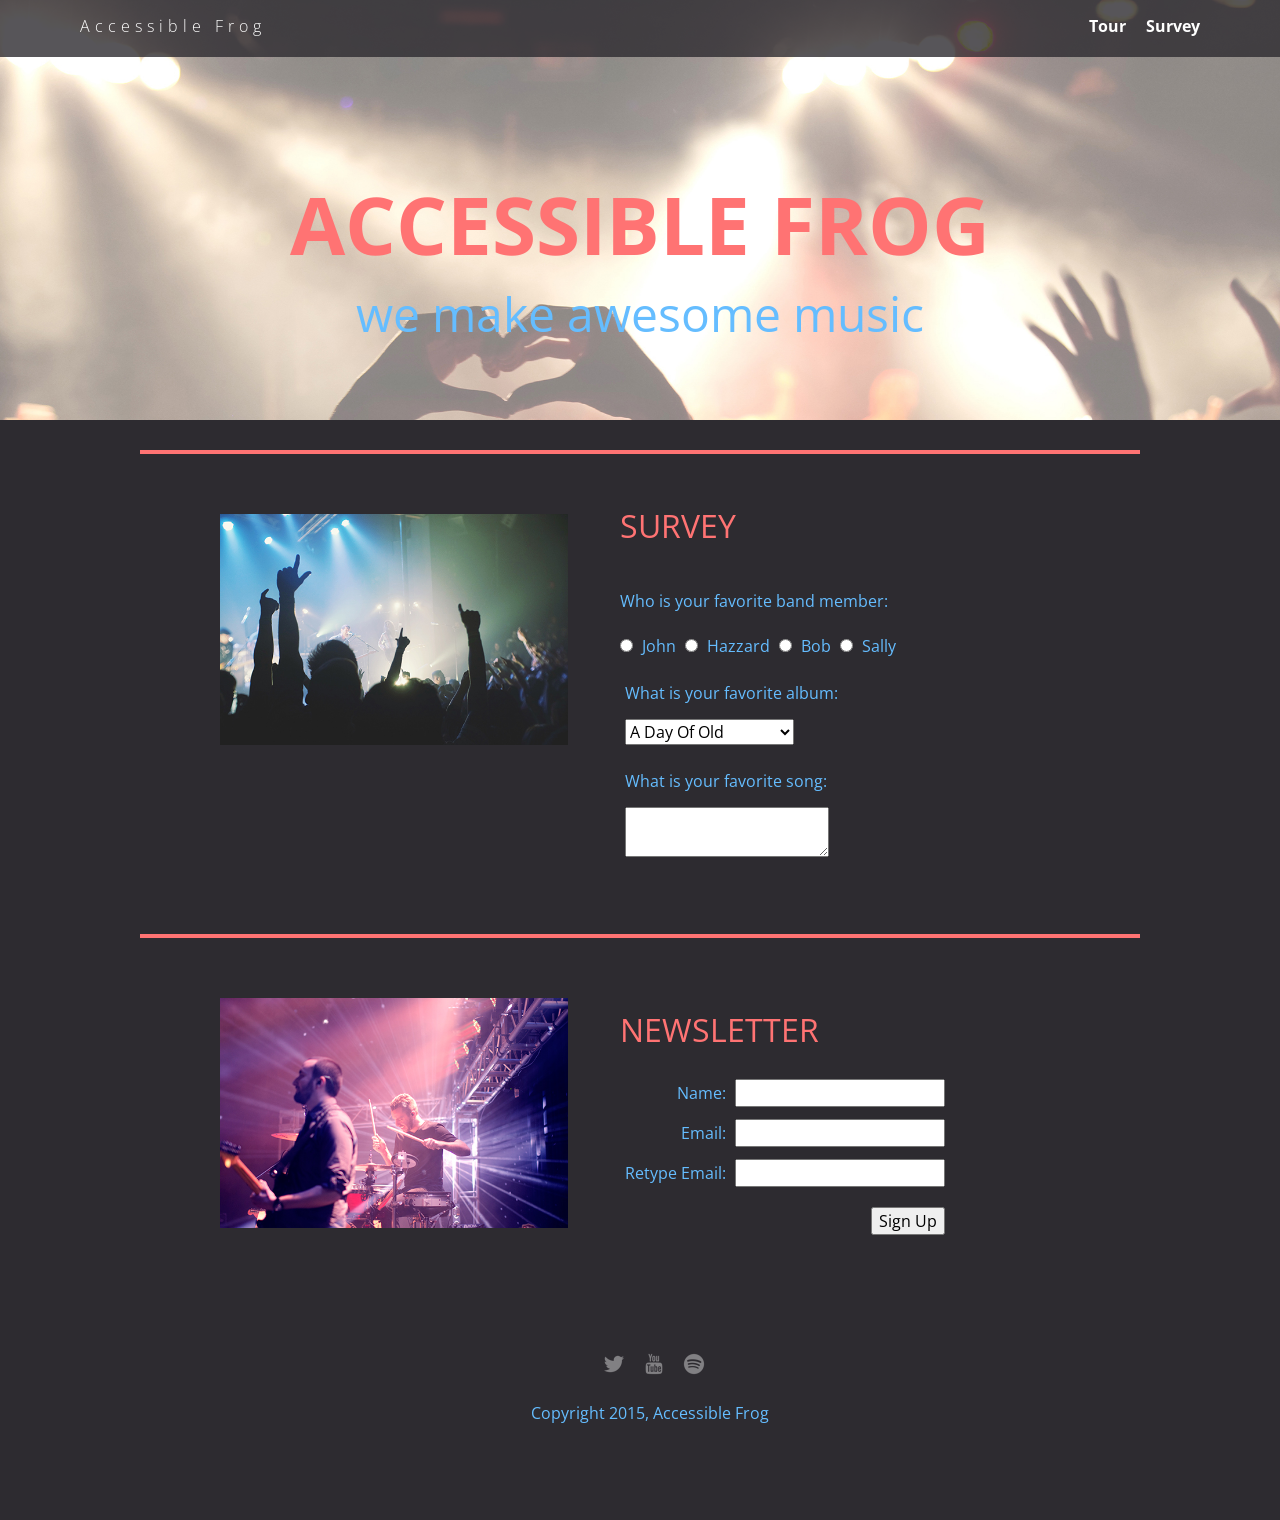
<file: Eighth_Project/survey.html>
<!doctype html>
<html lang="en">
  <head>
    <meta charset="utf-8">
    <link href="css/normalize.css" rel="stylesheet" type="text/css" />
    <link href="css/main.css" rel="stylesheet" type="text/css" />
    <meta name="viewport" content="width=device-width, initial-scale=1, maximum-scale=1, user-scalable=0"/>
    <link href='https://fonts.googleapis.com/css?family=Open+Sans:400,300,600' rel='stylesheet' type='text/css'>
    <title>Accessible Frog</title>
  </head>

<body>
  <div class="main-nav" role="navigation">
    <ul class="nav">
      <li class="name"><a href="index.html">Accessible Frog</a></li>
      <li><a href="tour.html">Tour</a></li>
      <li><a href="#">Survey</a></li>
    </ul>
  </div>

<header role="banner">
  <img id="banner" src="img/concert02_no_text.jpg" alt="">
    <h1>ACCESSIBLE FROG</h1>
  <p>we make awesome music</p>
</header>

<main role="main">
    <div class="card">
      <div class="flex">
        <img class="photo SurveyPhoto" src= "img/concert01.jpg" alt="fans photo during a concert">
          <div class="container">
            <form class = "survey">
              <fieldset>
                <legend>SURVEY</legend>

              <p class="clearfix">Who is your favorite band member:</p>
                
                <input id="John" type="radio" name="res" value="John" aria-labelledby="John">
                <label for="John">John</label>
                
                <input id="Hazzard" type="radio" name="res" value="Hazzard" aria-labelledby="Hazzard">
                <label for="Hazzard">Hazzard</label>
                
                <input id="Bob" type="radio" name="res" value="Bob" aria-labelledby="Bob">
                <label for="Bob">Bob</label>
                
                <input id="Sally" type="radio" name="res" value="Sally" aria-labelledby="Sally">
                <label for="Sally">Sally</label>
                
                <label for="albums" class="clearfix">What is your favorite album:</label>
                <p id="selectalbum">Choose your favourite album</p>
                <select id="albums" class="clearfix" name="select" aria-describedby="selectalbum">
                  
                  <option value="1">A Day Of Old</option>
                  <option value="2">Diamond Fireworks</option>
                  <option value="3">Enjoy Your Desire</option>
                  <option value="4">Finding My Shadow</option>
                  <option value="5">Heroic Forever</option>
                  <option value="6">Midnight Fires</option>
                  <option value="7">Music Of My Life</option>
                  <option value="8">Party For An Angel</option>
                  <option value="9">Song For Yesterday</option>
                  <option value="10">Street Of The Rider</option>
                  <option value="11">This Is For You</option>
                
                </select>
                
                <label for="favouriteSong" class="clearfix">What is your favorite song:</label>
                <textarea id="favouriteSong" class="clearfix"></textarea>
              </fieldset>
            </form>
          </div>
        </div>
      </div>  

      <div class="card">
        <div class="flex">
          <img class="photo SurveyPhoto" src= "img/the_band.jpg" alt="band during a concert">
            <div class="container">
              <form class="newsletter">
                <fieldset>
                  <legend>NEWSLETTER</legend>  
                  
                  <label for="Name">Name:</label>
                  <input id="Name" type ="text" name="textfield" aria-describedby="entername"><br>
                  <p id="entername">enter your name</p>

                  <label for="Email">Email:</label> 
                  <input id="Email" type ="email" name="textfield" aria-describedby="entermail"><br>
                  <p id="entermail">enter your E-mail</p>
                  
                  <label for="RepeatEmail">Retype Email:</label> 
                  <input id="RepeatEmail" type ="email" name="textfield" aria-describedby="repeatmail"><br>
                  <p id="repeatmail">Repeat you E-mail</p>

                  <button id="submit" type="submit" aria-describedby="subbutton">Sign Up</button>
                  <p id="subbutton">Submit button</p>
                
              </fieldset>   
            </form>
          </div>
        </div>
      </div> 
</main>

<footer role="contentinfo">
  <ul>
    <li><a href="#" class="social twitter" aria-hidden="true"><img src= "img/twitter-32.png" alt="twitter logo"></a></li>
    <li><a href="#" class="social youtube" aria-hidden="true"><img src= "img/youtube-32.png" alt="youtube logo"></a></li>
    <li><a href="#" class="social spotify" aria-hidden="true"><img src= "img/spotify-32.png" alt="spotify logo"></a></li>
  </ul>
      <p class="copyright">Copyright 2015, Accessible Frog</p>
    </footer>
  </body>
</html>
</file>
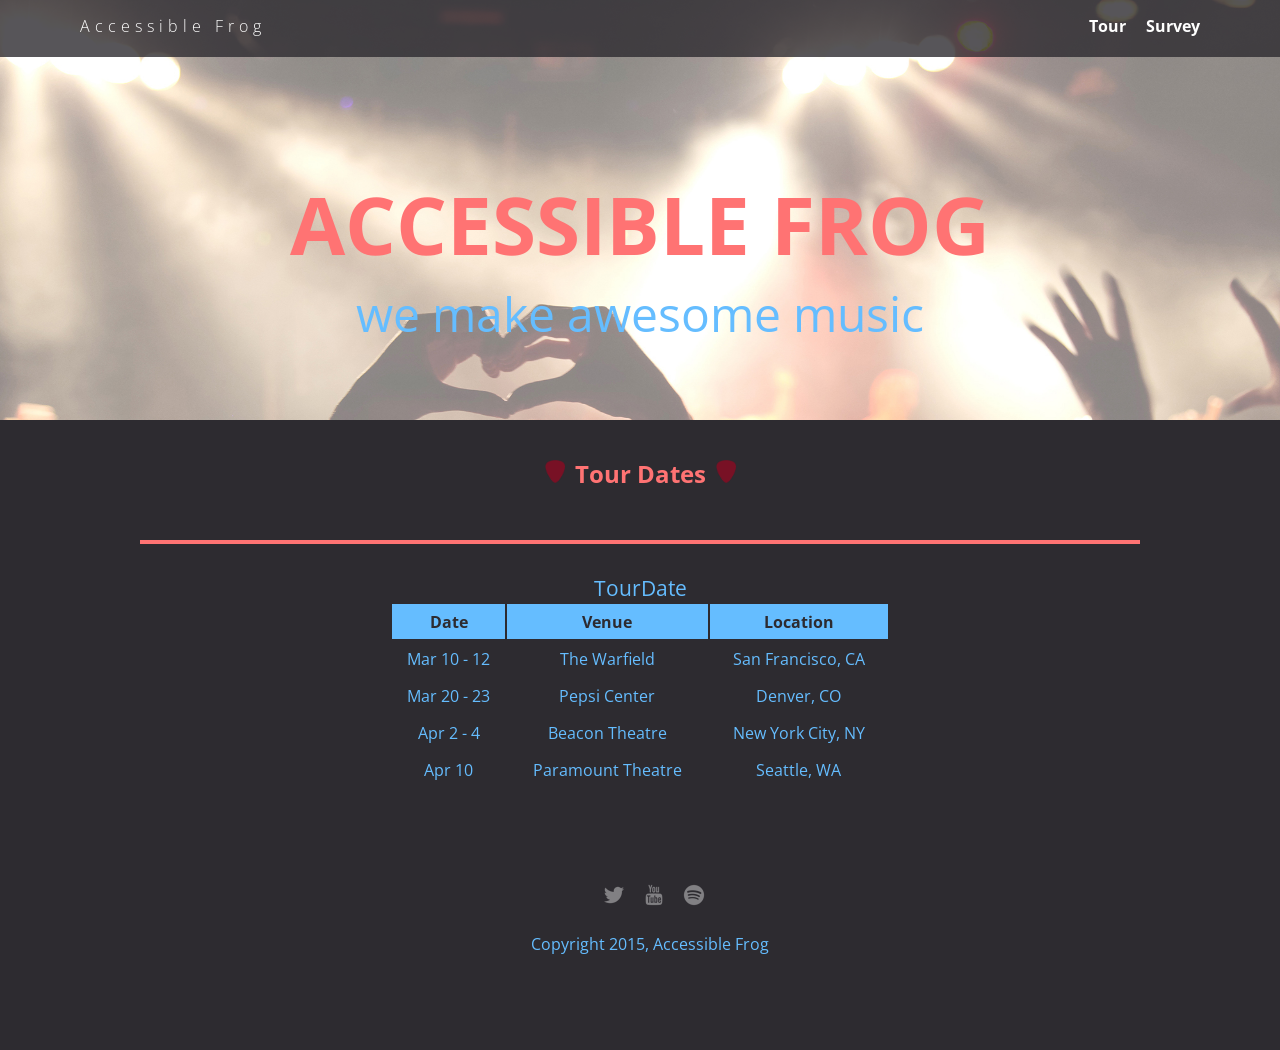
<file: Eighth_Project/tour.html>
<!doctype html>
<html lang="en">
  <head>
    <meta charset="utf-8">
    <link href="css/normalize.css" rel="stylesheet" type="text/css" />
    <link href="css/main.css" rel="stylesheet" type="text/css" />
    <meta name="viewport" content="width=device-width, initial-scale=1, maximum-scale=1, user-scalable=0"/>
    <link href='https://fonts.googleapis.com/css?family=Open+Sans:400,300,600' rel='stylesheet' type='text/css'>
    <title>Accessible Frog</title>
  </head>

<body>
  <div class="main-nav" role="navigation">
    <ul class="nav">
      <li class="name"><a href="index.html">Accessible Frog</a></li>
      <li><a href="#">Tour</a></li>
      <li><a href="survey.html">Survey</a></li>
    </ul>
  </div>

<header role="banner">
  <img id="banner" src="img/concert02_no_text.jpg" alt="">
    <h1>ACCESSIBLE FROG</h1>
  <p>we make awesome music</p>
</header>
      
<main role="main">
   
  <h2 class="center"><img class="pick" src= "img/guitar_pick.png" alt="">Tour Dates<img class="pick" src= "img/guitar_pick.png" alt=""></h2>
    
  <div class="card tourtable">
    
    <table id="TourDate">
      <caption>TourDate</caption> 
      
      <thead>
        <tr>
          <th scope="col">Date</th>
          <th scope="col">Venue</th>
          <th scope="col">Location</th>
        </tr>
      </thead>
        
      <tr>
        <td>Mar 10 - 12</td>
        <td>The Warfield </td>
        <td>San Francisco, CA</td>
      </tr>  
      
      <tr>
        <td>Mar 20 - 23</td>
        <td>Pepsi Center</td>
        <td>Denver, CO</td>
      </tr>
      
      <tr>
        <td>Apr 2 - 4</td>
        <td>Beacon Theatre</td>
        <td>New York City, NY</td>
      </tr>
      
      <tr>
        <td>Apr 10</td>
        <td>Paramount Theatre</td>
        <td>Seattle, WA</td>
      </tr>
  </table>

  </div>
</main>
    
<footer role="contentinfo">
  <ul>
    <li><a href="#" class="social twitter" aria-hidden="true"><img src= "img/twitter-32.png" alt="twitter logo"></a></li>
    <li><a href="#" class="social youtube" aria-hidden="true"><img src= "img/youtube-32.png" alt="youtube logo"></a></li>
    <li><a href="#" class="social spotify" aria-hidden="true"><img src= "img/spotify-32.png" alt="spotify logo"></a></li>
  </ul>
      <p class="copyright">Copyright 2015, Accessible Frog</p>
    </footer>
  </body>
</html>
</file>
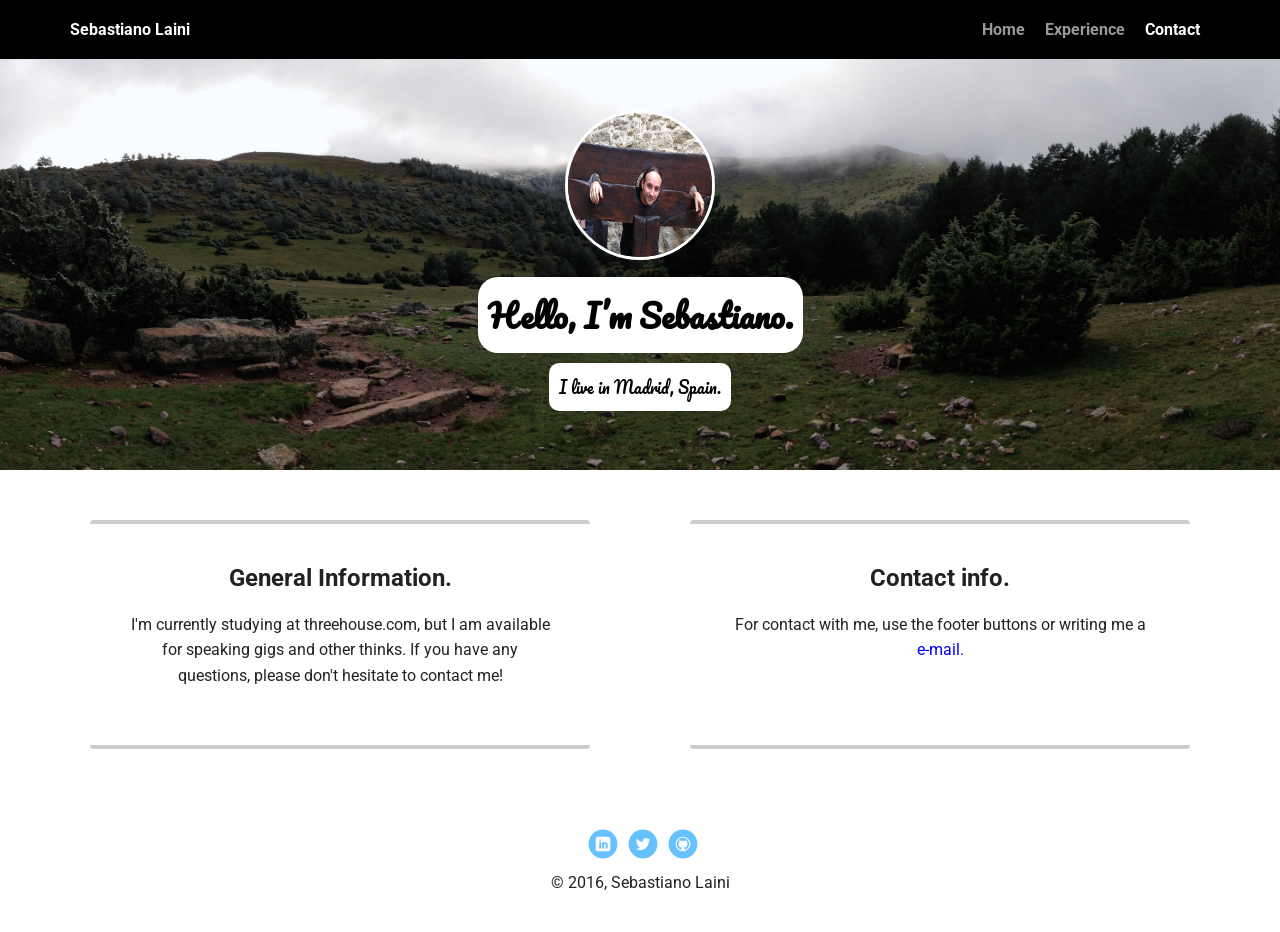
<file: First_Project/contact.html>
<!doctype html>
<html lang="en">
<head>
  <meta charset="utf-8">
  <title>Sebastiano Laini's Profile</title>
  <link rel="stylesheet" href="css/normalize.css">
  <link rel="stylesheet" href="css/main.css">
  <link rel="stylesheet" href="css/responsive.css">
  <meta name="viewport" content="width=device-width, initial-scale=1.0">
  <link href="https://fonts.googleapis.com/css?family=Muli%7CRoboto:400,300,500,700,900" rel="stylesheet">
  <link href='https://fonts.googleapis.com/css?family=Pacifico' rel='stylesheet' type='text/css'>
  </head>
  <body>

    <div class="main-nav">
      <ul class="nav">
        <li class="name">Sebastiano Laini</li>
        <li><a href="index.html" >Home</a></li>
        <li><a href="experience.html">Experience</a></li>
        <li><a href="contact.html" class="selected">Contact</a></li>         
      </ul> 
    </div>

    <header class="header header_c">
      <img src="images/me.jpg" alt="Sebastiano's profile photo" class="profile-image">
        <h1 class="tag name">Hello, I’m Sebastiano.</h1>
      <p class="tag location">I live in Madrid, Spain.</p>
    </header>

    <main class="flex">
      <div class="card">
        <h2>General Information.</h2>
          <p>I'm currently studying at threehouse.com, but I am available for speaking gigs and other thinks. If you have any questions, please don't hesitate to contact me!</p>
      </div> 

      <div class="card">
        <h2>Contact info.</h2>
          <p>For contact with me, use the footer buttons or writing me a <a class="mail" href="mailto:sebastianolaini@gmail.com">e-mail.</a></p>
      </div>

    </main>
    <footer class="foot">
        <ul>
          <li><a href="https://es.linkedin.com/in/sebastiano-laini-a9735589" class="social linkedin">LinkedIn</a></li>
          <li><a href="https://twitter.com/SebastianoLaini" class="social twitter">Twitter</a></li>
          <li><a href="https://github.com/sebalaini" class="social github">Github</a></li>
        </ul>
      <p class="copyright">&copy; 2016, Sebastiano Laini</p>
    </footer>
  </body>
  </html>
</file>
<file: Eighth_Project/css/main.css>
*{box-sizing:border-box}body{margin:0;padding:0;text-align:center;font-family:'Open Sans', sans-serif;background:#2d2b30}@media (min-width: 840px){main{padding-top:20px}}@media (min-width: 840px){main p{line-height:1.6em}}p,legend,caption,td,th,label{color:#65bdff}p.heading,h2{color:#ff7373}@media (min-width: 318px){h2{text-align:center;margin-bottom:50px}}@media (min-width: 840px){h2{text-align:left}}.center{text-align:center}a{text-decoration:none;color:#fff}a:hover,a:focus{color:#ff7373}@media (min-width: 318px){legend{width:100%;text-align:center;font-size:2em;color:#ff7373;margin-bottom:20px}}@media (min-width: 840px){legend{text-align:left}}.tag{color:black;padding:10px;letter-spacing:5px}.name{font-weight:300}.clearfix{clear:both}@media (min-width: 318px){header{text-align:center;padding-top:60px;height:300px}}@media (min-width: 840px){header{height:400px}}@media (min-width: 318px){#banner{position:relative;top:-60px;width:100%;height:300px}}@media (min-width: 840px){#banner{height:420px}}@media (min-width: 318px){header h1{font-size:2em;position:relative;top:-240px;color:#ff7373}}@media (min-width: 840px){header h1{top:-370px;font-size:5em}}@media (min-width: 318px){header p{position:relative;font-size:1.4em;top:-260px}}@media (min-width: 840px){header p{font-size:3em;top:-420px}}.main-nav{width:100%;background:rgba(45,43,48,0.8);min-height:30px;padding:10px;position:fixed;z-index:100;text-align:center}@media (min-width: 318px){.nav{display:flex;justify-content:space-around;font-weight:700;list-style-type:none;margin:0 auto;padding:0}}@media (min-width: 840px){.nav{max-width:1200px;padding:0 30px}}.nav .name{display:block;margin-right:auto;color:white;letter-spacing:5px}.nav li{padding:5px 10px 10px 10px}.nav a{transition:all .5s}@media (min-width: 318px){footer{width:100%;min-height:30px;padding:20px 0 40px 20px}}@media (min-width: 840px){footer{font-size:1.3em;max-width:1200px;margin:40px auto}}footer .copyright{top:-8px;font-size:.75em}footer ul{list-style-type:none;margin:0;padding:0}footer ul li{display:inline-block}a.social{display:inline-block;margin-left:5px;width:30px;height:30px;background-size:30px 30px;opacity:.4;transition:all .5s}a.social:hover{opacity:1}.tagline{font-weight:600;padding:20px;text-transform:uppercase;color:#ff7373}@media (min-width: 318px){.card{margin:30px;padding:30px 40px;text-align:left;border-top:4px solid #ff7373;clear:both}}@media (min-width: 840px){.card{margin:30px auto;width:80%;max-width:1000px}}@media (min-width: 318px){.photo{display:block;width:200px;height:0%;margin:0 auto}}@media (min-width: 840px){.photo{width:30%;margin:20px 30px}}@media (min-width: 318px){.information{width:100%;text-align:center}}@media (min-width: 840px){.information{text-align:left}}.heading{font-size:2em;text-transform:uppercase;color:#781125;margin-top:10px}@media (min-width: 840px){.flex{display:-ms-flexbox;display:flex;max-width:1200px;-ms-flex-pack:distribute}}fieldset{border:none}.heading{display:inline-block;margin:0}.pick{width:40px;height:0%;padding:10px;position:relative;top:10px}#tourdates{text-align:center}@media (min-width: 318px){table{margin:0 auto;width:100%;text-align:center}}@media (min-width: 840px){table{width:500px}}caption{font-size:1.3em}thead{background:#65bdff}th{color:#2d2b30}tr{height:35px}@media (min-width: 318px){.SurveyPhoto{width:60%;padding:10px}}@media (min-width: 840px){.SurveyPhoto{width:40%}}label{margin:5px;display:inline-block}@media (min-width: 318px){label.clearfix{margin-top:20px;display:block}}@media (min-width: 840px){label.clearfix{display:inline-block}}select,textarea{display:block;margin:10px 5px 5px}form{margin:0 auto;text-align:left;display:inline-block}.container{text-align:center;margin-top:20px}.newsletter{text-align:right;margin-top:20px}input[type="text"],input[type="email"]{margin-bottom:10px}button{margin-top:10px}textarea#favouriteSong:focus,input:focus,input[type="radio"]:focus,button:focus{border:2px solid #65bdff;background:#ff7373}#selectalbum,#entername,#entermail,#repeatmail,#subbutton{display:none}
/*# sourceMappingURL=main.css.map */
</file>
<file: Fifth_Project/css/main.css>
#experience,#experience h2,#contact,#contact h2{padding:5px;margin:5px}p{font-family:"Open Sans",sans-serif;font-size:1em;color:#000;text-align:center;padding:10px 5%}a{text-decoration:none;color:#000;font-weight:bold}ul{list-style-type:none}h1{text-align:center;font-family:"Lobster",sans-serif;font-size:2em}h2{clear:both;font-family:"Lato",sans-serif;font-size:1.4em;font-weight:900;text-align:center;padding:5px 0}@media (min-width: 768px){#gallery{margin-top:40px}}@media (min-width: 1024px){#gallery{margin-top:60px}}@media (min-width: 320px){.header{padding:5px;background:-webkit-linear-gradient(#b3ffff, #fff);background:-o-linear-gradient(#b3ffff, #fff);background:linear-gradient(#b3ffff, #fff)}}@media (min-width: 768px){.header{background:#fff}}@media (min-width: 320px){.intro{padding:40px}}@media (min-width: 768px){.intro{margin-top:40px;display:flex;justify-content:flex-start}}@media (min-width: 1024px){.intro{margin-top:50px}}.nav{text-align:center;padding:5px;margin:5px;display:flex;flex-direction:column}.nav li{margin:15px}.nav a{padding:10px}@media (min-width: 768px){.nav{flex-direction:row;justify-content:center;border-bottom:2px solid gray}}@media (min-width: 1024px){.nav{align-content:space-around;justify-content:flex-end;border-bottom:hidden}}@media (min-width: 1024px){.name{float:left;margin-top:9px;margin-left:60px}}#foot{clear:both;padding:5px;margin:5px}.foot-name{display:block;float:left;margin-top:20px}.top a{display:flex;justify-content:flex-end;padding:5px;margin:5px;margin-top:-2px}.phone a,.mail a{padding:10px}.foot-nav{display:none}@media (min-width: 768px){footer{border-top:2px solid gray}.foot-nav{display:flex;justify-content:flex-end;padding:5px;margin:5px;margin-top:20px}.foot-nav li{margin:15px}.foot-nav a{padding:10px}.top{display:none}#contact{padding-bottom:20px}}@media (min-width: 1024px){footer{border-top:hidden}}*{box-sizing:border-box}img{max-width:100%}.wrapper{margin:0 auto;max-width:1200px}.gallery{display:-webkit-flex;display:flex;padding:5px;margin:5%;max-width:90%;flex-wrap:wrap;flex-flow:row wrap;-webkit-flex-flow:row wrap;justify-content:center}@media (min-width: 320px){.gallery li{max-width:90%;flex:0 90%;-webkit-flex:0 90%;margin:2.5%}}@media (min-width: 768px){.gallery li{max-width:40%;flex:0 40%;-webkit-flex:0 40%;margin:2.5%}}@media (min-width: 1024px){.gallery li{max-width:28.333%;flex:1 28.333%;-webkit-flex:1 28.333%;margin:2.5%}}@media (min-width: 320px){button{display:block;height:30px;width:30px;float:right;padding:10px;margin-right:30px;margin-top:30px;border:2px solid teal;border-radius:100%;background:#34ffff}}@media (min-width: 768px){button{display:none}}@media (min-width: 320px){#logo{display:block;max-width:200px;max-height:200px;margin:30px auto;border-radius:100%;box-shadow:0 6px 6px #343434}}@media (min-width: 768px){#logo{margin-left:5%;margin-right:5%;float:right}}
/*# sourceMappingURL=main.css.map */
</file>
<file: First_Project/css/main.css>
/***************
GENERAL
***************/

* { 
  box-sizing: border-box;
}
  
body {
  margin: 0;
  padding: 0;
  text-align: center;
  font-family: 'Roboto', sans-serif;
  color: #222;
  background: #fff;
}



/***************
LINK
***************/

a {
  text-decoration: none;
  color: #999;
}

a.selected {
  color: #fff;
}

.nav a:hover {
  color: white
}



/***************
NAV
***************/

.main-nav {
  width: 100%;
  background: black;
  min-height: 30px;
  padding: 10px;
  position: fixed;
  text-align: center;
}

.nav {
  display: flex;
  justify-content: space-around;
  font-weight: 300;
  list-style-type: none;
  margin: 0 auto;
  padding: 0;
}

.nav .name {
  display: block;
  color: white;
}

.nav li {
  padding: 10px;
}

li.name {
  padding: 10px 0;
}



/***************
HEADER
***************/

.header_a {
  background: url('../images/asturia.jpg') no-repeat top center ;
}

.header_b {
  background: url('../images/buitrago.jpg') no-repeat top center ;
}

.header_c {
  background: url('../images/neila.jpg')no-repeat top center ;
}

.header {
  font-family: 'Pacifico' ,sans-serif;
  text-align: center;
  background-size: cover;
  overflow: hidden;
  padding-top: 60px;
}

header .profile-image {
  margin-top: 50px;
  width: 150px;
  height: 150px;
  border-radius: 50%;
  border: 3px solid #fff;
  transition: all .5s;
}

header .profile-image:hover {
  transform: scale(1.5) rotate(8deg);
}

.tag {
  background-color: #fff;
  color: black;
  padding: 10px;
  border-radius: 20px;
  display: table;
  margin: 10px auto;
  width: 80%;
} 

.location {
  background-color: #fff;
  color: black;
  border-radius: 10px;
  width: 80%;
}



/***************
BODY
***************/

.card {
  margin: 30px;
  padding: 20px 40px 40px;
  max-width: 500px;
  text-align: center;
  background: #fff;
}

ul.skills {
  padding: 0;
  text-align: center;
}

.skills li {
  border-radius: 6px;
  display: inline-block;
  background: #ff9904;
  color: white;
  padding: 5px 10px;
  margin: 5px;
}

.skills li:nth-child(odd) {
  background: #0399ff;
}



/***************
FOOTER
***************/

.foot {
  clear: both;
}

footer {
  width: 100%;
  min-height: 30px;
  padding: 10px 20px 0px 20px;
}

footer .copyright {
  top: -8px;
  font-size: .75em;
}

footer ul {
  list-style-type: none;
  margin: 0;
  padding: 0;
}

footer ul li {
  display: inline-block;
}

a.social {
  display: inline-block;
  text-indent: -9999px;
  margin-left: 5px;
  width: 30px;
  height: 30px;
  background-size: 30px 30px;
  opacity: .6;
  transition: all .5s;
}

a.linkedin {
  background-image: url(../images/linkedin.svg);
}

a.twitter {
  background-image: url(../images/twitter.svg);
}

a.github {
  background-image: url(../images/github.svg);
}

a.social:hover {
  opacity: 1;
}

.clearfix {
  clear: both;
}



/***************
CONTACT
***************/

.mail {
  color: blue;
}
</file>
<file: First_Project/css/responsive.css>
/***************
MEDIA QUERIES
***************/

@media screen and (min-width: 330px) {
  .nav .name {
    margin-right: auto;
  }

  .tag,
  .location {
    width: auto;
  }
  
  .nav {
    font-weight: 700;
  }

}

@media screen and (min-width: 720px) {
  
  .flex {
    display: -ms-flexbox;      /* TWEENER - IE 10 */
    display: flex; 
    max-width: 1200px;
    -ms-flex-pack: distribute;
    justify-content: space-around;
    margin: 0 auto;
  }

  header {
    min-height: 470px;
  }

  .nav {
    max-width: 1200px;
    font-weight: 700;
    padding: 0 30px;
  }

  main {
    padding-top: 20px;
  }

  main p {
    line-height: 1.6em;
  }

  footer {
    font-size: 1.3em;
    max-width: 1200px;
    margin: 40px auto;
  }

  .card {
    border-top: 4px solid #ccc;
    border-bottom: 4px solid #ccc;
    border-radius: 4px;
    transition: all .5s;
  }

}
</file>
<file: Forth_Project/css/main.css>
/*************
GENERAL
*************/

* {
	text-decoration: none;
	color: #fff;
	box-sizing: border-box;
	margin: 0 auto;
}

header,
footer,
.wrapper,
.gallery {
  text-align: center;
}

span {
	display: none;
}

p {
	color: black;
}



/*************
HEADER
*************/

header {
	position: fixed;
	width: 100%;
	top: 0;
	background-color: #fff;
}



/*************
FOOTER
*************/

footer {
	margin-top: 20px;	
	margin-bottom: 30px;
}



/*************
INPUT
*************/

input[type="search"] {
	border: none;
  border-radius: 15px;
	font-family: 'Gloria Hallelujah', sans-serif;
  font-size: 16px;
  text-align: center;
  height: auto;
  margin: 0 auto;
  outline: 0;
  padding: 10px;
  background-color: #e0e2e2;
  color: #8a97a0;
  box-shadow: 0 2px 0 rgba(0,0,0,0.04) inset;
  margin-top: 25px;
	margin-bottom: 20px; 
}

input[type="search"]:hover {
	background-color: #cefcfa;
}

input[type="search"]:focus {
	background-color: #cefcfa;
}



/*************
GALLERY
*************/

a {
	text-decoration: none;
  margin-top: 20px;
  margin-bottom: 30px;
}

.gallery {
	margin-top: 100px;
  display: flex;
  flex-wrap: wrap;
  justify-content: space-around;
}

.gallery img {
  margin: 0 30px;
}



/*************
OVERLAY
*************/

#overlay {
  background: rgba(0,0,0,0.85);
  width: 100%;
  height: 100%;
  position: fixed;
  top: 0;
  left: 0;
	display: none;
	text-align: center;
}

#overlay p {
	color: #fff; 
}



/*************
BUTTONS
*************/

#btnClose,
#btnPrev,
#btnNext {
  font-size: 3em;
  background-color: rgba(0,0,0,0.0);
  color: #777;
  border: none; 
}

#btnClose {
  position: absolute;
  top: 5%;
  right: 5%;
  font-size: 2em;
}
</file>
<file: Forth_Project/css/responsive.css>
@media screen and (min-width: 318px) {

header,
footer,
.wrapper,
.gallery {
	max-width: 500px;
}

.gallery img {
  width: 160px;
  height: 160px;
}

input[type="search"] {
  width: 200px;
}

#overlay img,
#overlay iframe {
	margin-top: 200px;
	width: 250px;
	height: 30%; 
}

#overlay p {
	max-width: 240px;
}

#btnPrev {

  position: absolute;
  float: left;
  top: 45%;
  left: 0;
}

#btnNext {

  position: absolute;
  float: right;
  top: 45%;
  right: 0;
}

}



@media screen and (min-width: 500px) {

#overlay img,
#overlay iframe {
	margin-top: 200px;
	width: 350px;
	height: 45%; 
	margin-top: 100px;
}

#overlay p {
	max-width: 330px;
}

#btnPrev {
  left: 2%;
}

#btnNext {
  right: 2%;
}

}



@media screen and (min-width: 768px) {

header,
footer,
.wrapper,
.gallery {
	max-width: 900px;
}

.gallery img {
  width: 180px;
  height: 180px;
}

input[type="search"] {
  width: 350px;
}

#overlay img,
#overlay iframe {
	margin-top: 230px;
	width: 450px;
	height: 50%; 
}

#overlay p {
	max-width: 430px;
}

#btnPrev {
  left: 10%;
}

#btnNext {
  right: 10%;
}

}



@media screen and (min-width: 1200px) {

header,
footer,
.wrapper,
.gallery {
	max-width: 1040px;
}

.gallery img {
  width: 200px;
  height: 200px;
}

input[type="search"] {
  width: 460px;
}

#overlay img,
#overlay iframe {
	margin-top: 145px;
	width: 600px;
	height: 65%;  
}

#overlay p {
	max-width: 550px;
}

#btnPrev {
  left: 15%;
}

#btnNext {
  right: 15%;
}

}
</file>
<file: Ninth_Project/css/main.css>
*{box-sizing:border-box}body,#wrapper{width:100%;margin:0;padding:0}main{padding-left:60px}ul{list-style-type:none}a{text-decoration:none;font-weight:normal}img{width:35px;height:35px}div{display:inline-block;width:100%}header{width:100%;height:65px;background:#6060cd;position:fixed;z-index:100}@media (min-width: 318px){.logo{display:block;width:100px;float:left;margin-top:12px;padding:10px}}@media (min-width: 820px){.logo{width:120px;margin-top:7px}}@media (min-width: 318px){.main_nav{position:relative;top:-50px;right:0;display:block;float:right}}@media (min-width: 371px){.main_nav{top:0}}.main_nav li,.left_nav li{margin:0 10px;display:inline-block}.main_nav li a,.left_nav li a{display:block;width:30px;height:30px}.profile_photo{margin-right:15px}.notifications{background:url("../img/icon_bell.svg") no-repeat center;background-size:30px 30px;border-right:2px solid #565559}li.notifications a{width:45px}li.profile{background:url("../img/profile_photo.png") no-repeat center;background-size:30px 30px;margin:0;border-radius:100%}li.name{position:relative;top:-9px;padding-left:10px;margin-left:0;margin-right:20px}.left_nav{position:fixed;width:60px;height:100%;overflow-y:auto;background:#8f8fdc;margin-top:20px;padding-left:0}.left_nav li{position:relative;left:10px;top:35px;height:35px;width:35px;margin:30px auto}.left_nav li a{width:42px;height:34px}.left_nav li:hover{width:50px;left:3px;border-left:3px solid #66b446}#active{width:50px;left:3px;border-left:3px solid #66b446}.dashboard{background:url("../img/icon_dashboard.svg") no-repeat center;background-size:30px 30px}.members{background:url("../img/icon_members.svg") no-repeat center;background-size:30px 30px}.visits{background:url("../img/icon_visits.svg") no-repeat center;background-size:30px 30px}.settings{background:url("../img/icon_settings.svg") no-repeat center;background-size:30px 30px}.alert_div{width:100%;text-align:center}.not_circle{width:8px;height:8px;border-radius:100%;background:#abf38d;display:inherit;position:relative;top:0px;left:34px}.search{margin-top:50px}@media (min-width: 318px){.search_div{background-color:#ecebeb;width:60%;float:right}}@media (min-width: 820px){.search_div{width:80%;height:80px}}@media (min-width: 318px){input[id="search"]{position:absolute;right:0;width:100px;float:right;margin-top:27px;margin-right:20px;background:url("../img/icon_search.png") no-repeat;background-position:75px 3px;height:30px;border-radius:10px;background-color:#fff;border:2px solid #ecebeb}}@media (min-width: 820px){input[id="search"]{width:300px;margin-top:33px;background-position:275px 3px}}.alert{display:none;width:95%;height:35px;margin-top:5px;margin-bottom:5px;background:#8f8fdc}.linear_chart{width:100%;margin:30px 0;text-align:center}@media (min-width: 318px){.btn_div{display:block;width:100%}}@media (min-width: 820px){.btn_div{float:right;width:400px;padding-right:30px;padding-top:15px}}#chart{width:95%;height:200px}@media (min-width: 318px){.barpie_chart{border:none}}@media (min-width: 820px){.barpie_chart{border-top:2px solid #ecebeb;border-bottom:2px solid #ecebeb}}@media (min-width: 318px){#barChart_div{border-right:none}}@media (min-width: 820px){#barChart_div{border-right:2px solid #ecebeb}}@media (min-width: 318px){#barChart_div,#pieChart_div{display:block;width:90%;float:left}}@media (min-width: 820px){#barChart_div,#pieChart_div{padding:20px;padding-left:40px;width:49.7%}}#social_div{display:block;clear:both;padding:30px 0}@media (min-width: 318px){.social_ul{padding-left:0;display:flex;flex-direction:row;flex-wrap:wrap}}@media (min-width: 820px){.social_ul{padding-left:60px}}@media (min-width: 318px){.social_li{display:flex;flex-wrap:wrap;justify-content:center;width:90%;height:130px;border-radius:40px;background:#ecebeb;margin:10px}}@media (min-width: 395px){.social_li{width:75%;margin-left:10%}}@media (min-width: 820px){.social_li{margin-left:4%;width:40%}}@media (min-width: 1024px){.social_li{width:27%}}svg{display:block;fill:#fff;width:60px}.social_div{height:65px;width:65px;border-radius:100%;background:#6060cd;position:relative;top:30px;left:10px}#instagram{position:relative;top:13px;right:-3px}circle{fill:#6060cd}@media (min-width: 318px){#members{border:none;margin-bottom:20px}}@media (min-width: 820px){#members{border-top:2px solid #ecebeb;border-bottom:2px solid #ecebeb;margin-bottom:0}}@media (min-width: 318px){.members_div{border-right:none}}@media (min-width: 820px){.members_div{border-right:2px solid #ecebeb}}@media (min-width: 318px){.members_div,.activity_div{float:left;margin:0;width:95%}}@media (min-width: 820px){.members_div,.activity_div{width:49.9%;padding:0 20px}}@media (min-width: 318px){.activity_div{padding-top:30px}}@media (min-width: 820px){.activity_div{padding-top:0}}.members_table,.activity_table{border-collapse:collapse;width:100%}caption{text-align:left;padding:10px 0 20px 20px;padding-bottom:20px}tr{width:100%;height:75px;padding:10px 0;border-bottom:2px solid #ecebeb}@media (min-width: 318px){.last{border-bottom:2px solid #ecebeb}}@media (min-width: 820px){.last{border-bottom:none}}@media (min-width: 318px){.member_icon{width:30px;height:30px;border-radius:100%}}@media (min-width: 371px){.member_icon{width:45px;height:45px}}.social_member{background:#6060cd;border-radius:100%;height:50px;width:50px;margin-right:12px}@media (min-width: 318px){.social_cell{display:none}}@media (min-width: 820px){.social_cell{display:table-cell}}@media (min-width: 318px){.form_div,.settings_div{float:left;margin:0;width:95%;padding-bottom:30px}}@media (min-width: 820px){.form_div,.settings_div{width:49.9%;padding:0 20px 20px 20px}}@media (min-width: 820px){.form_div{border-right:2px solid #ecebeb}}fieldset{border:none}input[class="search_member text-field valid"]{width:100%;height:30px;margin:10px;margin-left:5px}.text-field{-moz-box-sizing:border-box;border:1px solid #ecebeb;height:40px;margin:0;padding:5px;width:100%}.autocomplete-suggestion{overflow:hidden;width:100%;background-color:#fff;padding:2px 5px;white-space:nowrap}.autocomplete-suggestions strong{width:100%;color:black;font-weight:normal}.autocomplete-selected{background:#8f8fdc}textarea{width:100%;height:85px;margin:10px;margin-left:5px}@media (min-width: 318px){.error{display:none;color:#fff;margin-left:10px;width:98%;height:55px;background:#8f8fdc;position:relative;z-index:100;top:-160px;border-radius:10px;text-align:center}}@media (min-width: 395px){.error{height:40px}}@media (min-width: 318px){.send_email,.set_profile{display:inline-block;width:68%;float:left;padding-left:10px}}@media (min-width: 820px){.send_email,.set_profile{width:50%}}@media (min-width: 318px){.message_set,.public{height:35px;margin-top:10px;margin-bottom:5px}}@media (min-width: 820px){.message_set,.public{padding-left:10px}}@media (min-width: 318px){.timezone_div{margin-left:4%;margin-top:10px}}@media (min-width: 820px){.timezone_div{margin-left:2%}}select[class="timezone"]{width:95%;height:30px;border:2px solid #ecebeb}@media (min-width: 318px){.button_div{margin-top:18px;padding-left:10%}}@media (min-width: 820px){.button_div{padding-left:15%}}.hover,input[id="search"]:hover,input[class="search_member text-field valid"]:hover,textarea:hover{border:2px solid #6060cd}.focus,input[id="search"]:focus,input[class="search_member text-field valid"]:focus,textarea:focus{background-color:#6060cd;color:#fff}.border10,.alert,input[class="search_member text-field valid"],textarea{border-radius:10px;border:2px solid #ecebeb}body,h1,p{color:#565559}li{color:#fff}.logo{color:#fff}@media (min-width: 318px){.bold{font-size:1.2em;font-weight:bold}}@media (min-width: 395px){.bold{font-size:1.6em}}@media (min-width: 318px){.light{font-size:0.7em;font-weight:normal}}@media (min-width: 395px){.light{font-size:1em}}@media (min-width: 318px){li.name{font-size:0.8em}}@media (min-width: 395px){li.name{font-size:1em}}@media (min-width: 318px){.search h1{float:left;font-size:1em;padding-left:10px;margin-top:30px}}@media (min-width: 395px){.search h1{padding-left:25px;font-size:1.5em}}@media (min-width: 820px){.search h1{padding-left:20px}}@media (min-width: 318px){.alert{font-size:0.7em}}@media (min-width: 395px){.alert{font-size:1em}}@media (min-width: 318px){.alert_p{display:inline-block;position:relative;top:-3px;color:#fff}}@media (min-width: 371px){.alert_p{top:-10px}}@media (min-width: 318px){p.traffic{display:block;width:100%;text-align:center}}@media (min-width: 820px){p.traffic{padding-left:40px;width:100px;float:left}}@media (min-width: 318px){p.dailyTraffic,p.mobileUsers{text-align:center}}@media (min-width: 820px){p.dailyTraffic,p.mobileUsers{text-align:left}}@media (min-width: 318px){.social{text-align:center}}@media (min-width: 820px){.social{text-align:left;padding-left:40px}}@media (min-width: 318px){.text{color:#6060cd;display:inline-block;width:60%;text-align:left;font-size:1em;padding-left:30px;padding-top:30px;margin-bottom:0}}@media (min-width: 395px){.text{text-align:center;font-size:1.2em;padding-top:15px}}@media (min-width: 1024px){.text{text-align:left;padding-left:40px}}@media (min-width: 318px){.number{color:#565559;display:inline-block;margin-top:5px;text-align:left;font-weight:normal;margin:0 auto;font-size:1.5em}}@media (min-width: 395px){.number{text-align:center;font-size:2em}}@media (min-width: 1024px){.number{text-align:left}}@media (min-width: 318px){table a{color:#6060cd;font-size:0.8em}}@media (min-width: 395px){table a{font-size:1em}}@media (min-width: 318px){.member_name,.activity_time,td{font-size:0.9em}}@media (min-width: 395px){.member_name,.activity_time,td{font-size:1em}}.arrow{font-size:2em;color:#6060cd}legend{padding-top:20px;padding-left:5px}@media (min-width: 318px){p.setting{padding:20px 0 10px 20px;margin:0}}@media (min-width: 820px){p.setting{padding-bottom:0px}}@media (min-width: 318px){.error_span{font-size:0.9em;position:relative;top:10px}}@media (min-width: 395px){.error_span{font-size:1em}}.chart_btn{background:transparent;width:75px;height:30px;border-radius:15px;border:none;text-align:center;font-weight:normal}.chart_btn:hover{border:2px solid #ecebeb;background:#abf38d}.chart_btn:focus{border:2px solid #ecebeb;background:#abf38d}.selected{border:2px solid #ecebeb;background:#abf38d}.close{background:transparent;border:none;margin-top:3px;margin-right:10px;float:right;width:30px;height:30px}.close img{width:20px;height:20px}#send,#save,#cancel{border:none;width:100%;height:35px;margin:5px;background:#6060cd;border-radius:10px;color:#ecebeb}#save,#cancel{width:40%}#send:hover,#save:hover,#cancel:hover{background:#565559}.onoffswitch,.onoffswitch2{position:relative;width:70px;-webkit-user-select:none;-moz-user-select:none;-ms-user-select:none;float:left;margin-top:12px;margin-right:3%}.onoffswitch-checkbox,.onoffswitch2-checkbox{display:none}.onoffswitch-label,.onoffswitch2-label{display:block;overflow:hidden;cursor:pointer;border-radius:20px}.onoffswitch-inner,.onoffswitch2-inner{display:block;width:200%;margin-left:-100%;transition:margin 0.3s ease-in 0s}.onoffswitch-inner:before,.onoffswitch-inner:after,.onoffswitch2-inner:before,.onoffswitch2-inner:after{display:block;float:left;width:50%;height:30px;padding:0;line-height:30px;font-size:14px;color:white;box-sizing:border-box}.onoffswitch-inner:before,.onoffswitch2-inner:before{content:"ON";padding-left:10px;background-color:#6060cd;color:#fff}.onoffswitch-inner:after,.onoffswitch2-inner:after{content:"OFF";padding-right:10px;background-color:#6060cd;color:#fff;text-align:right}.onoffswitch-switch,.onoffswitch2-switch{display:block;width:18px;margin:6px;background:#fff;position:absolute;top:0;bottom:0;right:40px;border-radius:20px;transition:all 0.3s ease-in 0s}.onoffswitch-checkbox:checked+.onoffswitch-label .onoffswitch-inner,.onoffswitch2-checkbox:checked+.onoffswitch2-label .onoffswitch2-inner{margin-left:0}.onoffswitch-checkbox:checked+.onoffswitch-label .onoffswitch-switch,.onoffswitch2-checkbox:checked+.onoffswitch2-label .onoffswitch2-switch{right:0px}
/*# sourceMappingURL=main.css.map */
</file>
<file: Second_Project/css/main.css>
/***************
GENERAL
***************/

* {
    box-sizing: border-box;
}

.wrapper {
    margin: 0 auto;
    max-width: 1200px;
}

p {
  	font-family: 'Open Sans', sans-serif;
  	font-size: 1em;
    font-weight: normal;
}

a {
    text-decoration: none;
  	color: black;
  	font-weight: bold;
}

ul {
    list-style-type: none;
}



/***************
HEADER
***************/

.header {
    padding: 2.5%;
    background: -webkit-linear-gradient(#b3ffff, #fff);
    background: -o-linear-gradient(#b3ffff, #fff);
    background: linear-gradient(#b3ffff, #fff);
}

h1 {
  	text-align: center;
  	font-size: 2em;
}

#logo {
  	display: block;
  	max-width: 200px;
    max-height: 200px;
  	margin: 30px auto;
  	border-radius: 100%;
    box-shadow: 0 6px 6px #888;
}

p {
  	text-align: center;
  	margin: 10px auto;
  	padding: 10px 5%;
}

.intro {
    padding: 40px;
}



/***************
NAV
***************/

.nav {
  	text-align: center;
  	padding: 10px;
  	margin: 5px 0 20px;
}

.nav ul {
  	list-style: none;
}

.nav li a {
	display: block;
  	padding: 12px;
  	margin: 5px auto;
}



/***************
BODY
***************/

img {
  	max-width: 100%;  
}

h2 {
	text-align: center;
	padding: 5px 0;
}

.gallery {
  	padding: 0;
  	list-style: none;
}

.gallery li {
  	width: 80%;
  	margin: 0 auto;
  	text-align: center;
  	padding-top: 20px;
}

.gallery li p {
  	margin: 0;
  	padding: 0;
}

.clearfix:after {
    content: "";
    display: table;
    clear: both;
}




/***************
EXPERIENCE
***************/

#experience {
    clear: both;
}

#experience h2 {
    padding: 20px;
    margin: 50px 0 5px;
}



/***************
CONTACT
***************/

#contact {
	 clear: both;
}

#contact h2 {
  	padding: 20px;
}



/***************
FOOTER
***************/

#foot {
    clear: both;
}

.foot-name {
    float: left;
}

.top a {
    float: right;
  	padding: 5px;
  	margin: 5px;
}

.phone a,
.mail a {
    padding: 10px;
    font-weight: normal;
}

.foot-nav {
    display: none;
}
</file>
<file: Second_Project/css/responsive.css>
@media screen and (min-width: 768px) {



/***************
HEADER
***************/

#logo {
  	display: block;
  	margin-left: 5%;
  	margin-right: 5%;
  	float: right;
}

.header {
    margin-bottom: 15%;
    background: #fff;
}

.intro {
    margin-top: 7%;
}



/***************
NAV
***************/

.nav {
  	text-align: center;
  	padding: 10px 0;
  	margin: 20px 0 0;
    border-bottom: 2px solid grey;
}

.nav ul {
  	list-style: none;
  	margin: 0 10px;
  	padding: 0;
}

.nav li {
  	display: inline-block;
}

.nav a {
  	font-weight: 800;
  	padding: 15px 10px;
}



/***************
GALLERY
***************/

.gallery {
  	padding: 0 auto;
  	list-style: none;
}

.gallery li {
  	float: left;
  	width: 45%;
  	margin: 2.5%;
}

.gallery li a p {
  	margin: 0;
  	padding: 5%;
}

.gallery > li {
    height: 400px; 
}



/***************
FOOT AND FOOT-NAV
***************/

footer {
    border-top: 2px solid grey;
}

#foot {
    padding: 0 2.5%;
}

.foot-nav {
	 display: block;
  	text-align: right;
  	padding: 10px 0;
  	margin: 20px 0 0;
}

.foot-nav ul {
  	list-style: none;
  	margin: 0 10px;
  	padding: 0;
}

.foot-nav li {
  	display: inline-block;
  	margin-bottom: 10px;
}

.foot-nav a {
  	font-weight: 800;
  	padding: 15px 10px;
}

.top a {
	 display: none;
}

.foot-name {
	 float: left;
	 margin-top: 38px;
	 padding-left: 0;
}

#contact {
    padding-bottom: 50px;
}

}

@media screen and (min-width: 1024px) {



/***************
HEADER y NAV
***************/

.name {
  	float: left;
  	margin-top: 25px;
}

.nav {
  	text-align: right;
  	margin-top: 10px;
    border-bottom: hidden;
}



/***************
GALLERY
***************/

.gallery {
  	padding: 0 -2.5;
  	list-style: none;
}

.gallery li {
  	float: left;
  	width: 28.333%;
  	margin: 2.5%;
}

.gallery li a p {
  	margin: 0;
  	padding: 5%;
}

.gallery > li {
    height: 320px; 
}


/***************
FOOTER
***************/

.foot-name {
  	float: left;
  	margin-top: 38px;
}

footer {
    border-top: hidden;
}

}
</file>
<file: Sixth_Project/css/main.css>
#wrapper{max-width:960px;background:#fff;margin:0 auto}body{text-align:center;font-family:"Roboto Slab",serif;font-weight:300;color:#000;background:url("../svgs/background.svg") #edeff0;background-size:50px 50px}#logo{height:120px;width:140px}@media (min-width: 318px){p{max-width:350px;margin:35px auto 0;padding:0 10px 0;line-height:2em;text-align:left}}@media (min-width: 768px){p{padding:0}}a{text-decoration:none;color:#39add1;font-weight:700}main{padding-top:50px}@media (min-width: 318px){#h1_text{color:#ba8058}}@media (min-width: 420px){#h1_text{display:none}}h2{font-size:28px}span{color:#ba8058}ul{list-style-type:none}.nav_hover,li:hover a,li:hover path{transform:perspective(350px) translateZ(80px)}li:hover a{color:#154b5c}li:hover path{fill:#154b5c}header{padding-top:10px}.main-nav ul{display:-webkit-flex;display:flex;margin-top:16px;margin-bottom:16px;padding-bottom:50px;flex-wrap:wrap;flex-flow:row wrap;-webkit-flex-flow:row wrap;align-items:flex-start}.main-nav li{flex-wrap:wrap;flex-flow:row wrap;-webkit-flex-flow:row wrap;align-items:flex-start;width:100px}.main-nav a{display:flex;align-items:center}li:first-child{width:80px}#nav_heart,#nav_location,#nav_contact{height:14px;width:15px;padding-right:5%}footer{width:100%;margin-top:100px;padding-bottom:30px;color:#ba8058}@media (min-width: 318px){.dogs{display:-webkit-flex;display:flex;flex-direction:column;align-items:center;padding:0;margin:10px}}@media (min-width: 768px){.dogs{flex-direction:row;justify-content:center}}span{display:flex;margin:2%;justify-content:center;margin-left:-20%}.dogs li{width:190px;margin-right:20px}.dogs li:last-child{margin-right:0}#corgi-red-face,#corgi-red-left-ear,#corgi-red-right-ear,#corgi-sable-eyebrows,#blacktan-eyebrows,#blacktan-ears{fill:#ba8058}#corgi-red-eyes-nose,#corgi-red-eyebrows,#fawn-eyes-nose,#sable-nose-eyes,#blacktan-eyes-nose{fill:#2D3339}#corgi-red-beak,#fawn-beak,#sable-beak,#blacktan-beak{fill:#fbfeff}#fawn-left-ear,#fawn-right-ear,#fawn-face{fill:#eaaa7f}#fawn-eyebrows{fill:#f2c3a2}#sable-face,#sable-left-ear,#sable-right-ear{fill:#844b24}#blacktan-face{fill:#52595f}@keyframes fill_text{100%{fill:#eaaa7f}}@keyframes offset{100%{stroke-dashoffset:0}}@keyframes fill_pawn{100%{fill:#f4c6a6}}@keyframes fill_logo_background{100%{fill:#ba8058}}@keyframes grow{0%{-webkit-transform:scale(1);-ms-transform:scale(1);transform:scale(1)}50%{-webkit-transform:scale(1.2) rotate(-5deg);-ms-transform:scale(1.2) rotate(-5deg);transform:scale(1.2) rotate(-5deg)}100%{-webkit-transform:scale(1);-ms-transform:scale(1);transform:scale(1)}}@keyframes nav_hover{100%{transition:width}}#nav_heart,#nav_location,#nav_contact{fill:#39add1}@media (min-width: 318px){#logo_text{display:none}}@media (min-width: 420px){#logo_text{display:flex;position:absolute;top:-10000px;left:-10000px;stroke:#eaaa7f;stroke-width:1;stroke-dasharray:250;stroke-dashoffset:250;-webkit-animation:offset 5s linear forwards, fill_text .8s 1s forwards;-moz-animation:offset 5s linear forwards, fill_text .8s 1s forwards;-o-animation:offset 5s linear forwards, fill_text .8s 1s forwards;animation:offset 5s linear forwards, fill_text .8s 1s forwards}}#logo_paw{stroke:#f4c6a6;stroke-width:1;stroke-dasharray:200;stroke-dashoffset:200;animation:offset 3.5s linear forwards, fill_pawn 1.8s 2s forwards}#logo_background{-webkit-animation:fill_logo_background 2.1s 2.5s forwards;-moz-animation:fill_logo_background 2.1s 2.5s forwards;-o-animation:fill_logo_background 2.1s 2.5s forwards;animation:fill_logo_background 2.1s 2.5s forwards}#corgi-red:hover,#corgi-fawn:hover,#corgi-sable:hover,#corgi-blacktan:hover{-webkit-animation:grow 1.2s .8s forwards;-moz-animation:grow 1.2s .8s forwards;-o-animation:grow 1.2s .8s forwards;animation:grow 1.2s .8s forwards}
/*# sourceMappingURL=main.css.map */
</file>
<file: Tenth_Project/css/main.css>
*{text-decoration:none;color:#000;box-sizing:border-box;margin:0 auto}header,footer,.wrapper,.gallery{text-align:center}a{display:inherit}header{position:fixed;width:100%;top:0;background-color:#fff}footer{max-width:100%;margin-top:20px;margin-bottom:30px}.wrapper,header{max-width:1200px}@media (min-width: 318px){.gallery{margin-top:110px}}@media (min-width: 580px){.gallery{margin-top:180px}}ul{list-style:none;padding-left:0;display:flex;-webkit-flex-wrap:wrap;flex-wrap:wrap}@media (min-width: 318px){#images{border-radius:10px;margin:20px;width:255px;height:255px}}@media (min-width: 580px){#images{margin:15px;width:260px;height:260px}}@media (min-width: 820px){#images{width:260px;height:260px}}@media (min-width: 318px){.lb-image{margin:0 auto;width:300px !important;height:300px !important}}@media (min-width: 580px){.lb-image{width:420px !important;height:420px !important}}@media (min-width: 820px){.lb-image{width:500px !important;height:500px !important}}.lb-caption{color:#fff}@media (min-width: 318px){h1{font-size:1.5em}}@media (min-width: 580px){h1{font-size:3em}}.btn{font-weight:bold}.btn{width:25%;margin:10px;height:35px;border-radius:10px;border:2px solid #7dcbe5;background-color:#cbeaf4}.btn:hover{background-color:#7dcbe5;border:2px solid #cbeaf4}
/*# sourceMappingURL=main.css.map */
</file>
<file: Third_Project/css/main.css>
/**********
GENERAL LAYOUT
**********/

*, *:before, *:after {
  -moz-box-sizing: border-box;
  -webkit-box-sizing: border-box;
  box-sizing: border-box;
}

body {
  font-family: 'Nunito', sans-serif;
  color: #384047;
}

form {
  margin: 10px auto;
  padding: 10px 20px;
  background: #fff;
  border-radius: 8px;
  max-width: 500px;
}

h1,
h2 {
  margin-bottom: 10px;
  padding: 5px;
  text-align: center;
}

h1 {
  color: #fff;
  text-align: center;
  background-color: #384047;
  margin: 0 auto;
  margin-top: 0;
  padding-top: 10px;
  max-width: 500px;
}

p {
  text-align: center;
  color: #8a97a0;
  padding: 5px 5px 30px 5px;
  border-bottom: 3px solid #384047;
  margin-bottom: 5px;
}

.foot {
  border-bottom: none;
}

.signup,
.contact {
  background-color: #C9FCEB;
}

.news {
  background-color: #e9f6fc;
}



/**********
INPUT LAYOUT
**********/

fieldset {
  margin-bottom: 30px;
  border: none;
  padding: 0px;
  margin: 0px;
}

legend {
  font-size: 1.4em;
  margin-bottom: 15px;
  padding-top: 15px;
  border-top: 2px solid #384047;
  width: 100%;
}

input[type="text"],
input[type="email"],
input[type="tel"],
input[type="password"],
input[type="confirm_password"],
textarea,
select {
  border: none;
  border-radius: 15px;
  font-size: 16px;
  height: auto;
  margin: 0;
  outline: 0;
  padding: 15px;
  width: 100%;
  background-color: #e0e2e2;
  color: #8a97a0;
  box-shadow: 0 1px 0 rgba(0,0,0,0.03) inset;
  margin-bottom: 30px;
}

input:-ms-input-placeholder {
  text-align: right;
}

input::-moz-placeholder {
  text-align: right;
}

input::-webkit-input-placeholder {
  text-align: right;
}

textarea:focus,
input:focus {
  background-color: #9be4e6;
  border: 2px solid #384047;
}

input[type="radio"],
input[type="checkbox"] {
  margin: 0 4px 8px 0;
}

select {
  padding: 10px;
  height: 50px;
}

label {
  display: block;
  margin-bottom: 8px;
  margin-top: 8px;
}

label.light {
  font-weight: 300;
  display: inline;
}



/**********
BUTTON LAYOUT
**********/

button {
  padding: 19px 39px 18px 39px;
  color: #fff;
  background-color: #4bc970;
  font-size: 18px;
  text-align: center;
  font-style: normal;
  border-radius: 5px;
  width: 100%;
  border: 1.5px solid #3ac162;
  margin-bottom: 10px;
}

button[type="submit"]:hover {
  background-color: #2d3944;
  border: 1.5px solid black; 
  }
</file>
<file: Third_Project/css/responsive.css>
@media screen and (min-width: 768px) {

/**********
GENERAL LAYOUT
**********/

h1,
form {
	max-width: 1000px;
}

label {
	width: 20%;
	float:left;
	height: 55px;
}

.signup,
.news,
.contact {
	background-color: #fff;
}



/**********
INPUT LAYOUT
**********/

input[type="text"],
input[type="email"],
input[type="tel"],
input[type="password"],
select {
	width: 80%;
}

#zipcode {
	width: 20%;
	display: block;
}
label.other,
label.newsletter {
	width: 100%;
	height: 30px;
}

#htmlnews,
#cssnews,
#javascriptnews,
#pythonnews,
#rubynews,
#html,
#plain_text {
	width: auto;
	float: left;
	margin-top: 10px;
}

label.light {
	width: 97%;
	height: 30px;
}

textarea {
	width: 100%;
}

}
</file>
<file: Twelfth_Project/css/main.css>
/*! normalize.css v4.0.0 | MIT License | github.com/necolas/normalize.css */html{font-family:sans-serif;-ms-text-size-adjust:100%;-webkit-text-size-adjust:100%}body{margin:0}article,aside,details,figcaption,figure,footer,header,main,menu,nav,section,summary{display:block}audio,canvas,progress,video{display:inline-block}audio:not([controls]){display:none;height:0}progress{vertical-align:baseline}template,[hidden]{display:none}a{background-color:transparent}a:active,a:hover{outline-width:0}abbr[title]{border-bottom:none;text-decoration:underline;text-decoration:underline dotted}b,strong{font-weight:inherit}b,strong{font-weight:bolder}dfn{font-style:italic}h1{font-size:2em;margin:0.67em 0}mark{background-color:#ff0;color:#000}small{font-size:80%}sub,sup{font-size:75%;line-height:0;position:relative;vertical-align:baseline}sub{bottom:-0.25em}sup{top:-0.5em}img{border-style:none}svg:not(:root){overflow:hidden}code,kbd,pre,samp{font-family:monospace, monospace;font-size:1em}figure{margin:1em 40px}hr{box-sizing:content-box;height:0;overflow:visible}button,input,select,textarea{font:inherit}optgroup{font-weight:bold}button,input,select{overflow:visible}button,input,select,textarea{margin:0}button,select{text-transform:none}button,[type="button"],[type="reset"],[type="submit"]{cursor:pointer}[disabled]{cursor:default}button,html [type="button"],[type="reset"],[type="submit"]{-webkit-appearance:button}button::-moz-focus-inner,input::-moz-focus-inner{border:0;padding:0}button:-moz-focusring,input:-moz-focusring{outline:1px dotted ButtonText}fieldset{border:1px solid #c0c0c0;margin:0 2px;padding:0.35em 0.625em 0.75em}legend{box-sizing:border-box;color:inherit;display:table;max-width:100%;padding:0;white-space:normal}textarea{overflow:auto}[type="checkbox"],[type="radio"]{box-sizing:border-box;padding:0}[type="number"]::-webkit-inner-spin-button,[type="number"]::-webkit-outer-spin-button{height:auto}[type="search"]{-webkit-appearance:textfield}[type="search"]::-webkit-search-cancel-button,[type="search"]::-webkit-search-decoration{-webkit-appearance:none}*{box-sizing:border-box;text-align:center}body{background:#26292e}.wrapper{margin:5px auto;max-width:1200px}div{margin:5px auto;width:100%;text-align:center}@media (min-width: 318px){h2{text-align:center;margin:50px auto;padding:5px 0}}@media (min-width: 1024px){h2{color:#fff}}h3{text-align:center}p{font-family:'Open Sans', sans-serif;font-size:1em;font-weight:normal;text-align:center;line-height:135%;margin:10px auto;padding:10px 5%}a{text-decoration:none;color:#000;font-weight:normal}ul{list-style-type:none}.clearfix:after{content:"";display:table;clear:both}@media (min-width: 318px){#fixed_nav{max-width:1200px;height:50px;margin:0 auto;margin-top:-5px;background:#26292e;position:fixed;top:0;border-bottom:2px solid #fff;z-index:100}}@media (min-width: 768px){#fixed_nav{display:none}}@media (min-width: 318px){.nav{display:none;width:100%;max-width:1200px;z-index:100;margin:0 auto;margin-top:45px;padding-left:0;position:fixed;top:0;background:#26292e;border-bottom:2px solid #fff}}@media (min-width: 768px){.nav{display:inline-block;height:50px;left:0;right:0;margin-top:-5px;background:#26292e;text-align:right}}.nav a{color:#fff}.nav ul{list-style:none}@media (min-width: 318px){.nav li{width:100%}}@media (min-width: 768px){.nav li{display:inline-block;width:130px}}.nav li a{display:block;padding:10px;margin:5px auto}.nav a.selected{color:#7fffff}.header{margin-top:-5px}@media (min-width: 318px){h1{font-family:"Gloria Hallelujah", sans-serif;font-size:2em}}@media (min-width: 768px){h1{font-size:3em}}@media (min-width: 318px){header p{color:#fff;font-size:0.9em;margin-top:-30px}}@media (min-width: 768px){header p{font-size:1em}}@media (min-width: 318px){#name_div{padding-top:50px;height:550px}}@media (min-width: 768px){#name_div{height:820px}}@media (min-width: 318px){#name{position:relative;margin-top:-240px;color:#fff}}@media (min-width: 768px){#name{margin-top:-770px}}@media (min-width: 318px){#pic_photo{width:100%;height:500px;margin-top:30px;background:url("../img/profile_photo_small.jpg") center no-repeat}}@media (min-width: 768px){#pic_photo{height:600px;margin-top:150px}}@media (min-width: 318px){footer{padding-top:35px;background:#fff}}@media (min-width: 1024px){footer{padding-top:0;background:#26292e;color:#fff}}#contact h2{margin:40px auto}#contact p{margin-top:30px}@media (min-width: 318px){.cont_photo{max-width:1200px;height:300px;background:url("../img/cont_small.jpg") center no-repeat;margin-bottom:25px}}@media (min-width: 1024px){.cont_photo{height:400px;background:url("../img/cont_big.jpg") center no-repeat;margin-bottom:40px}}#social_logos{text-align:center;padding-left:0;margin-bottom:40px}#social_logos li{display:inline-block;width:25px;height:25px;margin:5px;margin-top:20px}.phone,.mail{margin-right:10px}.foot_copy{text-align:center;margin-top:25px}@media (min-width: 318px){svg{fill:#26292e}}@media (min-width: 1024px){svg{fill:#fff}}@media (min-width: 318px){#about{background:white;padding-top:50px;padding-bottom:30px}}@media (min-width: 1024px){#about{background:#26292e}}@media (min-width: 318px){#about p{max-width:400px}}@media (min-width: 768px){#about p{max-width:500px}}@media (min-width: 1024px){.column1,.column2{width:47%;height:480px;background:#26292e;color:#fff;float:left;margin:1.5%}}.portfolio_div{background:#26292e;color:#fff;margin:0 auto;width:100%;text-align:center;padding-top:20px}@media (min-width: 318px){.gallery{padding:0;margin:0}}@media (min-width: 768px){.gallery{margin-left:20px}}@media (min-width: 1024px){.gallery{margin-left:0}}@media (min-width: 318px){.gallery li{height:600px;width:98%;margin:5px auto;text-align:center}}@media (min-width: 768px){.gallery li{height:680px;width:45%;display:inline-block;margin:11px;float:left}}@media (min-width: 1024px){.gallery li{width:31%;height:400px}}@media (min-width: 318px){.gallery li:last-child{margin-bottom:20px}}@media (min-width: 768px){.gallery li:last-child{margin-bottom:80px}}@media (min-width: 1024px){.gallery li:hover .description{opacity:1;transition:opacity .7s ease-out;-webkit-transition:opacity .7s ease-out;-moz-transition:opacity .7s ease-out;-o-transition:opacity .7s ease-out}}.gallery h2{margin-bottom:20px;margin-top:30px;color:#fff;font-size:1.1em}img.project{clear:both;width:290px;height:310px;margin-bottom:10px;border-radius:10px}@media (min-width: 318px){.description{width:100%}}@media (min-width: 768px){.description{width:320px}}@media (min-width: 1024px){.description{opacity:0;position:relative;top:-329px;width:290px;height:310px;padding-top:20px;border-radius:9.5px;padding-bottom:20px;background:rgba(0,0,0,0.85);font-size:0.85em}}@media (min-width: 318px){.desc_p{color:#fff;width:310px;margin:0 auto;font-weight:normal}}@media (min-width: 768px){.desc_p{height:170px;margin-bottom:10px}}@media (min-width: 1024px){.desc_p{width:290px}}.button{display:inline-block;width:160px;height:30px;text-align:center;padding:5px;margin:10px auto;background:#478dce;border:none;border-radius:10px;color:#fff}@media (min-width: 318px){.repo{display:none}}@media (min-width: 768px){.repo{display:inline-block}}#menu{margin:10px;float:right;fill:#fff}
/*# sourceMappingURL=main.css.map */
</file>
